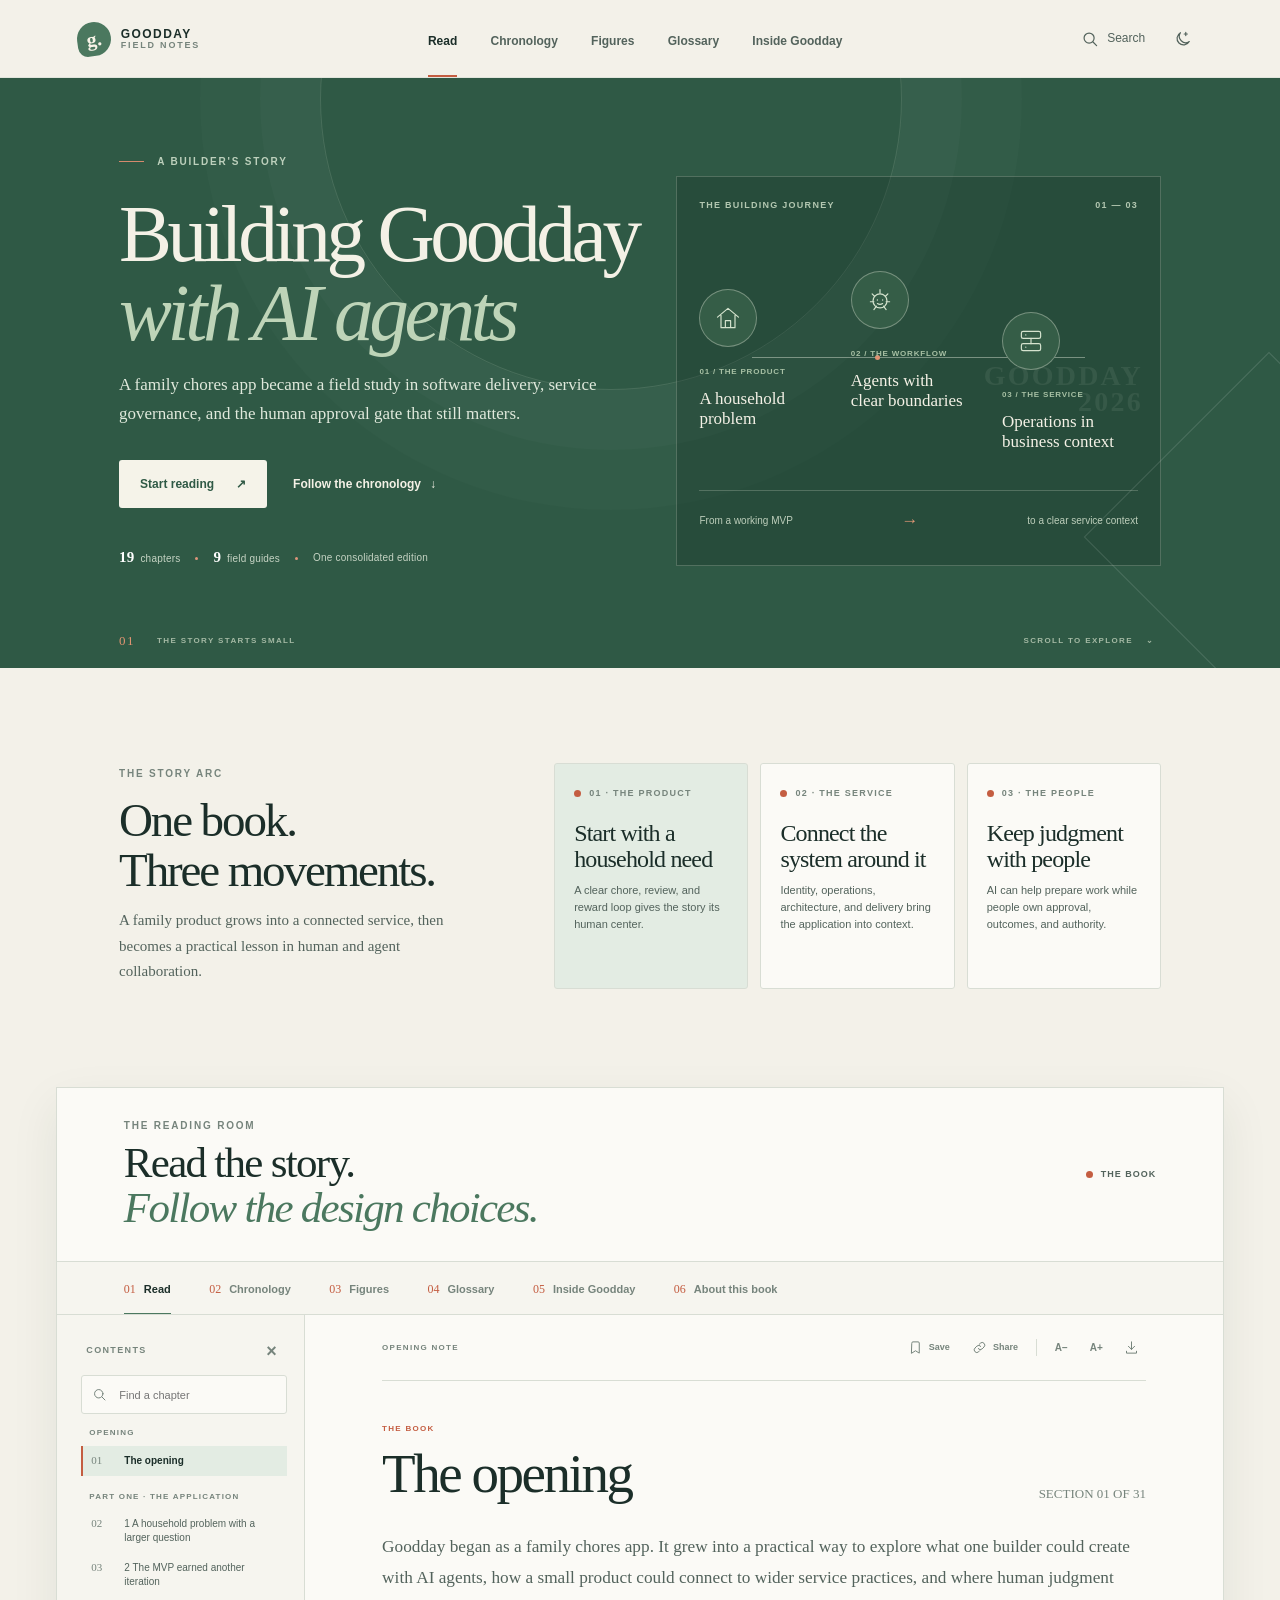
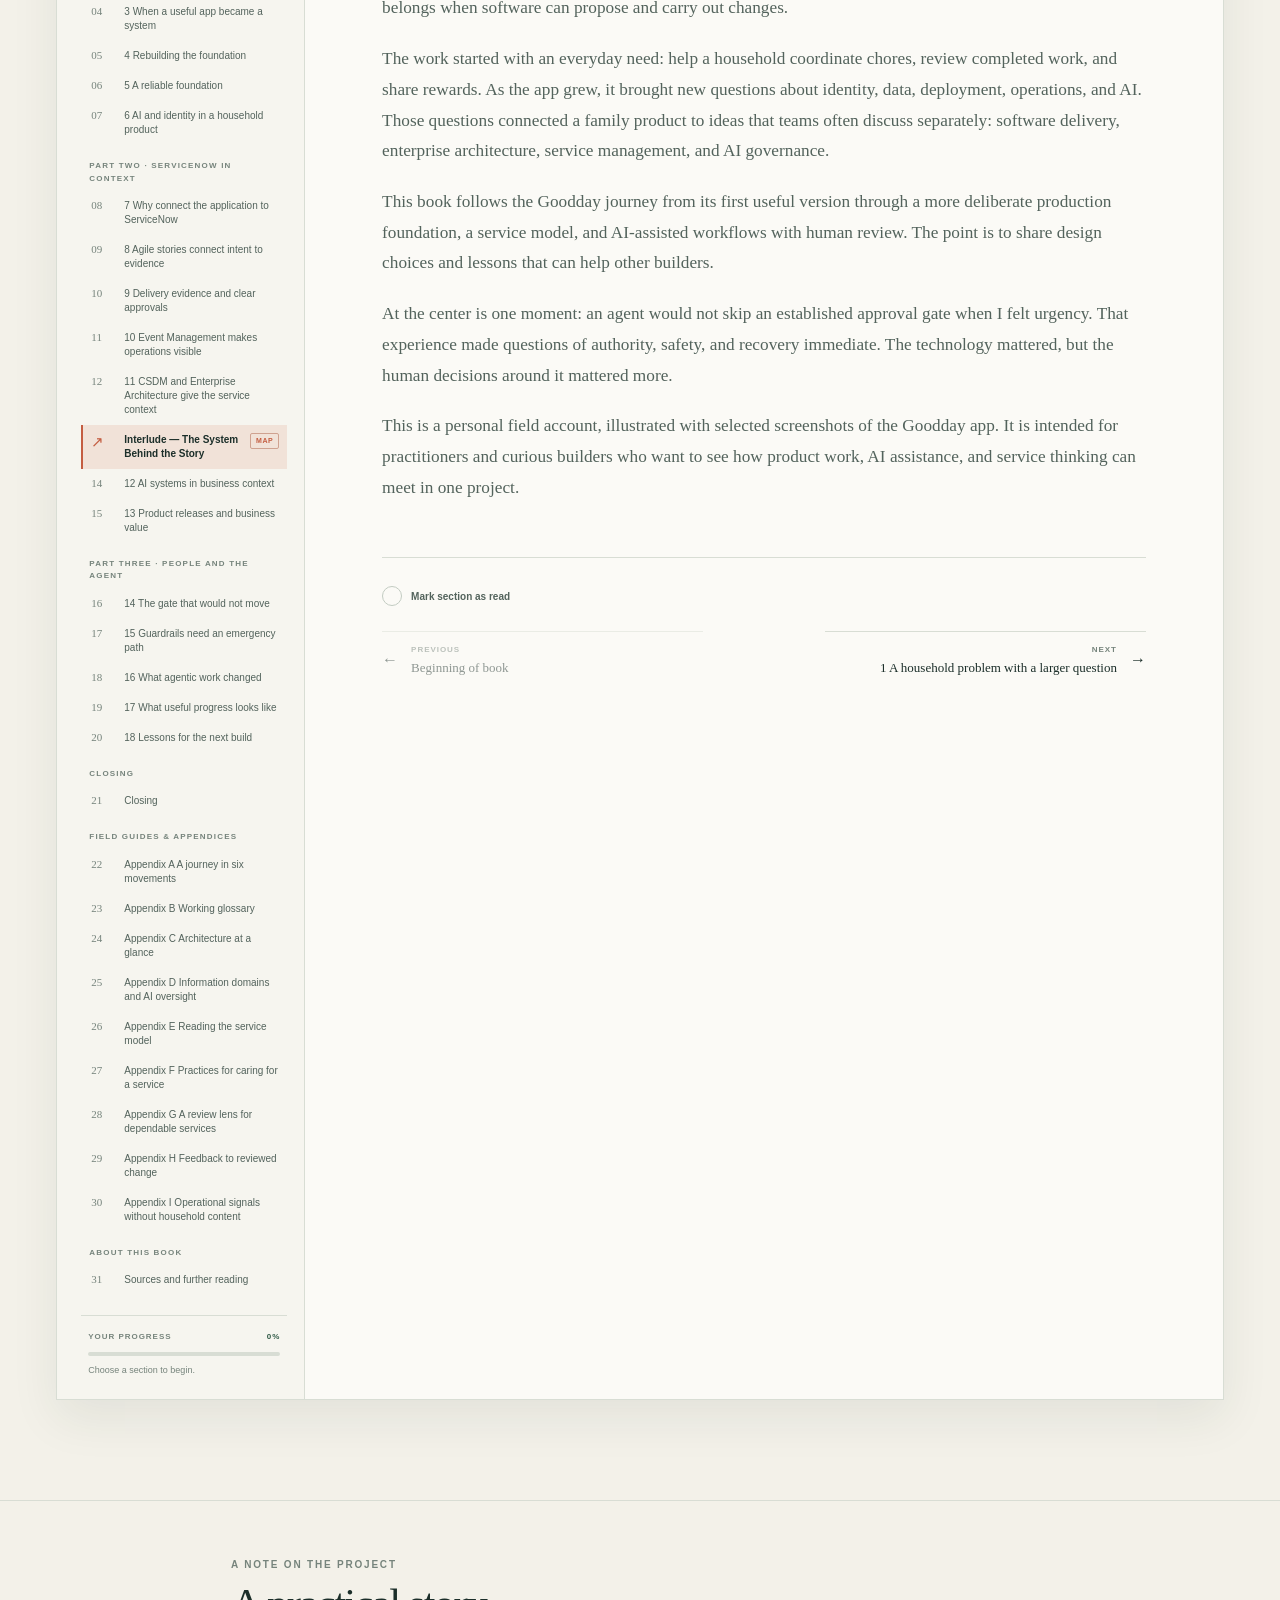
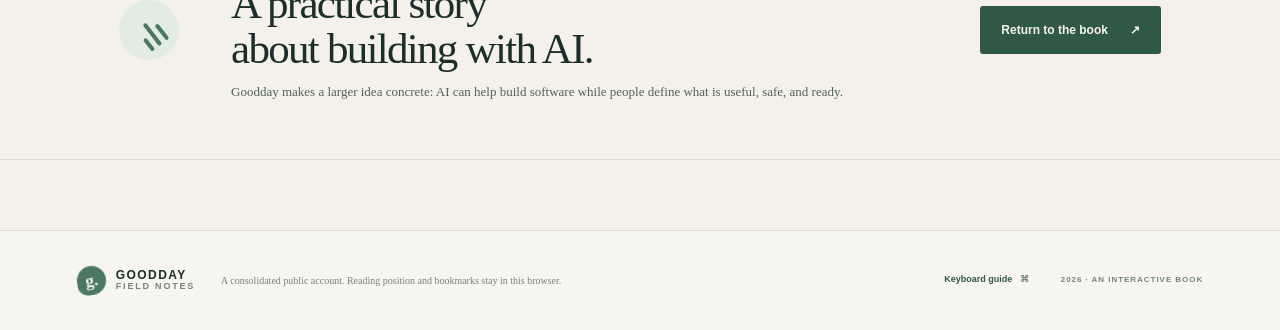
<file: index.html>
<!doctype html>
<html lang="en" data-theme="light">
<head>
  <meta charset="utf-8">
  <meta name="viewport" content="width=device-width, initial-scale=1">
  <meta name="theme-color" content="#f3f1e9">
  <meta name="description" content="An interactive book about building Goodday with AI agents, including an explorable service architecture map and the human decisions around it.">
  <meta http-equiv="Content-Security-Policy" content="default-src 'self'; img-src 'self' data: https://www.googletagmanager.com https://*.google-analytics.com; style-src 'self' 'unsafe-inline'; script-src 'self' https://www.googletagmanager.com; connect-src 'self' https://www.googletagmanager.com https://*.google-analytics.com https://*.google.com; object-src 'none'; base-uri 'self'; form-action 'none'">
  <title>Building Goodday — From a family app to a connected service</title>
  <link rel="icon" href="./favicon.svg" type="image/svg+xml">
  <link rel="manifest" href="./manifest.webmanifest">
  <link rel="stylesheet" href="./styles.css">
  <script src="./analytics.js" defer></script>
  <script src="./csdm-map.js" defer></script>
  <script src="./app.js" defer></script>
</head>
<body>
  <a class="skip-link" href="#main">Skip to the book</a>

  <header class="site-header">
    <a class="wordmark" href="#top" aria-label="Goodday Field Notes home">
      <span class="wordmark-seal" aria-hidden="true">g.</span>
      <span class="wordmark-copy"><strong>GOODDAY</strong><small>FIELD NOTES</small></span>
    </a>
    <nav class="top-nav" aria-label="Main navigation">
      <button class="nav-link is-current" type="button" data-view="read">Read</button>
      <button class="nav-link" type="button" data-view="timeline">Chronology</button>
      <button class="nav-link" type="button" data-view="gallery">Figures</button>
      <button class="nav-link" type="button" data-view="glossary">Glossary</button>
      <button class="nav-link" type="button" data-view="service-now">Inside Goodday</button>
    </nav>
    <div class="header-actions">
      <button class="icon-button search-trigger" type="button" id="search-open" aria-label="Search the book" title="Search the book (/)">
        <svg viewBox="0 0 24 24" aria-hidden="true"><circle cx="10.8" cy="10.8" r="6.7"></circle><path d="m16 16 4.8 4.8"></path></svg>
        <span>Search</span>
      </button>
      <button class="icon-button" type="button" id="theme-toggle" aria-label="Switch color theme" title="Switch color theme">
        <svg viewBox="0 0 24 24" aria-hidden="true"><path d="M20.4 15.4A8.5 8.5 0 0 1 8.6 3.6 8.7 8.7 0 1 0 20.4 15.4Z"></path><path d="M15.7 3.2v4.2M13.6 5.3h4.2"></path></svg>
      </button>
      <button class="menu-button" type="button" id="menu-toggle" aria-expanded="false" aria-controls="mobile-nav" aria-label="Open navigation">
        <span></span><span></span>
      </button>
    </div>
  </header>

  <nav class="mobile-nav" id="mobile-nav" aria-label="Mobile navigation" hidden>
    <button type="button" data-view="read">Read the book</button>
    <button type="button" data-view="timeline">The journey</button>
    <button type="button" data-view="gallery">Figures</button>
    <button type="button" data-view="glossary">Glossary</button>
    <button type="button" data-view="service-now">Inside Goodday</button>
    <button type="button" id="mobile-search-open">Search the book</button>
  </nav>

  <main id="main">
    <section class="hero" id="top" aria-labelledby="hero-title">
      <div class="hero-copy">
        <p class="eyebrow"><span class="eyebrow-rule"></span> A builder's story</p>
        <h1 id="hero-title">Building Goodday<br><em>with AI agents</em></h1>
        <p class="hero-deck">A family chores app became a field study in software delivery, service governance, and the human approval gate that still matters.</p>
        <div class="hero-actions">
          <button class="button button-light" type="button" data-open-book="field-account">
            Start reading <span aria-hidden="true">↗</span>
          </button>
          <button class="text-button hero-secondary" type="button" data-view="timeline">Follow the chronology <span aria-hidden="true">↓</span></button>
        </div>
        <div class="hero-meta">
          <span><strong id="chapter-count">18</strong> chapters</span><i aria-hidden="true"></i>
          <span><strong id="guide-count">9</strong> field guides</span><i aria-hidden="true"></i>
          <span>One consolidated edition</span>
        </div>
      </div>

      <div class="hero-art" aria-label="The story moves from household app to connected service">
        <div class="art-topline"><span>THE BUILDING JOURNEY</span><span>01 — 03</span></div>
        <div class="story-path" aria-hidden="true">
          <span class="path-line"></span>
          <div class="path-node node-home">
            <span class="node-icon"><svg viewBox="0 0 32 32"><path d="m4 15 12-10 12 10M8 13v14h16V13M13 27v-8h6v8"></path></svg></span>
            <small>01 / THE PRODUCT</small>
            <strong>A household<br>problem</strong>
          </div>
          <div class="path-node node-agent">
            <span class="node-icon"><svg viewBox="0 0 32 32"><path d="M16 4v4M7 9l3 3m15-3-3 3M5 18h4m14 0h4M9 27l3-4m11 4-3-4"></path><circle cx="16" cy="17" r="8"></circle><circle cx="13" cy="16" r=".8" class="eye"></circle><circle cx="19" cy="16" r=".8" class="eye"></circle><path d="M13 20q3 2 6 0"></path></svg></span>
            <small>02 / THE WORKFLOW</small>
            <strong>Agents with<br>clear boundaries</strong>
          </div>
          <div class="path-node node-service">
            <span class="node-icon"><svg viewBox="0 0 32 32"><rect x="5" y="5" width="22" height="8" rx="2"></rect><rect x="5" y="19" width="22" height="8" rx="2"></rect><path d="M10 9h.1M10 23h.1M16 13v6"></path></svg></span>
            <small>03 / THE SERVICE</small>
            <strong>Operations in<br>business context</strong>
          </div>
        </div>
        <div class="art-caption"><span>From a working MVP</span><b>→</b><span>to a clear service context</span></div>
        <div class="art-index">GOODDAY<br>2026</div>
      </div>
      <div class="hero-footnote"><span>01</span><span>THE STORY STARTS SMALL</span><span>SCROLL TO EXPLORE</span><span aria-hidden="true">⌄</span></div>
    </section>

    <section class="edition-shelf section-wrap" id="editions" aria-labelledby="editions-title">
      <div class="section-intro">
        <p class="eyebrow">THE STORY ARC</p>
        <h2 id="editions-title">One book.<br>Three movements.</h2>
        <p>A family product grows into a connected service, then becomes a practical lesson in human and agent collaboration.</p>
      </div>
      <div class="edition-grid">
        <article class="edition-card edition-primary">
          <span class="edition-label"><span class="edition-dot"></span> 01 · THE PRODUCT</span>
          <span class="edition-title">Start with a<br>household need</span>
          <span class="edition-description">A clear chore, review, and reward loop gives the story its human center.</span>
        </article>
        <article class="edition-card edition-secondary">
          <span class="edition-label"><span class="edition-dot"></span> 02 · THE SERVICE</span>
          <span class="edition-title">Connect the<br>system around it</span>
          <span class="edition-description">Identity, operations, architecture, and delivery bring the application into context.</span>
        </article>
        <article class="edition-card edition-secondary">
          <span class="edition-label"><span class="edition-dot"></span> 03 · THE PEOPLE</span>
          <span class="edition-title">Keep judgment<br>with people</span>
          <span class="edition-description">AI can help prepare work while people own approval, outcomes, and authority.</span>
        </article>
      </div>
    </section>

    <section class="workbench-wrap" id="workbench" aria-label="Interactive book workspace">
      <div class="workbench-head">
        <div>
          <p class="eyebrow">THE READING ROOM</p>
          <h2>Read the story.<br><em>Follow the design choices.</em></h2>
        </div>
        <div class="workbench-tools">
          <span class="edition-indicator" id="edition-indicator"><span class="edition-dot"></span><span>Loading the book…</span></span>
          <button class="subtle-button" type="button" id="resume-button" hidden>Resume reading <span aria-hidden="true">↗</span></button>
        </div>
      </div>
      <div class="view-tabs" role="tablist" aria-label="Explore the book">
        <button class="view-tab is-current" type="button" role="tab" aria-selected="true" data-view="read"><span>01</span> Read</button>
        <button class="view-tab" type="button" role="tab" aria-selected="false" data-view="timeline"><span>02</span> Chronology</button>
        <button class="view-tab" type="button" role="tab" aria-selected="false" data-view="gallery"><span>03</span> Figures</button>
        <button class="view-tab" type="button" role="tab" aria-selected="false" data-view="glossary"><span>04</span> Glossary</button>
        <button class="view-tab" type="button" role="tab" aria-selected="false" data-view="service-now"><span>05</span> Inside Goodday</button>
        <button class="view-tab" type="button" role="tab" aria-selected="false" data-view="sources"><span>06</span> About this book</button>
      </div>

      <section class="work-panel is-active" id="panel-read" data-panel="read" role="tabpanel" aria-label="Book reader">
        <div class="reader-layout">
          <aside class="reader-rail" aria-label="Contents and reading progress">
            <div class="rail-topline"><span>CONTENTS</span><button class="rail-filter-button" type="button" id="clear-chapter-filter" aria-label="Clear chapter filter" title="Clear chapter filter">×</button></div>
            <label class="chapter-filter-wrap">
              <span class="sr-only">Filter chapters</span>
              <svg viewBox="0 0 24 24" aria-hidden="true"><circle cx="10.8" cy="10.8" r="6.7"></circle><path d="m16 16 4.8 4.8"></path></svg>
              <input id="chapter-filter" type="search" placeholder="Find a chapter" autocomplete="off">
            </label>
            <nav id="table-of-contents" class="toc-list" aria-label="Book chapters"></nav>
            <div class="rail-progress">
              <div class="progress-label"><span>YOUR PROGRESS</span><span id="progress-percent">0%</span></div>
              <div class="progress-track" role="progressbar" aria-label="Reading progress" aria-valuemin="0" aria-valuemax="100" aria-valuenow="0" id="progress-bar"><span></span></div>
              <p id="progress-copy">Choose a chapter to begin.</p>
            </div>
          </aside>
          <article class="reader" id="reader-article">
            <div class="reader-toolbar">
              <div class="reader-kicker" id="reader-kicker">CHAPTER —</div>
              <div class="reader-controls">
                <button class="reader-tool" type="button" id="bookmark-button" aria-pressed="false" title="Save this section">
                  <svg viewBox="0 0 24 24" aria-hidden="true"><path d="M6 4.8A1.8 1.8 0 0 1 7.8 3h8.4A1.8 1.8 0 0 1 18 4.8V21l-6-3.8L6 21z"></path></svg><span>Save</span>
                </button>
                <button class="reader-tool" type="button" id="share-button" title="Copy a link to this section">
                  <svg viewBox="0 0 24 24" aria-hidden="true"><path d="M10 13.8a4.2 4.2 0 0 0 6.2.4l3-3a4.2 4.2 0 0 0-5.9-6l-1.7 1.7"></path><path d="M14 10.2a4.2 4.2 0 0 0-6.2-.4l-3 3a4.2 4.2 0 0 0 5.9 6l1.7-1.7"></path></svg><span>Share</span>
                </button>
                <span class="toolbar-divider" aria-hidden="true"></span>
                <button class="reader-tool compact-tool" type="button" id="font-smaller" aria-label="Decrease text size" title="Decrease text size">A−</button>
                <button class="reader-tool compact-tool" type="button" id="font-larger" aria-label="Increase text size" title="Increase text size">A+</button>
                <a class="reader-tool compact-tool" id="download-book-top" href="./output/pdf/goodday-book.pdf" download="building-goodday.pdf" aria-label="Download the full book as PDF" title="Download the full book as PDF">
                  <svg viewBox="0 0 24 24" aria-hidden="true"><path d="M12 3v12M7 10l5 5 5-5M4 18v3h16v-3"></path></svg>
                </a>
              </div>
            </div>
            <div class="reader-heading-row">
              <div><p class="reader-page-label" id="reader-page-label">THE FIELD ACCOUNT</p><h1 id="reader-title">Loading the manuscript…</h1></div>
              <span class="section-count" id="section-count"></span>
            </div>
            <div class="reader-body" id="reader-body" aria-live="polite"></div>
            <div class="reader-endmatter">
              <button class="mark-read-button" type="button" id="mark-read-button" aria-pressed="false"><span class="read-check" aria-hidden="true">✓</span><span>Mark section as read</span></button>
              <div class="chapter-pager">
                <button class="pager-button pager-prev" type="button" id="previous-section"><span aria-hidden="true">←</span><span><small>PREVIOUS</small><strong>—</strong></span></button>
                <button class="pager-button pager-next" type="button" id="next-section"><span><small>NEXT</small><strong>—</strong></span><span aria-hidden="true">→</span></button>
              </div>
            </div>
          </article>
        </div>
      </section>

      <section class="work-panel" id="panel-timeline" data-panel="timeline" role="tabpanel" aria-label="Story chronology" hidden>
        <div class="explore-panel-header">
          <div><p class="eyebrow">THE JOURNEY AT A GLANCE</p><h3>From household app<br>to connected service.</h3></div>
          <div class="panel-note"><span class="note-mark">i</span><p>Six movements follow the product from an everyday household need to a service shaped around people and AI.</p></div>
        </div>
        <div class="timeline-filters">
          <label class="select-label">SHOW THE STORY
            <select id="timeline-filter"><option value="all">All movements</option></select>
          </label>
          <span id="timeline-count" class="result-count"></span>
        </div>
        <div class="timeline-list" id="timeline-list"></div>
      </section>

      <section class="work-panel" id="panel-gallery" data-panel="gallery" role="tabpanel" aria-label="Book figures" hidden>
        <div class="explore-panel-header">
          <div><p class="eyebrow">SELECTED APP ILLUSTRATIONS</p><h3>See the product in use.</h3></div>
          <div class="panel-note"><span class="note-mark">↗</span><p>Three selected Goodday app screens. Select an image to inspect it and read its caption.</p></div>
        </div>
        <div class="gallery-grid" id="gallery-grid"></div>
      </section>

      <section class="work-panel" id="panel-glossary" data-panel="glossary" role="tabpanel" aria-label="Glossary" hidden>
        <div class="explore-panel-header">
          <div><p class="eyebrow">A WORKING GLOSSARY</p><h3>Words for the<br><em>system behind the story.</em></h3></div>
          <div class="panel-note"><span class="note-mark">Aa</span><p>Definitions are drawn from the book's field guide. Search a term or browse the complete list.</p></div>
        </div>
        <div class="glossary-tools">
          <label class="search-field-wrap"><span class="sr-only">Search glossary terms</span><svg viewBox="0 0 24 24" aria-hidden="true"><circle cx="10.8" cy="10.8" r="6.7"></circle><path d="m16 16 4.8 4.8"></path></svg><input type="search" id="glossary-search" placeholder="Search terms like CSDM or IRE"></label>
          <span id="glossary-count" class="result-count"></span>
        </div>
        <div class="glossary-grid" id="glossary-grid"></div>
      </section>

      <section class="work-panel" id="panel-sources" data-panel="sources" role="tabpanel" aria-label="About this book" hidden>
        <div class="explore-panel-header">
          <div><p class="eyebrow">ABOUT THIS BOOK</p><h3>One continuous<br>Goodday story.</h3></div>
          <div class="panel-note"><span class="note-mark">i</span><p>A single narrative brings together the product journey, service design, and human approval boundaries.</p></div>
        </div>
        <div class="source-cards" id="source-cards"></div>
        <div class="pdf-download">
          <a class="button button-dark" id="download-book" href="./output/pdf/goodday-book.pdf" download="building-goodday.pdf">Download book as PDF <span aria-hidden="true">↓</span></a>
          <p>Downloads the complete, illustrated edition.</p>
        </div>
        <div class="scope-content" id="scope-content"></div>
      </section>

      <section class="work-panel service-now-panel" id="panel-service-now" data-panel="service-now" role="tabpanel" aria-label="Inside Goodday field guide" hidden>
        <div class="explore-panel-header">
          <div><p class="eyebrow">THE SYSTEM BEHIND THE STORY</p><h3>Explore Goodday<br><em>from every angle.</em></h3></div>
          <div class="panel-note"><span class="note-mark">↗</span><p>Follow the architecture, artificial intelligence, operations, service map, and delivery evidence through readable local record pages.</p></div>
        </div>
        <div class="service-now-intro"><span class="offline-status-dot" aria-hidden="true"></span><p>Offline HTML snapshot · captured 21 Oct 2026 · drawn from Enterprise Architecture, Artificial Intelligence Control Tower, Service Operations, Service Mapping, and DevOps Change workspaces.</p><a class="button button-dark" href="./servicenow-offline/index.html" target="_blank" rel="noopener">Open full-width guide ↗</a></div>
        <iframe class="service-now-record-frame" src="./servicenow-offline/index.html" title="Inside Goodday · offline system guide" loading="lazy"></iframe>
      </section>
    </section>

    <section class="closing-note section-wrap" aria-labelledby="closing-title">
      <div class="closing-mark" aria-hidden="true"><span></span><span></span><span></span></div>
      <div>
        <p class="eyebrow">A NOTE ON THE PROJECT</p>
        <h2 id="closing-title">A practical story<br>about building with AI.</h2>
        <p>Goodday makes a larger idea concrete: AI can help build software while people define what is useful, safe, and ready.</p>
      </div>
      <button class="button button-dark" type="button" data-open-book="field-account">Return to the book <span aria-hidden="true">↗</span></button>
    </section>
  </main>

  <div class="print-book" id="print-book" aria-hidden="true"></div>

  <footer class="site-footer">
    <a class="wordmark footer-wordmark" href="#top"><span class="wordmark-seal" aria-hidden="true">g.</span><span class="wordmark-copy"><strong>GOODDAY</strong><small>FIELD NOTES</small></span></a>
    <p>A consolidated public account. Reading position and bookmarks stay in this browser.</p>
    <button type="button" class="footer-help" id="help-open">Keyboard guide <span aria-hidden="true">⌘</span></button>
    <span class="footer-date">2026 · AN INTERACTIVE BOOK</span>
  </footer>

  <dialog class="search-dialog" id="search-dialog" aria-labelledby="search-title">
    <div class="dialog-topline"><div><p class="eyebrow">SEARCH THE BOOK</p><h2 id="search-title">Find a passage</h2></div><button type="button" class="dialog-close" data-close-dialog="search-dialog" aria-label="Close search">×</button></div>
    <label class="global-search-wrap"><svg viewBox="0 0 24 24" aria-hidden="true"><circle cx="10.8" cy="10.8" r="6.7"></circle><path d="m16 16 4.8 4.8"></path></svg><span class="sr-only">Search the book</span><input id="global-search" type="search" placeholder="Try “approval gate” or “human review”" autocomplete="off"></label>
    <p class="search-caption">Search the book. Press <kbd>Esc</kbd> to close.</p>
    <div class="search-results" id="search-results" aria-live="polite"><p class="empty-search">Enter a word or phrase to begin.</p></div>
  </dialog>

  <dialog class="image-dialog" id="image-dialog" aria-label="Figure viewer">
    <button type="button" class="dialog-close image-close" data-close-dialog="image-dialog" aria-label="Close image viewer">×</button>
    <button type="button" class="image-step image-step-prev" id="image-previous" aria-label="Previous figure">←</button>
    <figure class="lightbox-figure"><img id="lightbox-image" alt=""><figcaption id="lightbox-caption"></figcaption></figure>
    <button type="button" class="image-step image-step-next" id="image-next" aria-label="Next figure">→</button>
    <div class="lightbox-index" id="lightbox-index"></div>
  </dialog>

  <dialog class="help-dialog" id="help-dialog" aria-labelledby="help-title">
    <div class="dialog-topline"><div><p class="eyebrow">QUICK CONTROLS</p><h2 id="help-title">Keyboard guide</h2></div><button type="button" class="dialog-close" data-close-dialog="help-dialog" aria-label="Close keyboard guide">×</button></div>
    <dl class="shortcut-list">
      <div><dt><kbd>/</kbd></dt><dd>Search the book</dd></div>
      <div><dt><kbd>←</kbd> <kbd>→</kbd></dt><dd>Move between sections while reading</dd></div>
      <div><dt><kbd>B</kbd></dt><dd>Bookmark the current section</dd></div>
      <div><dt><kbd>?</kbd></dt><dd>Open this guide</dd></div>
      <div><dt><kbd>Esc</kbd></dt><dd>Close a dialog</dd></div>
    </dl>
  </dialog>
  <noscript><p class="noscript-note">This interactive reader needs JavaScript to prepare the book for reading and PDF export.</p></noscript>
</body>
</html>
</file>
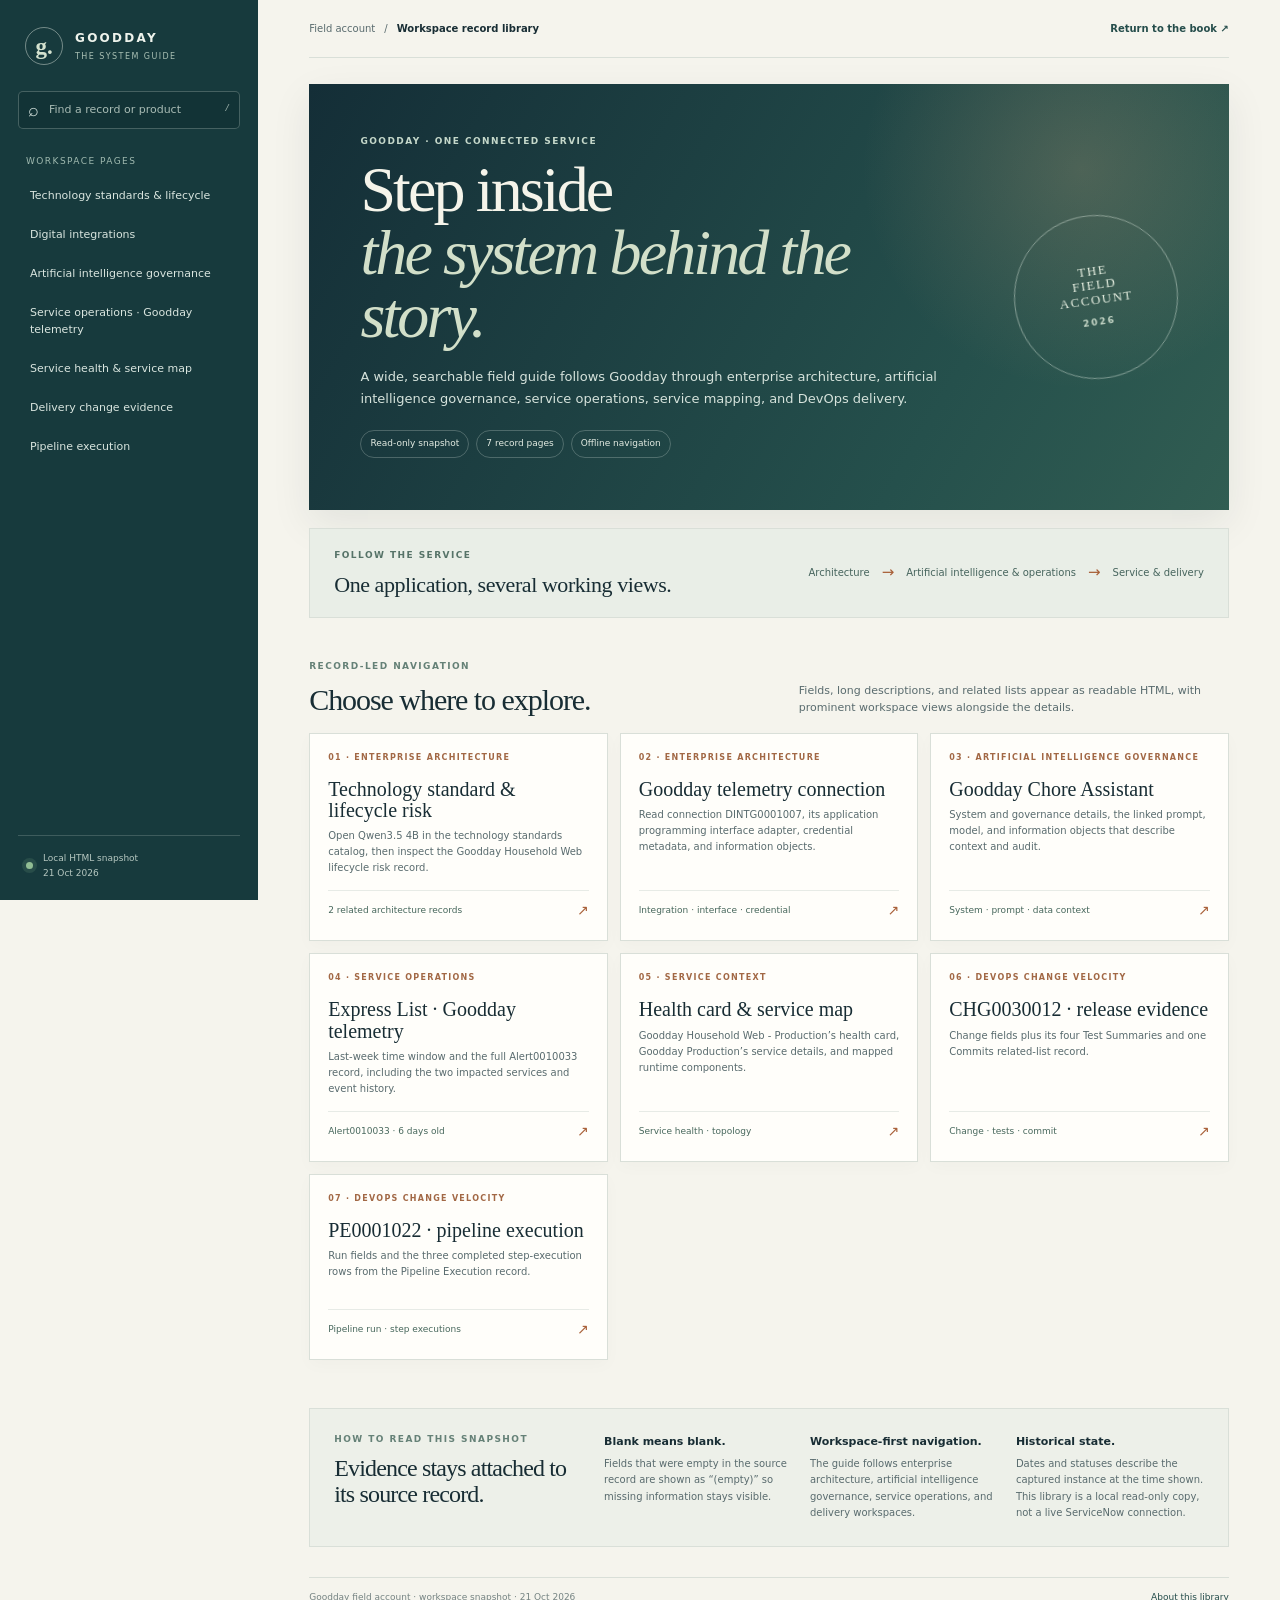
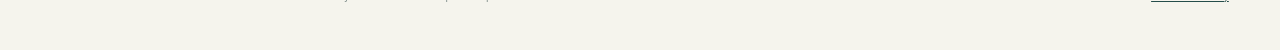
<file: servicenow-offline/index.html>
<!doctype html>
<html lang="en">
<head>
  <meta charset="utf-8">
  <meta name="viewport" content="width=device-width, initial-scale=1">
  <meta name="theme-color" content="#142d38">
  <meta name="description" content="A readable, offline HTML record library following Goodday through ServiceNow workspaces.">
  <title>Inside Goodday · The system behind the story</title>
  <link rel="stylesheet" href="./styles.css">
  <script src="./app.js" defer></script>
</head>
<body>
  <div class="library-shell">
    <aside class="sidebar">
      <a class="brand" href="./index.html" aria-label="Inside Goodday field guide home">
        <span class="brand-mark" aria-hidden="true">g.</span>
        <span><strong>GOODDAY</strong><small>THE SYSTEM GUIDE</small></span>
      </a>
      <label class="search-wrap" for="record-search">
        <span aria-hidden="true">⌕</span>
        <input id="record-search" type="search" placeholder="Find a record or product">
        <kbd>/</kbd>
      </label>
      <p class="side-label">WORKSPACE PAGES</p>
      <nav class="side-nav" aria-label="Offline record pages">
        <a href="./records/ea-technology.html">Technology standards &amp; lifecycle</a>
        <a href="./records/ea-digital-integration.html">Digital integrations</a>
        <a href="./records/aict-chore-assistant.html">Artificial intelligence governance</a>
        <a href="./records/sow-alert.html">Service operations · Goodday telemetry</a>
        <a href="./records/service-health-map.html">Service health &amp; service map</a>
        <a href="./records/devops-change.html">Delivery change evidence</a>
        <a href="./records/devops-pipeline-run.html">Pipeline execution</a>
      </nav>
      <div class="sidebar-note">
        <span class="status-dot" aria-hidden="true"></span>
        <span>Local HTML snapshot<br>21 Oct 2026</span>
      </div>
    </aside>

    <main class="main-shell" id="main">
      <header class="topbar">
        <div class="breadcrumbs"><span>Field account</span><span aria-hidden="true">/</span><strong>Workspace record library</strong></div>
        <a class="top-link" href="../index.html#service-now" target="_top">Return to the book ↗</a>
      </header>

      <section class="library-hero">
        <div class="hero-copy">
          <p class="eyebrow">GOODDAY · ONE CONNECTED SERVICE</p>
          <h1>Step inside<br><em>the system behind the story.</em></h1>
          <p class="hero-deck">A wide, searchable field guide follows Goodday through enterprise architecture, artificial intelligence governance, service operations, service mapping, and DevOps delivery.</p>
          <div class="hero-meta">
            <span>Read-only snapshot</span><span>7 record pages</span><span>Offline navigation</span>
          </div>
        </div>
        <div class="hero-stamp" aria-hidden="true"><span>THE<br>FIELD<br>ACCOUNT</span><b>2026</b></div>
      </section>

      <section class="journey-band" aria-labelledby="journey-title">
        <div>
          <p class="eyebrow">FOLLOW THE SERVICE</p>
          <h2 id="journey-title">One application, several working views.</h2>
        </div>
        <div class="journey-steps" aria-label="Architecture to operations to delivery">
          <span>Architecture</span><b aria-hidden="true">→</b><span>Artificial intelligence &amp; operations</span><b aria-hidden="true">→</b><span>Service &amp; delivery</span>
        </div>
      </section>

      <section class="catalog-section" aria-labelledby="catalog-title">
        <div class="section-heading">
        <div><p class="eyebrow">RECORD-LED NAVIGATION</p><h2 id="catalog-title">Choose where to explore.</h2></div>
          <p>Fields, long descriptions, and related lists appear as readable HTML, with prominent workspace views alongside the details.</p>
        </div>
        <div class="record-grid" id="record-grid">
          <a class="record-card" href="./records/ea-technology.html" data-search="enterprise architecture workspace trm qwen technology lifecycle risk tlm">
            <span class="card-index">01 · ENTERPRISE ARCHITECTURE</span><h3>Technology standard &amp; lifecycle risk</h3>
            <p>Open Qwen3.5 4B in the technology standards catalog, then inspect the Goodday Household Web lifecycle risk record.</p>
            <span class="card-foot">2 related architecture records <b>↗</b></span>
          </a>
          <a class="record-card" href="./records/ea-digital-integration.html" data-search="enterprise architecture digital integration interface credentials oauth service now telemetry information object">
            <span class="card-index">02 · ENTERPRISE ARCHITECTURE</span><h3>Goodday telemetry connection</h3>
            <p>Read connection DINTG0001007, its application programming interface adapter, credential metadata, and information objects.</p>
            <span class="card-foot">Integration · interface · credential <b>↗</b></span>
          </a>
          <a class="record-card" href="./records/aict-chore-assistant.html" data-search="ai control tower aict chore assistant system prompt model use case information object governance">
            <span class="card-index">03 · ARTIFICIAL INTELLIGENCE GOVERNANCE</span><h3>Goodday Chore Assistant</h3>
            <p>System and governance details, the linked prompt, model, and information objects that describe context and audit.</p>
            <span class="card-foot">System · prompt · data context <b>↗</b></span>
          </a>
          <a class="record-card" href="./records/sow-alert.html" data-search="service operations workspace express list last week alert0010033 impacted services telemetry">
            <span class="card-index">04 · SERVICE OPERATIONS</span><h3>Express List · Goodday telemetry</h3>
            <p>Last-week time window and the full Alert0010033 record, including the two impacted services and event history.</p>
            <span class="card-foot">Alert0010033 · 6 days old <b>↗</b></span>
          </a>
          <a class="record-card" href="./records/service-health-map.html" data-search="service dashboard health goodday household production service mapping topology cmdb service">
            <span class="card-index">05 · SERVICE CONTEXT</span><h3>Health card &amp; service map</h3>
            <p>Goodday Household Web - Production’s health card, Goodday Production’s service details, and mapped runtime components.</p>
            <span class="card-foot">Service health · topology <b>↗</b></span>
          </a>
          <a class="record-card" href="./records/devops-change.html" data-search="devops change velocity dvc change request chg0030012 test summaries commits evidence package">
            <span class="card-index">06 · DEVOPS CHANGE VELOCITY</span><h3>CHG0030012 · release evidence</h3>
            <p>Change fields plus its four Test Summaries and one Commits related-list record.</p>
            <span class="card-foot">Change · tests · commit <b>↗</b></span>
          </a>
          <a class="record-card" href="./records/devops-pipeline-run.html" data-search="devops pipeline run execution pe0001022 steps build test passing percentage">
            <span class="card-index">07 · DEVOPS CHANGE VELOCITY</span><h3>PE0001022 · pipeline execution</h3>
            <p>Run fields and the three completed step-execution rows from the Pipeline Execution record.</p>
            <span class="card-foot">Pipeline run · step executions <b>↗</b></span>
          </a>
        </div>
        <p class="search-empty" id="search-empty" hidden>No pages match that search.</p>
      </section>

      <section class="reading-notes" aria-labelledby="notes-title">
        <div>
          <p class="eyebrow">HOW TO READ THIS SNAPSHOT</p>
          <h2 id="notes-title">Evidence stays attached to its source record.</h2>
        </div>
        <div class="notes-grid">
          <p><strong>Blank means blank.</strong> Fields that were empty in the source record are shown as “(empty)” so missing information stays visible.</p>
          <p><strong>Workspace-first navigation.</strong> The guide follows enterprise architecture, artificial intelligence governance, service operations, and delivery workspaces.</p>
          <p><strong>Historical state.</strong> Dates and statuses describe the captured instance at the time shown. This library is a local read-only copy, not a live ServiceNow connection.</p>
        </div>
      </section>

      <footer class="page-footer"><span>Goodday field account · workspace snapshot · 21 Oct 2026</span><span><a href="./about.html">About this library</a></span></footer>
    </main>
  </div>
</body>
</html>
</file>
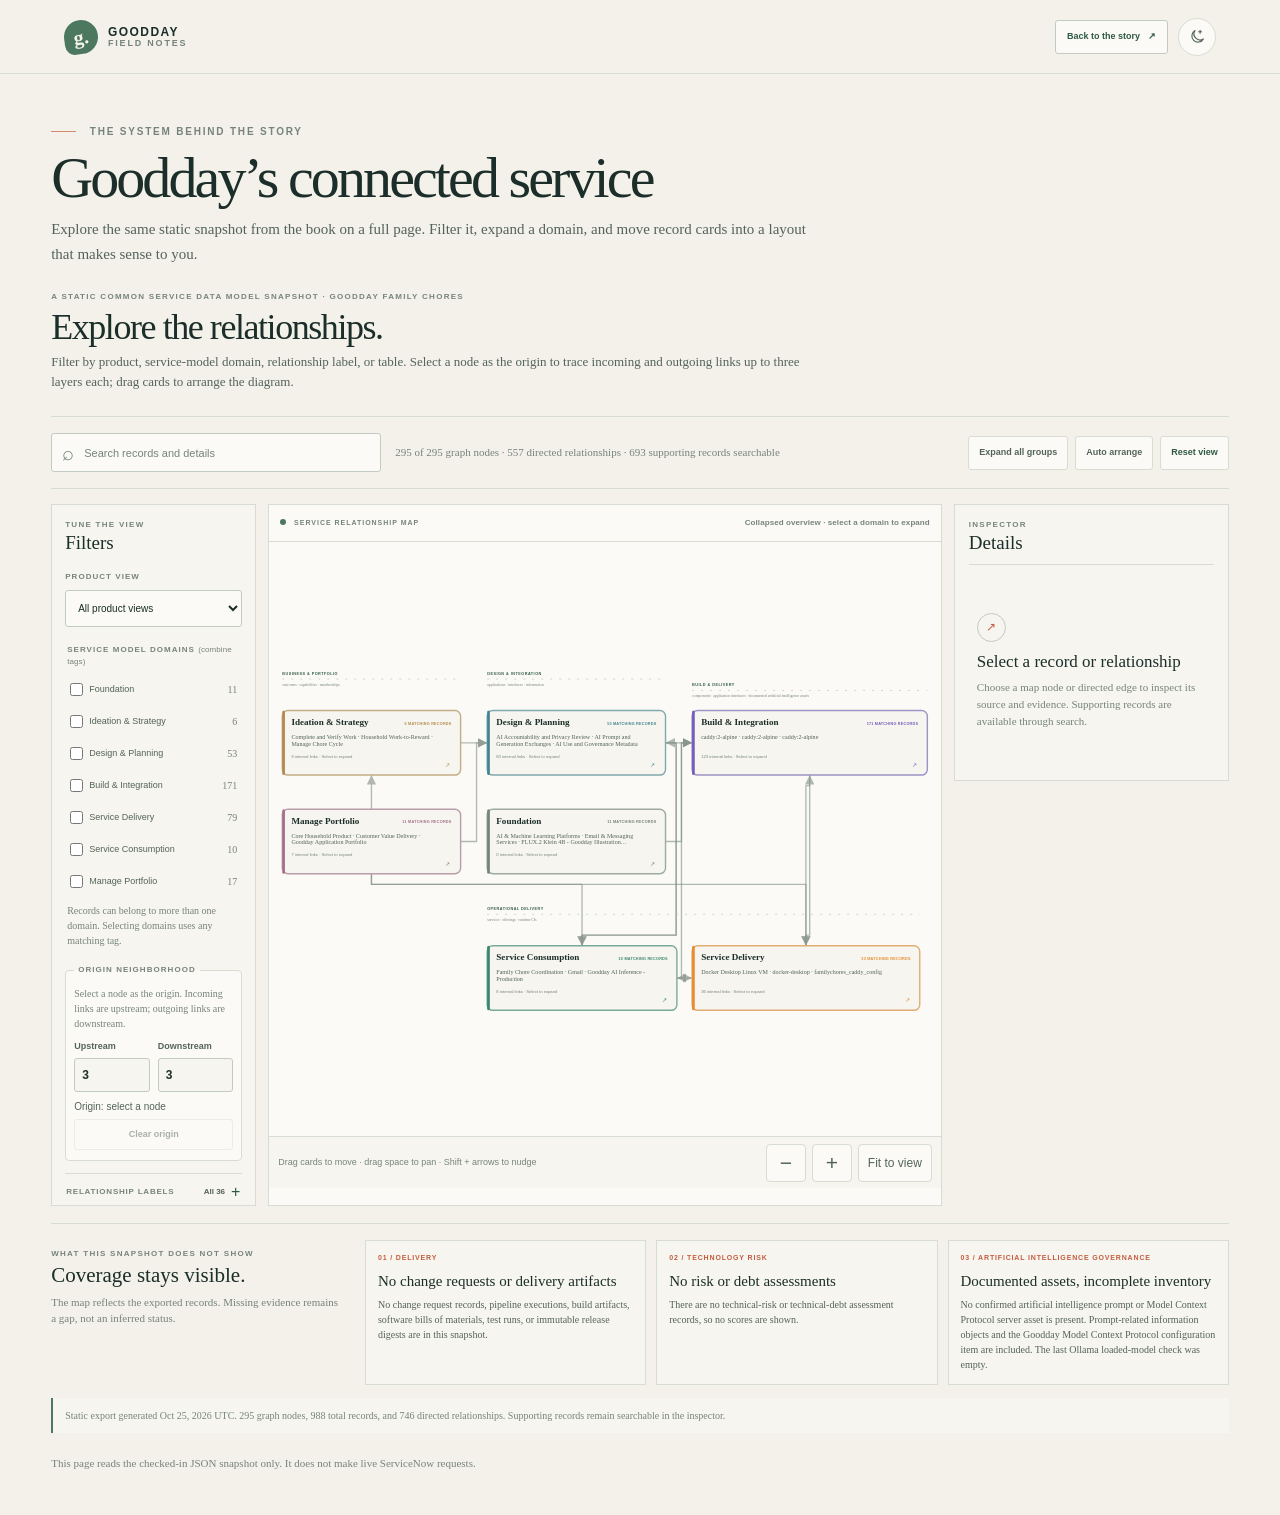
<file: service-map.html>
<!doctype html>
<html lang="en" data-theme="light">
<head>
  <meta charset="utf-8">
  <meta name="viewport" content="width=device-width, initial-scale=1">
  <meta name="theme-color" content="#f3f1e9">
  <meta name="description" content="Explore Goodday's static service architecture map: filter, move records, and follow the relationships around the family chores application.">
  <meta http-equiv="Content-Security-Policy" content="default-src 'self'; img-src 'self' data:; style-src 'self' 'unsafe-inline'; script-src 'self'; connect-src 'self'; object-src 'none'; base-uri 'self'; form-action 'none'">
  <title>The System Behind the Story · Goodday</title>
  <link rel="icon" href="./favicon.svg" type="image/svg+xml">
  <link rel="stylesheet" href="./styles.css">
  <script src="./csdm-map.js" defer></script>
  <script src="./service-map-page.js" defer></script>
</head>
<body class="standalone-map-page">
  <a class="skip-link" href="#standalone-main">Skip to the map</a>
  <header class="standalone-map-header">
    <a class="wordmark" href="./index.html?book=field-account&amp;section=field-account-interlude-the-system-behind-the-story#read" aria-label="Goodday Field Notes — return to the book">
      <span class="wordmark-seal" aria-hidden="true">g.</span>
      <span class="wordmark-copy"><strong>GOODDAY</strong><small>FIELD NOTES</small></span>
    </a>
    <div class="standalone-map-actions">
      <a class="standalone-back-link" href="./index.html?book=field-account&amp;section=field-account-interlude-the-system-behind-the-story#read">Back to the story <span aria-hidden="true">↗</span></a>
      <button class="icon-button" type="button" id="standalone-theme-toggle" aria-label="Switch color theme" title="Switch color theme">
        <svg viewBox="0 0 24 24" aria-hidden="true"><path d="M20.4 15.4A8.5 8.5 0 0 1 8.6 3.6 8.7 8.7 0 1 0 20.4 15.4Z"></path><path d="M15.7 3.2v4.2M13.6 5.3h4.2"></path></svg>
      </button>
    </div>
  </header>
  <main class="standalone-map-main" id="standalone-main">
    <div class="standalone-map-intro">
      <p class="eyebrow"><span class="eyebrow-rule"></span> THE SYSTEM BEHIND THE STORY</p>
      <h1>Goodday’s connected service</h1>
      <p>Explore the same static snapshot from the book on a full page. Filter it, expand a domain, and move record cards into a layout that makes sense to you.</p>
    </div>
    <div class="csdm-map-mount" data-csdm-map-mount>
      <p class="csdm-map-static-note">Loading the static relationship map…</p>
    </div>
    <p class="standalone-map-footnote">This page reads the checked-in JSON snapshot only. It does not make live ServiceNow requests.</p>
  </main>
</body>
</html>
</file>
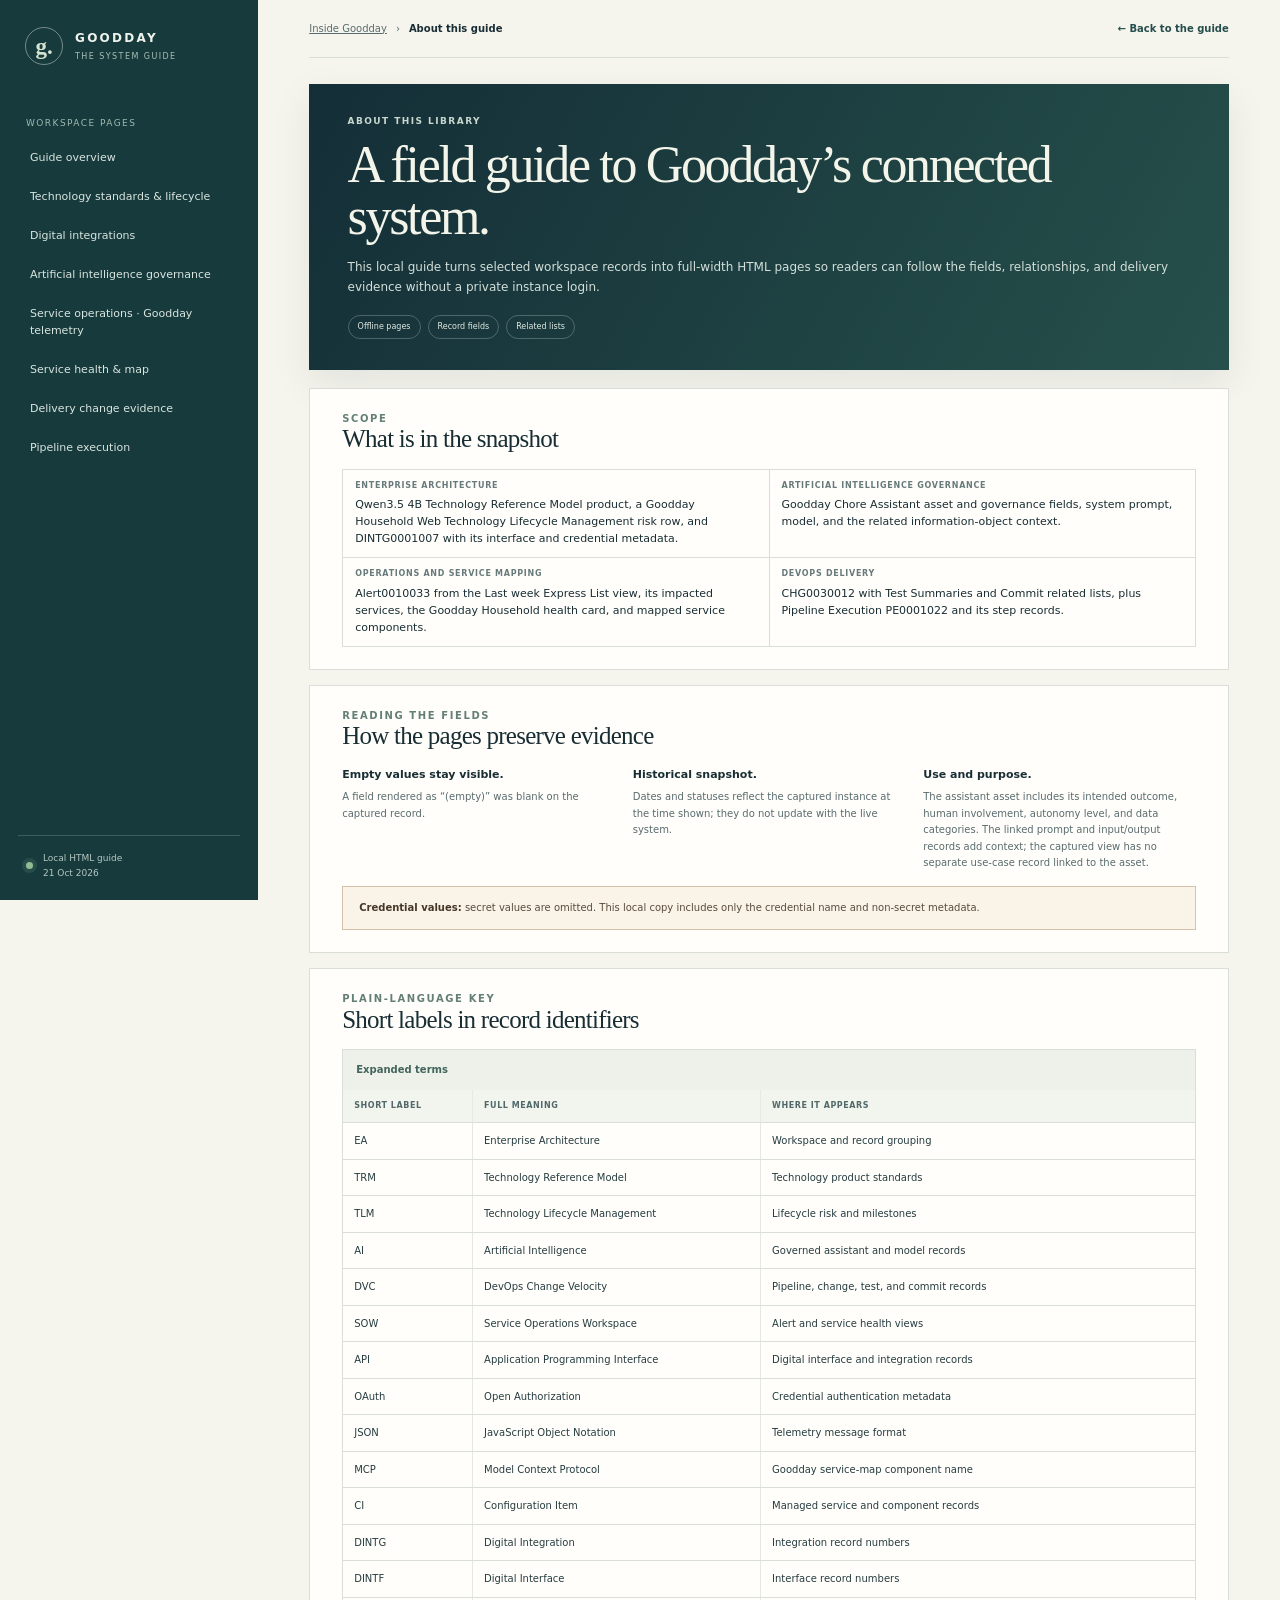
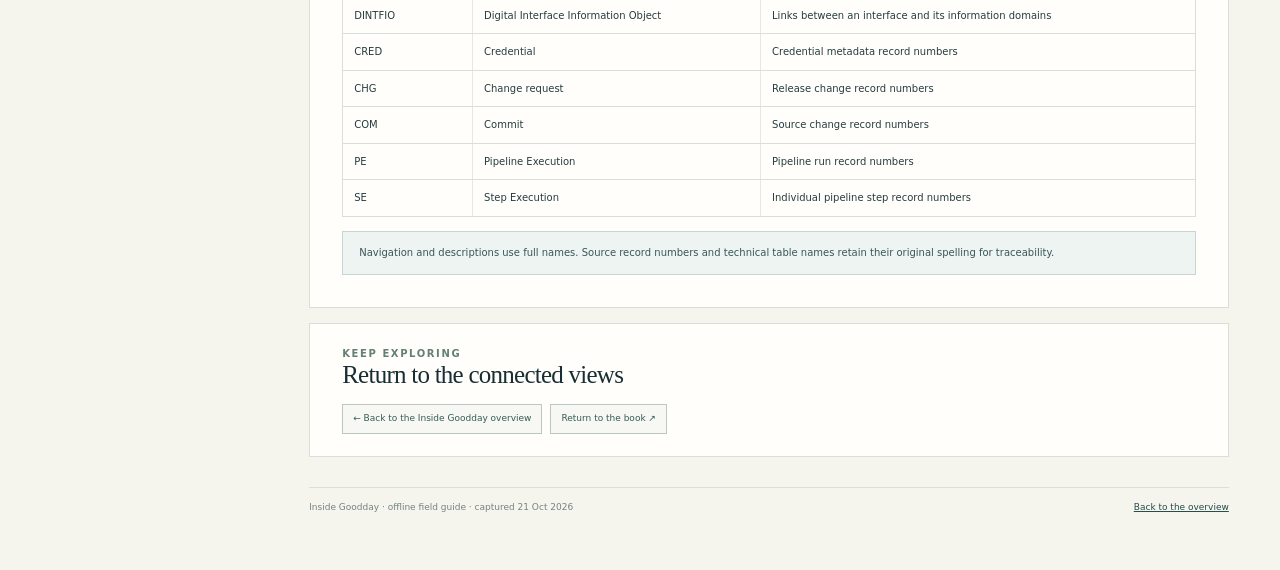
<file: servicenow-offline/about.html>
<!doctype html>
<html lang="en">
<head>
  <meta charset="utf-8">
  <meta name="viewport" content="width=device-width, initial-scale=1">
  <meta name="theme-color" content="#142d38">
  <title>About Inside Goodday · The system guide</title>
  <link rel="stylesheet" href="./styles.css">
</head>
<body>
  <div class="record-layout">
    <aside class="sidebar">
      <a class="brand" href="./index.html"><span class="brand-mark" aria-hidden="true">g.</span><span><strong>GOODDAY</strong><small>THE SYSTEM GUIDE</small></span></a>
      <p class="side-label">WORKSPACE PAGES</p>
      <nav class="side-nav" aria-label="Offline record pages">
        <a href="./index.html">Guide overview</a>
        <a href="./records/ea-technology.html">Technology standards &amp; lifecycle</a>
        <a href="./records/ea-digital-integration.html">Digital integrations</a>
        <a href="./records/aict-chore-assistant.html">Artificial intelligence governance</a>
        <a href="./records/sow-alert.html">Service operations · Goodday telemetry</a>
        <a href="./records/service-health-map.html">Service health &amp; map</a>
        <a href="./records/devops-change.html">Delivery change evidence</a>
        <a href="./records/devops-pipeline-run.html">Pipeline execution</a>
      </nav>
      <div class="sidebar-note"><span class="status-dot" aria-hidden="true"></span><span>Local HTML guide<br>21 Oct 2026</span></div>
    </aside>
    <main class="record-main">
      <header class="topbar">
        <div class="breadcrumbs"><a href="./index.html">Inside Goodday</a><span>›</span><strong>About this guide</strong></div>
        <a class="top-link" href="./index.html">← Back to the guide</a>
      </header>
      <section class="record-hero">
        <p class="eyebrow">ABOUT THIS LIBRARY</p>
        <h1>A field guide to Goodday’s connected system.</h1>
        <p>This local guide turns selected workspace records into full-width HTML pages so readers can follow the fields, relationships, and delivery evidence without a private instance login.</p>
        <div class="record-tags"><span>Offline pages</span><span>Record fields</span><span>Related lists</span></div>
      </section>
      <section class="section-card" aria-labelledby="scope">
        <div class="section-head"><div><p class="eyebrow">SCOPE</p><h2 id="scope">What is in the snapshot</h2></div></div>
        <div class="field-grid">
          <div><dt>Enterprise architecture</dt><dd>Qwen3.5 4B Technology Reference Model product, a Goodday Household Web Technology Lifecycle Management risk row, and DINTG0001007 with its interface and credential metadata.</dd></div>
          <div><dt>Artificial intelligence governance</dt><dd>Goodday Chore Assistant asset and governance fields, system prompt, model, and the related information-object context.</dd></div>
          <div><dt>Operations and service mapping</dt><dd>Alert0010033 from the Last week Express List view, its impacted services, the Goodday Household health card, and mapped service components.</dd></div>
          <div><dt>DevOps delivery</dt><dd>CHG0030012 with Test Summaries and Commit related lists, plus Pipeline Execution PE0001022 and its step records.</dd></div>
        </div>
      </section>
      <section class="section-card" aria-labelledby="reading">
        <div class="section-head"><div><p class="eyebrow">READING THE FIELDS</p><h2 id="reading">How the pages preserve evidence</h2></div></div>
        <div class="notes-grid">
          <p><strong>Empty values stay visible.</strong> A field rendered as “(empty)” was blank on the captured record.</p>
          <p><strong>Historical snapshot.</strong> Dates and statuses reflect the captured instance at the time shown; they do not update with the live system.</p>
          <p><strong>Use and purpose.</strong> The assistant asset includes its intended outcome, human involvement, autonomy level, and data categories. The linked prompt and input/output records add context; the captured view has no separate use-case record linked to the asset.</p>
        </div>
        <div class="note-box"><strong>Credential values:</strong> secret values are omitted. This local copy includes only the credential name and non-secret metadata.</div>
      </section>
      <section class="section-card" aria-labelledby="terms">
        <div class="section-head"><div><p class="eyebrow">PLAIN-LANGUAGE KEY</p><h2 id="terms">Short labels in record identifiers</h2></div></div>
        <div class="table-wrap">
          <table>
            <caption>Expanded terms</caption>
            <thead><tr><th>Short label</th><th>Full meaning</th><th>Where it appears</th></tr></thead>
            <tbody>
              <tr><td>EA</td><td>Enterprise Architecture</td><td>Workspace and record grouping</td></tr>
              <tr><td>TRM</td><td>Technology Reference Model</td><td>Technology product standards</td></tr>
              <tr><td>TLM</td><td>Technology Lifecycle Management</td><td>Lifecycle risk and milestones</td></tr>
              <tr><td>AI</td><td>Artificial Intelligence</td><td>Governed assistant and model records</td></tr>
              <tr><td>DVC</td><td>DevOps Change Velocity</td><td>Pipeline, change, test, and commit records</td></tr>
              <tr><td>SOW</td><td>Service Operations Workspace</td><td>Alert and service health views</td></tr>
              <tr><td>API</td><td>Application Programming Interface</td><td>Digital interface and integration records</td></tr>
              <tr><td>OAuth</td><td>Open Authorization</td><td>Credential authentication metadata</td></tr>
              <tr><td>JSON</td><td>JavaScript Object Notation</td><td>Telemetry message format</td></tr>
              <tr><td>MCP</td><td>Model Context Protocol</td><td>Goodday service-map component name</td></tr>
              <tr><td>CI</td><td>Configuration Item</td><td>Managed service and component records</td></tr>
              <tr><td>DINTG</td><td>Digital Integration</td><td>Integration record numbers</td></tr>
              <tr><td>DINTF</td><td>Digital Interface</td><td>Interface record numbers</td></tr>
              <tr><td>DINTFIO</td><td>Digital Interface Information Object</td><td>Links between an interface and its information domains</td></tr>
              <tr><td>CRED</td><td>Credential</td><td>Credential metadata record numbers</td></tr>
              <tr><td>CHG</td><td>Change request</td><td>Release change record numbers</td></tr>
              <tr><td>COM</td><td>Commit</td><td>Source change record numbers</td></tr>
              <tr><td>PE</td><td>Pipeline Execution</td><td>Pipeline run record numbers</td></tr>
              <tr><td>SE</td><td>Step Execution</td><td>Individual pipeline step record numbers</td></tr>
            </tbody>
          </table>
        </div>
        <p class="info-box">Navigation and descriptions use full names. Source record numbers and technical table names retain their original spelling for traceability.</p>
      </section>
      <section class="section-card" aria-labelledby="return">
        <div class="section-head"><div><p class="eyebrow">KEEP EXPLORING</p><h2 id="return">Return to the connected views</h2></div></div>
        <div class="related-pages">
          <a href="./index.html">← Back to the Inside Goodday overview</a>
          <a href="../index.html#service-now" target="_top">Return to the book ↗</a>
        </div>
      </section>
      <footer class="page-footer"><span>Inside Goodday · offline field guide · captured 21 Oct 2026</span><a href="./index.html">Back to the overview</a></footer>
    </main>
  </div>
</body>
</html>
</file>
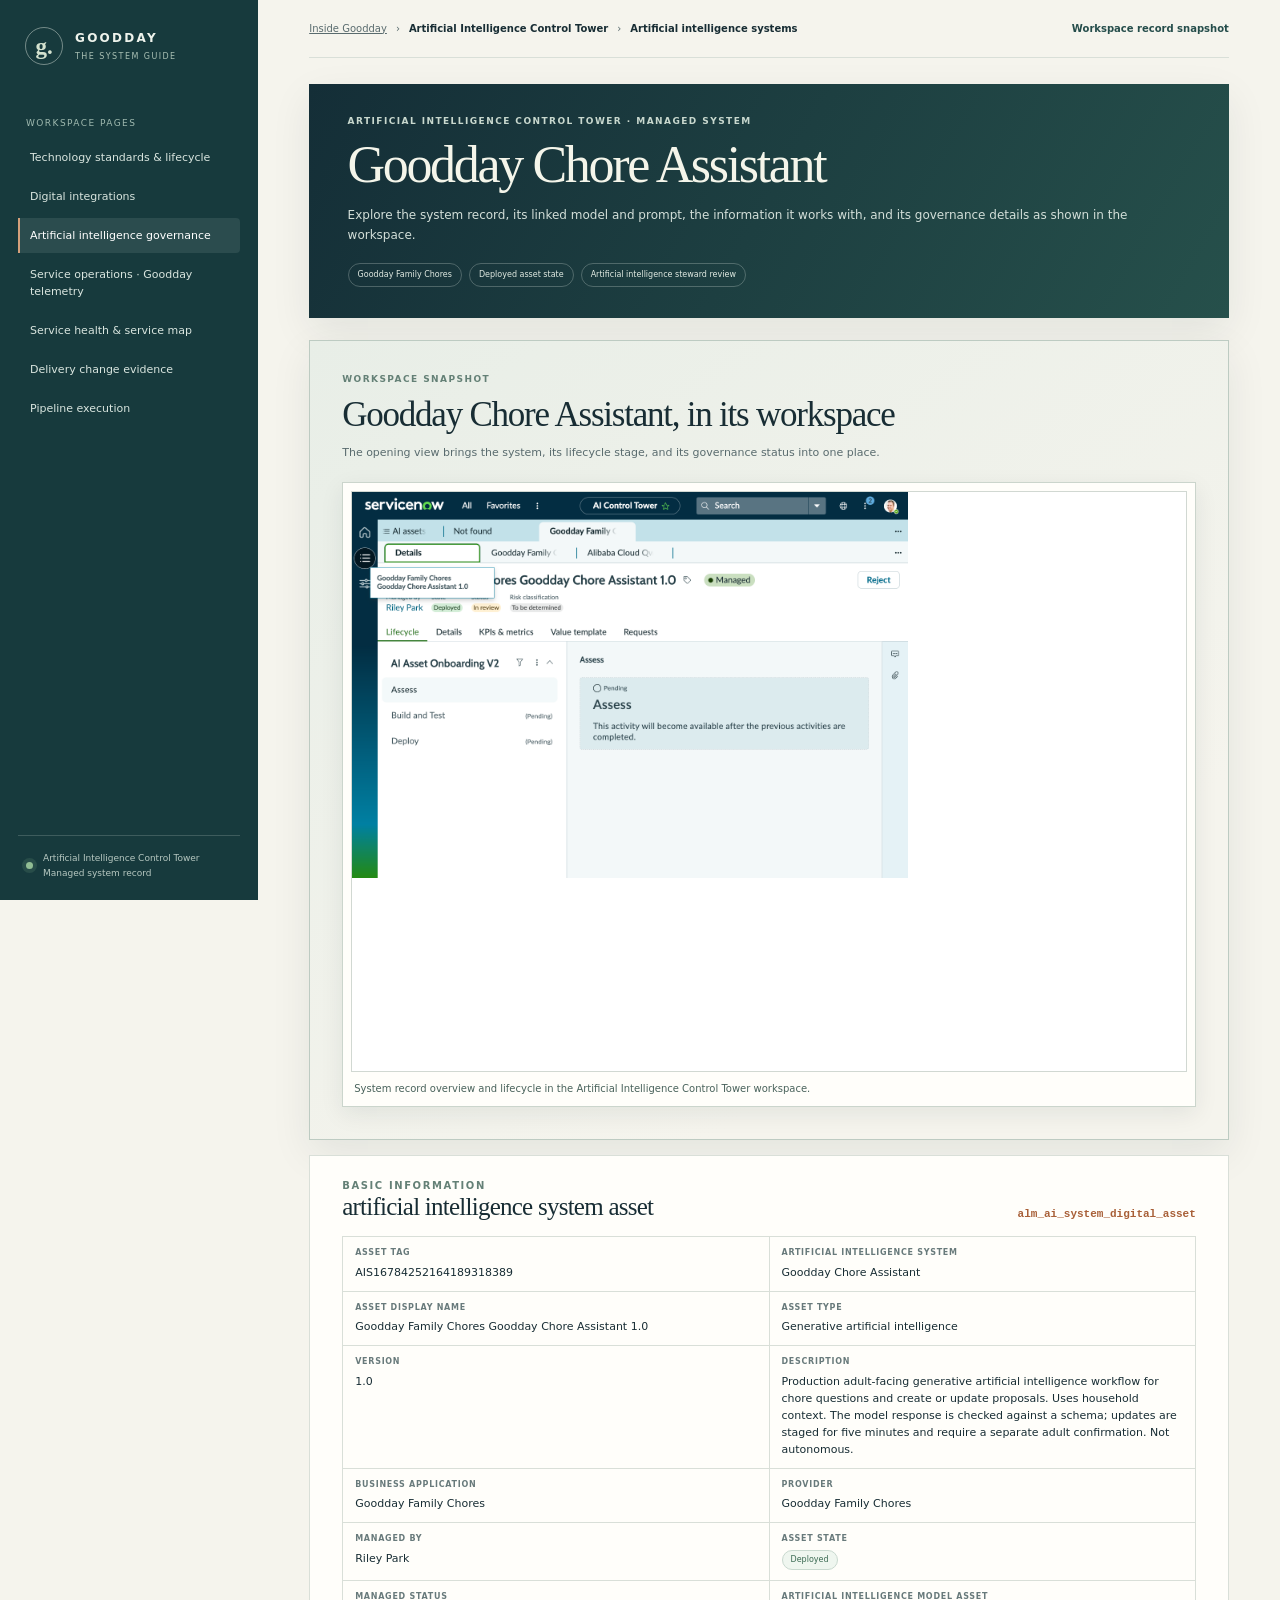
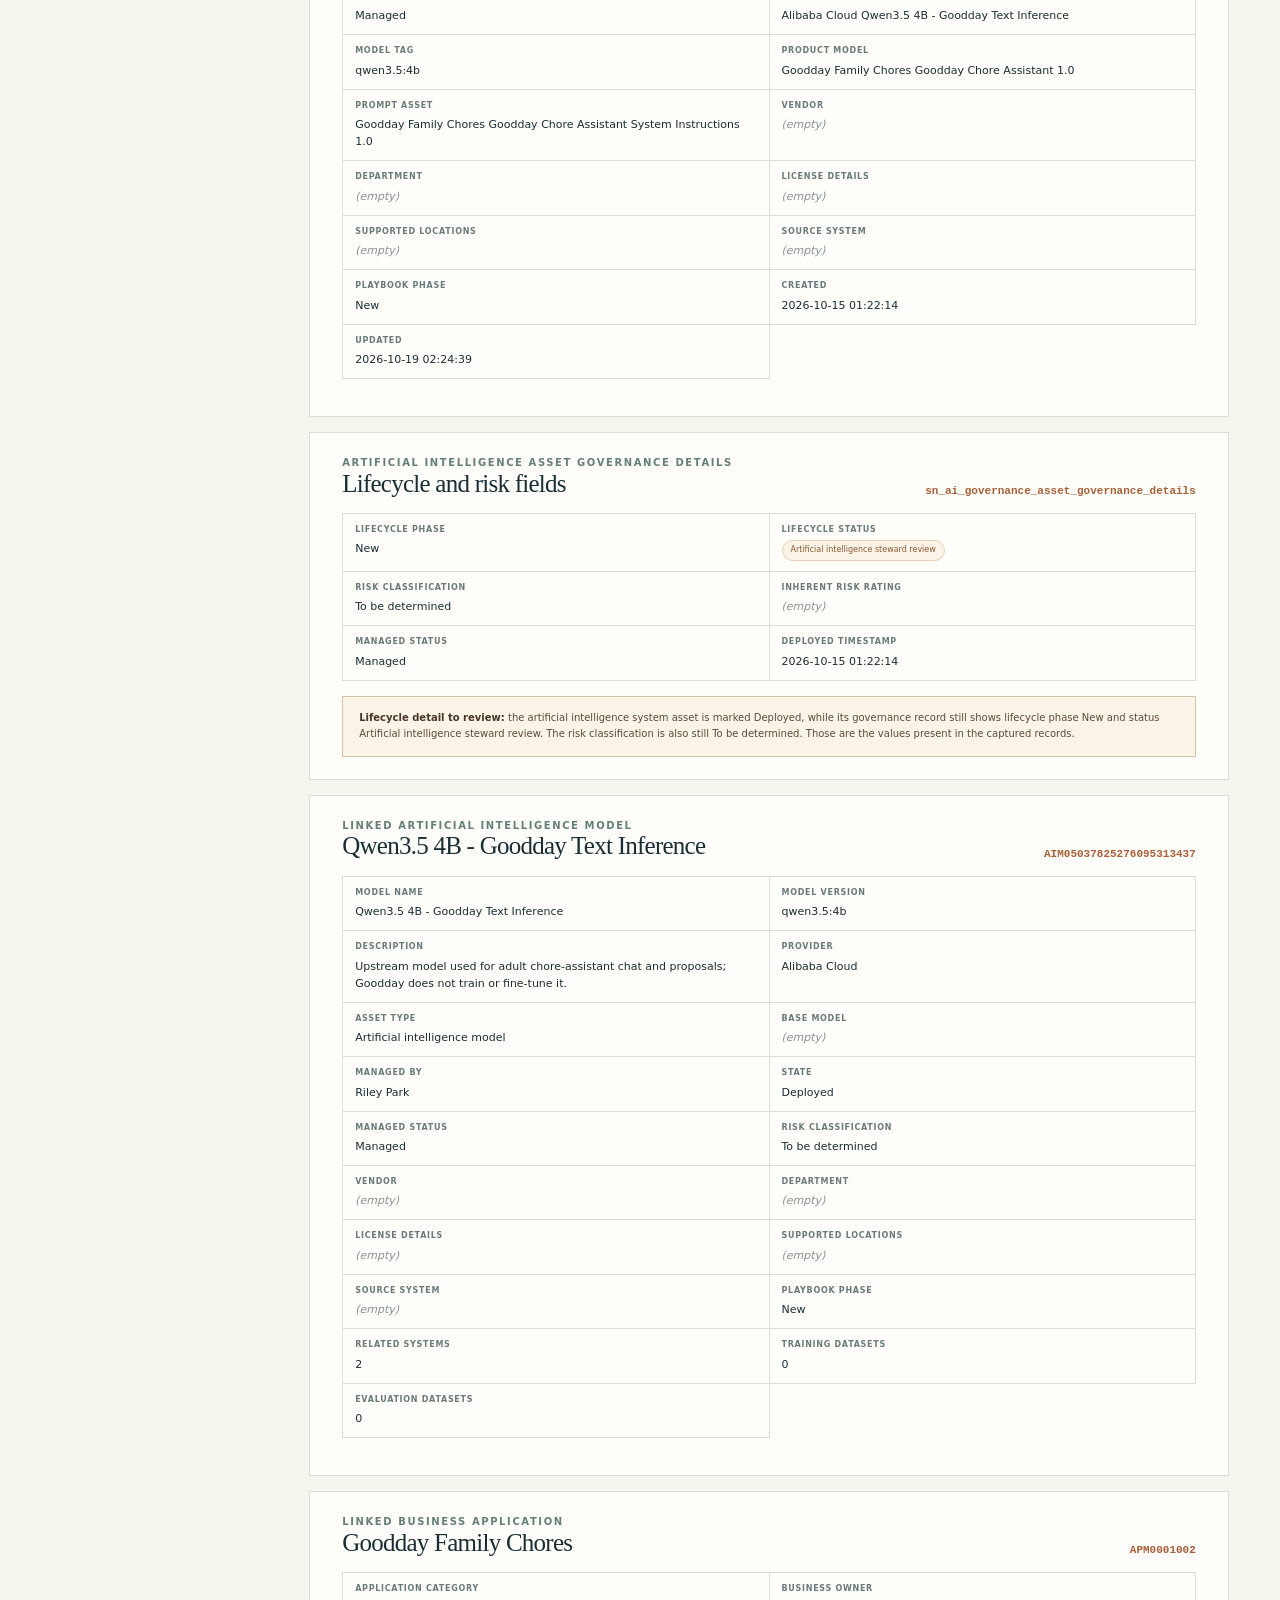
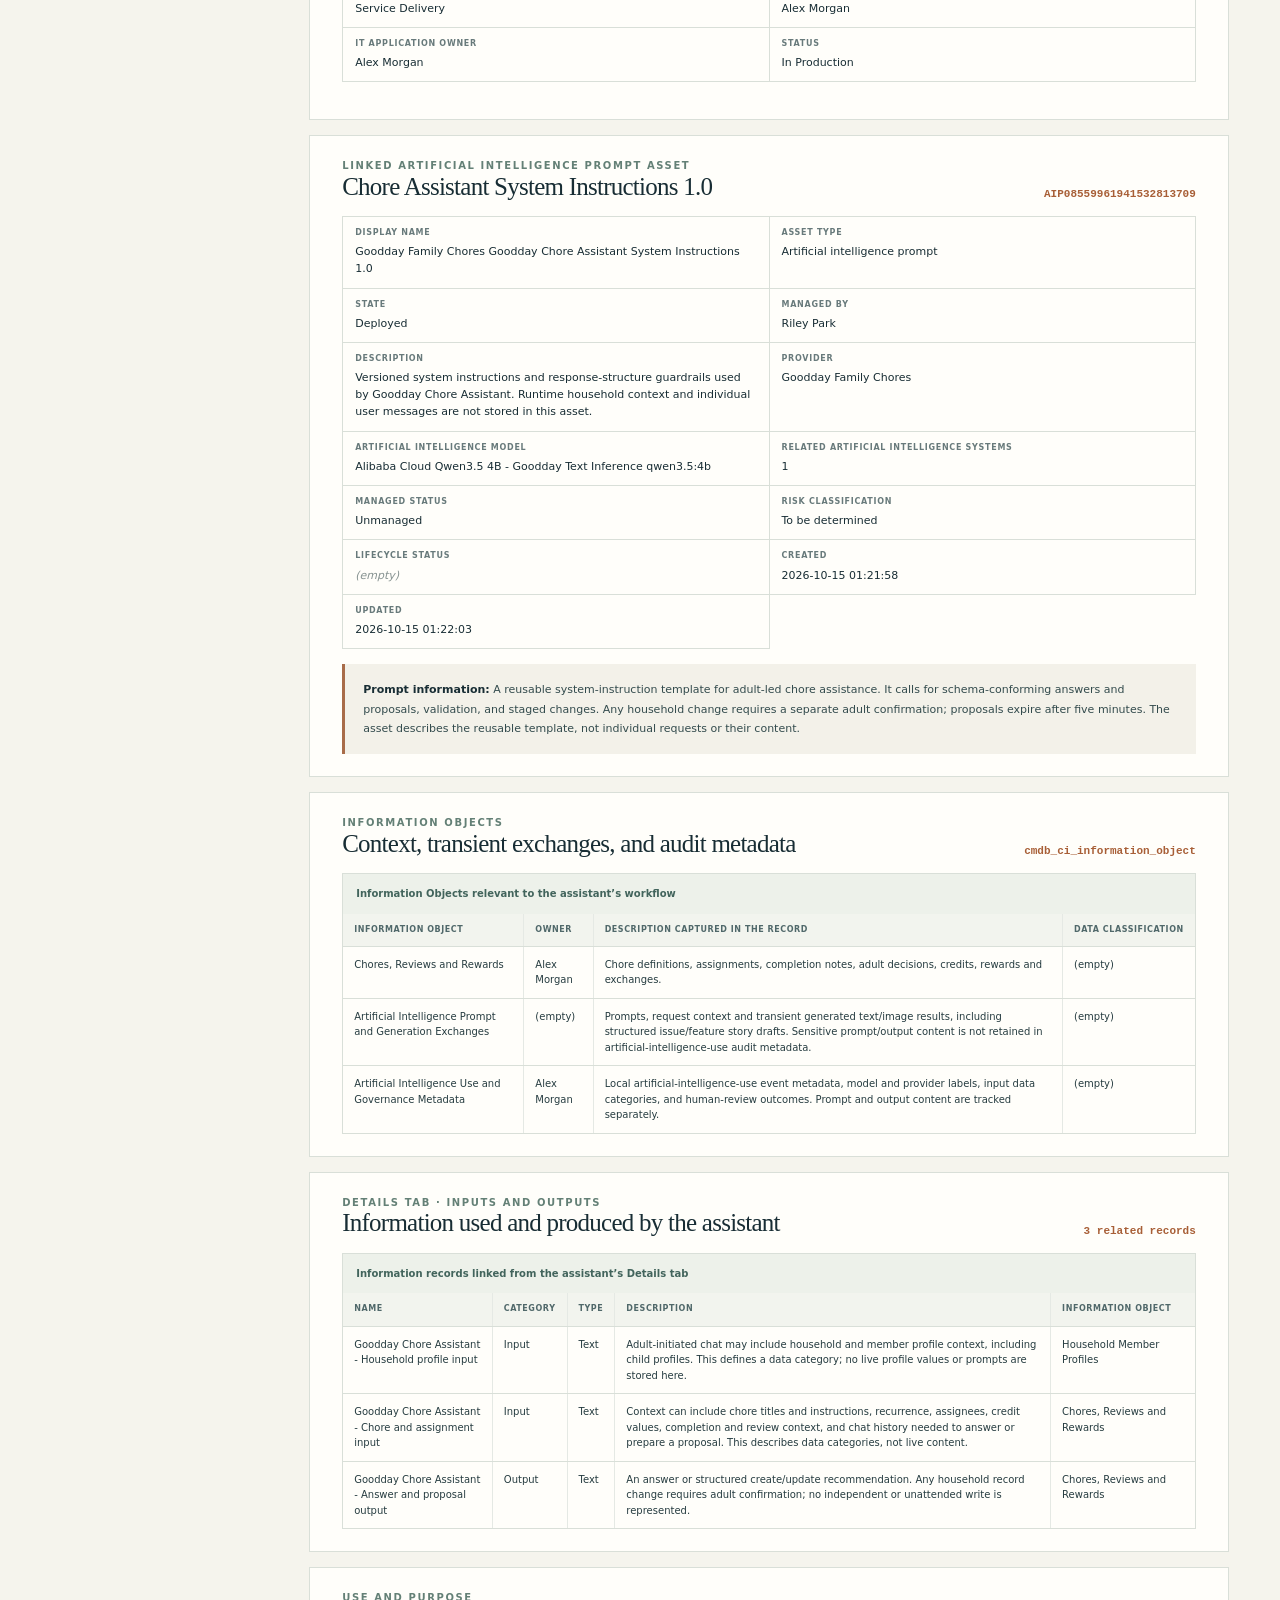
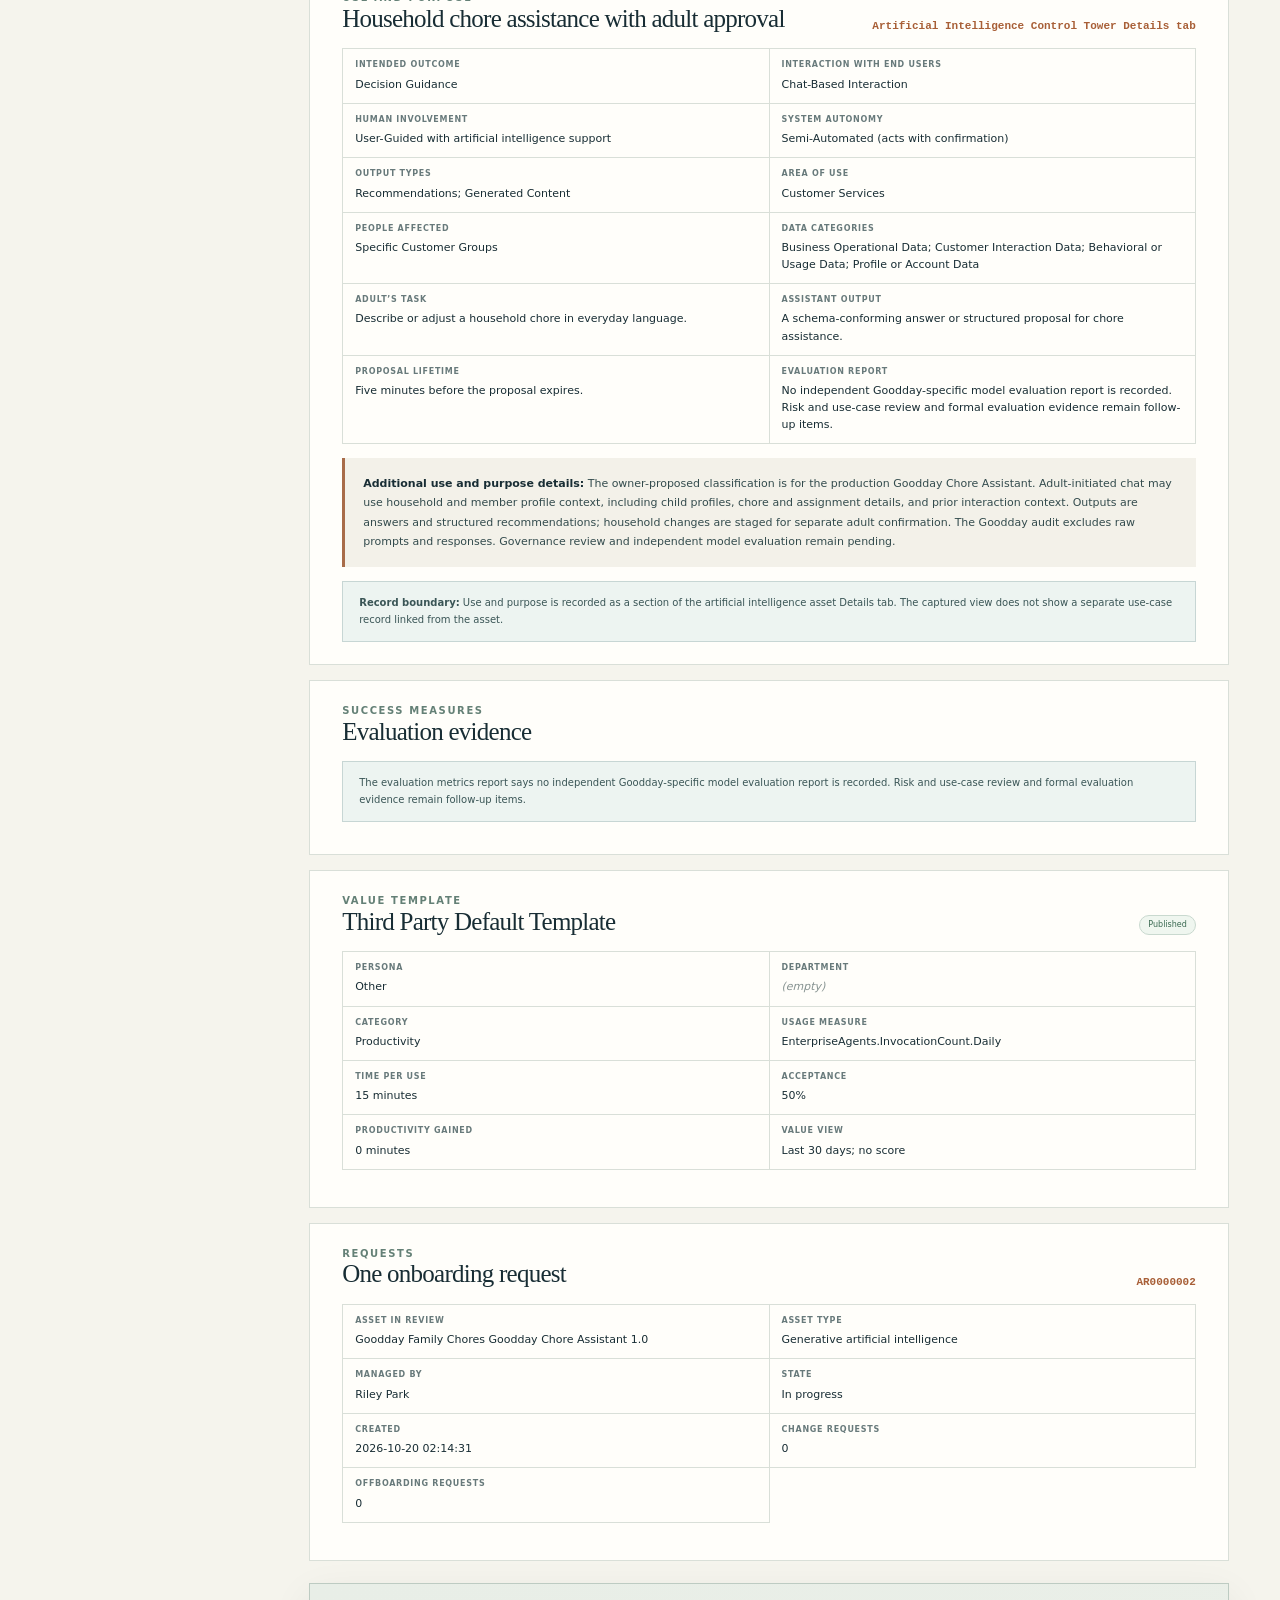
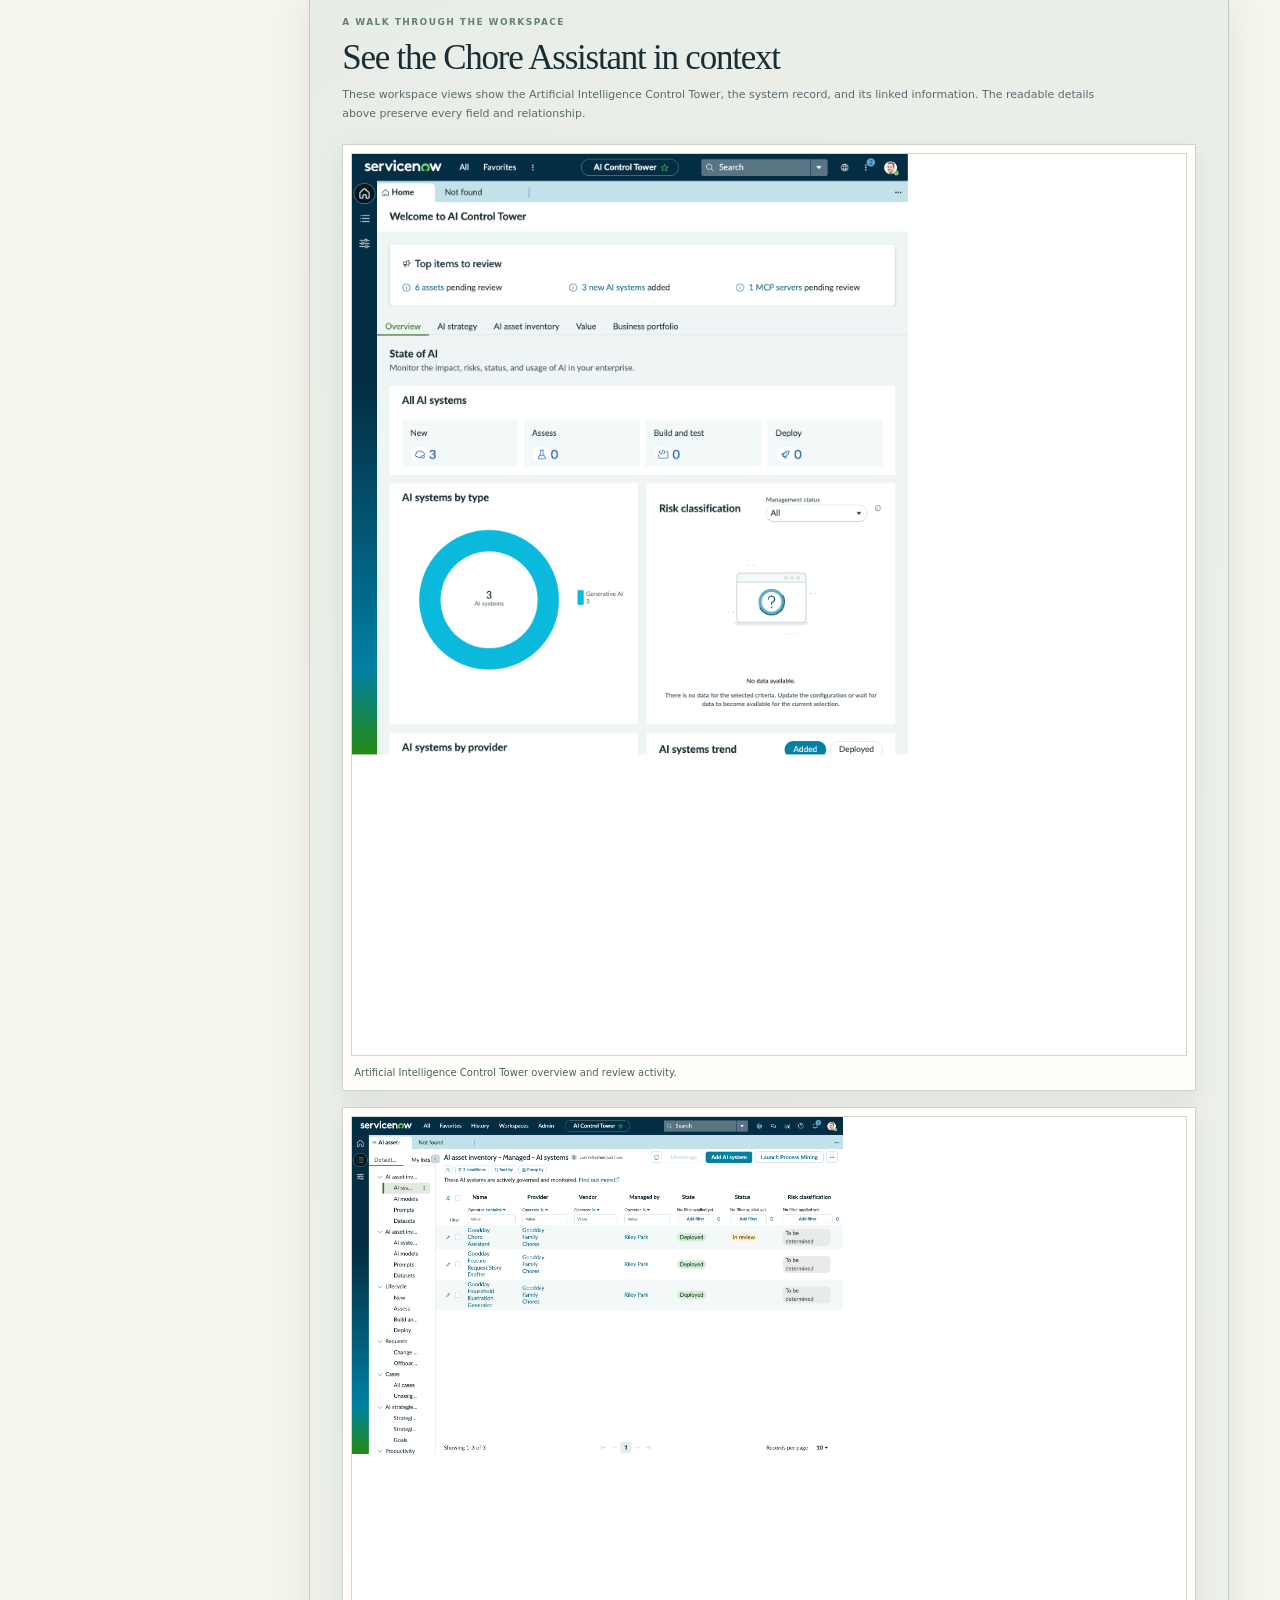
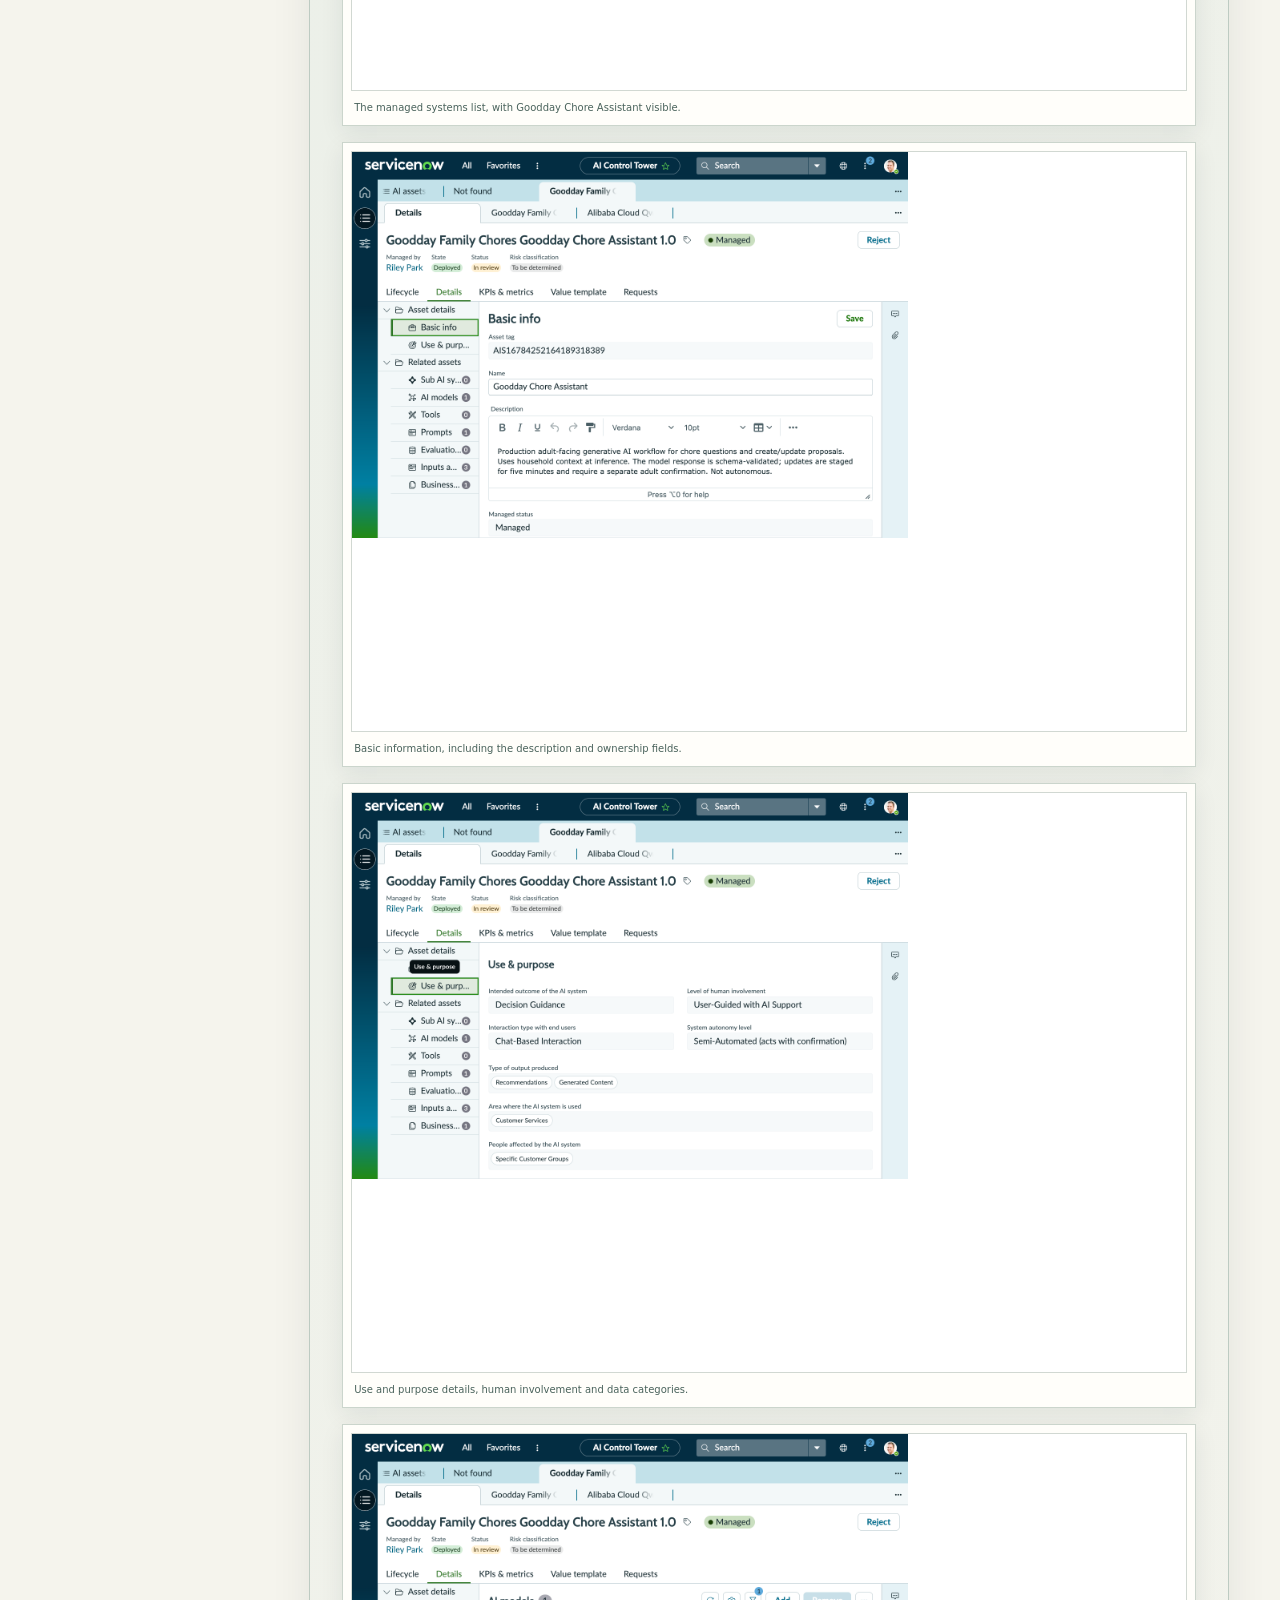
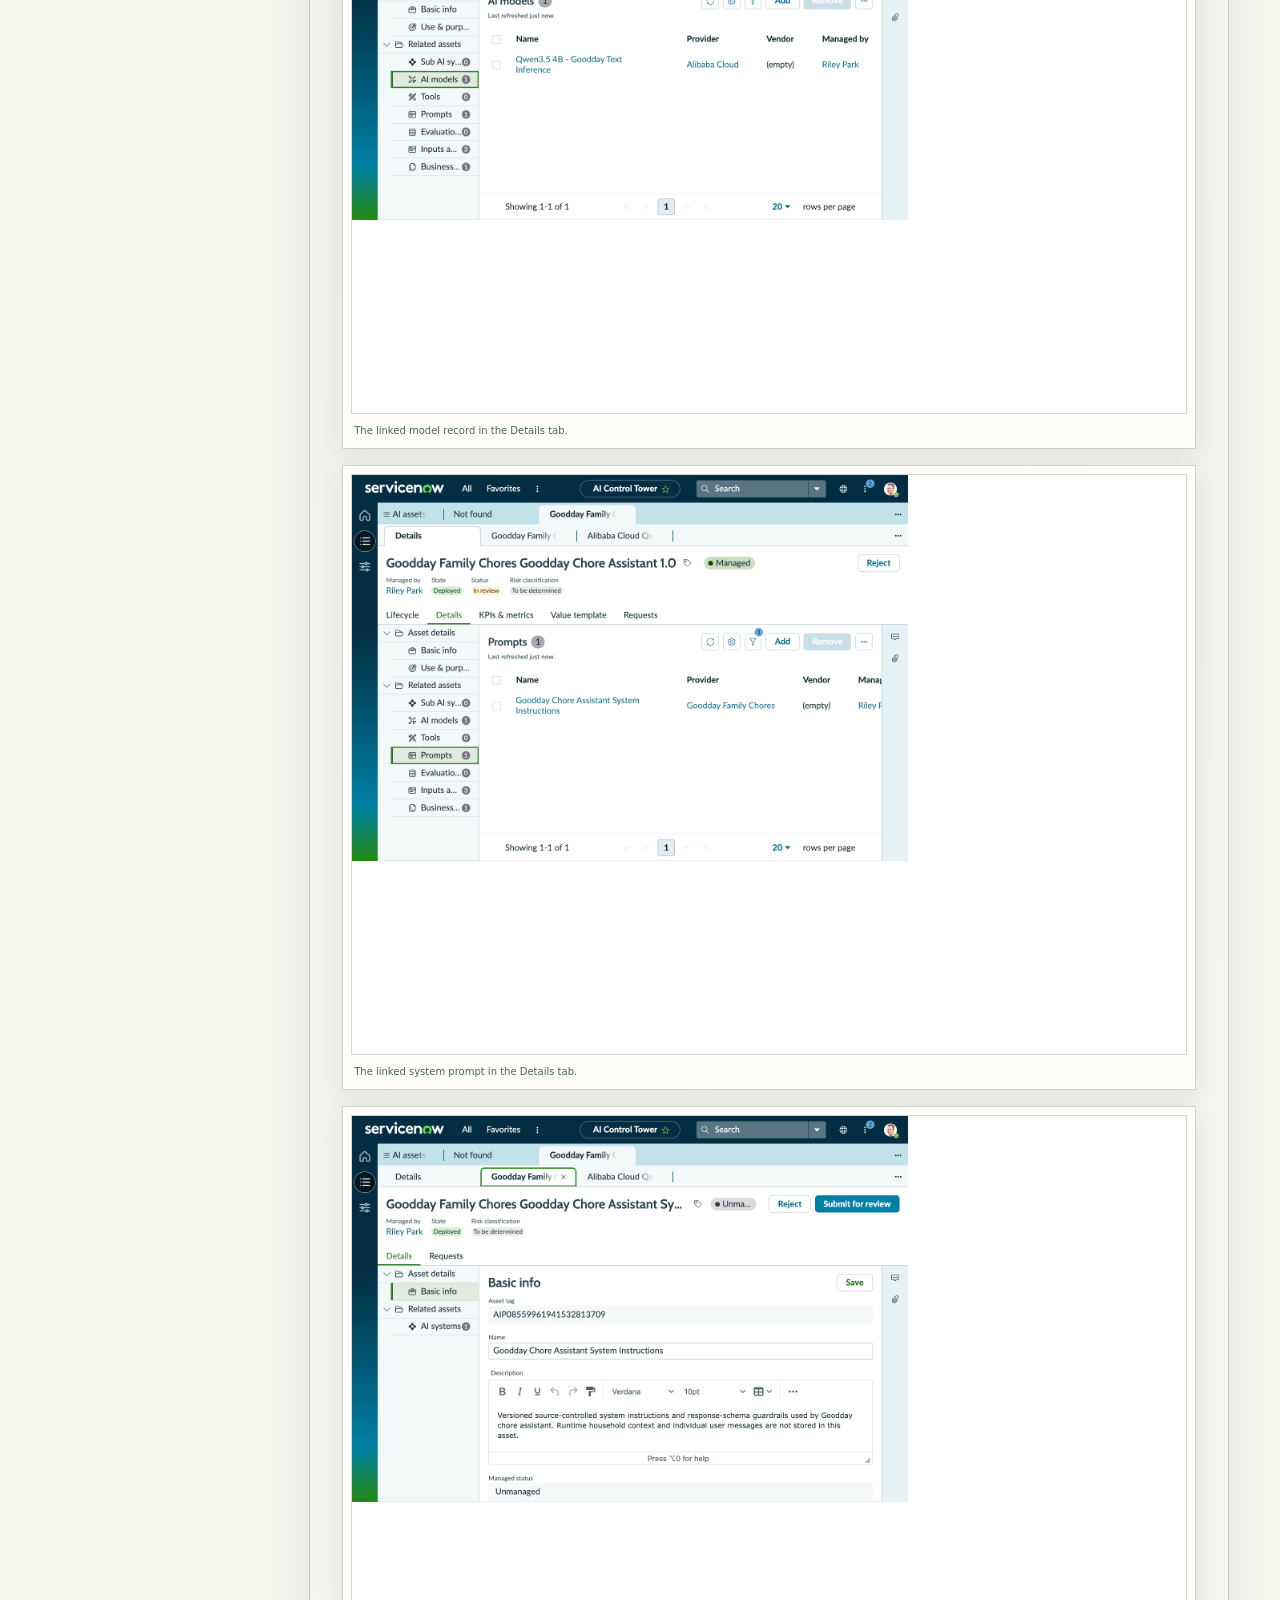
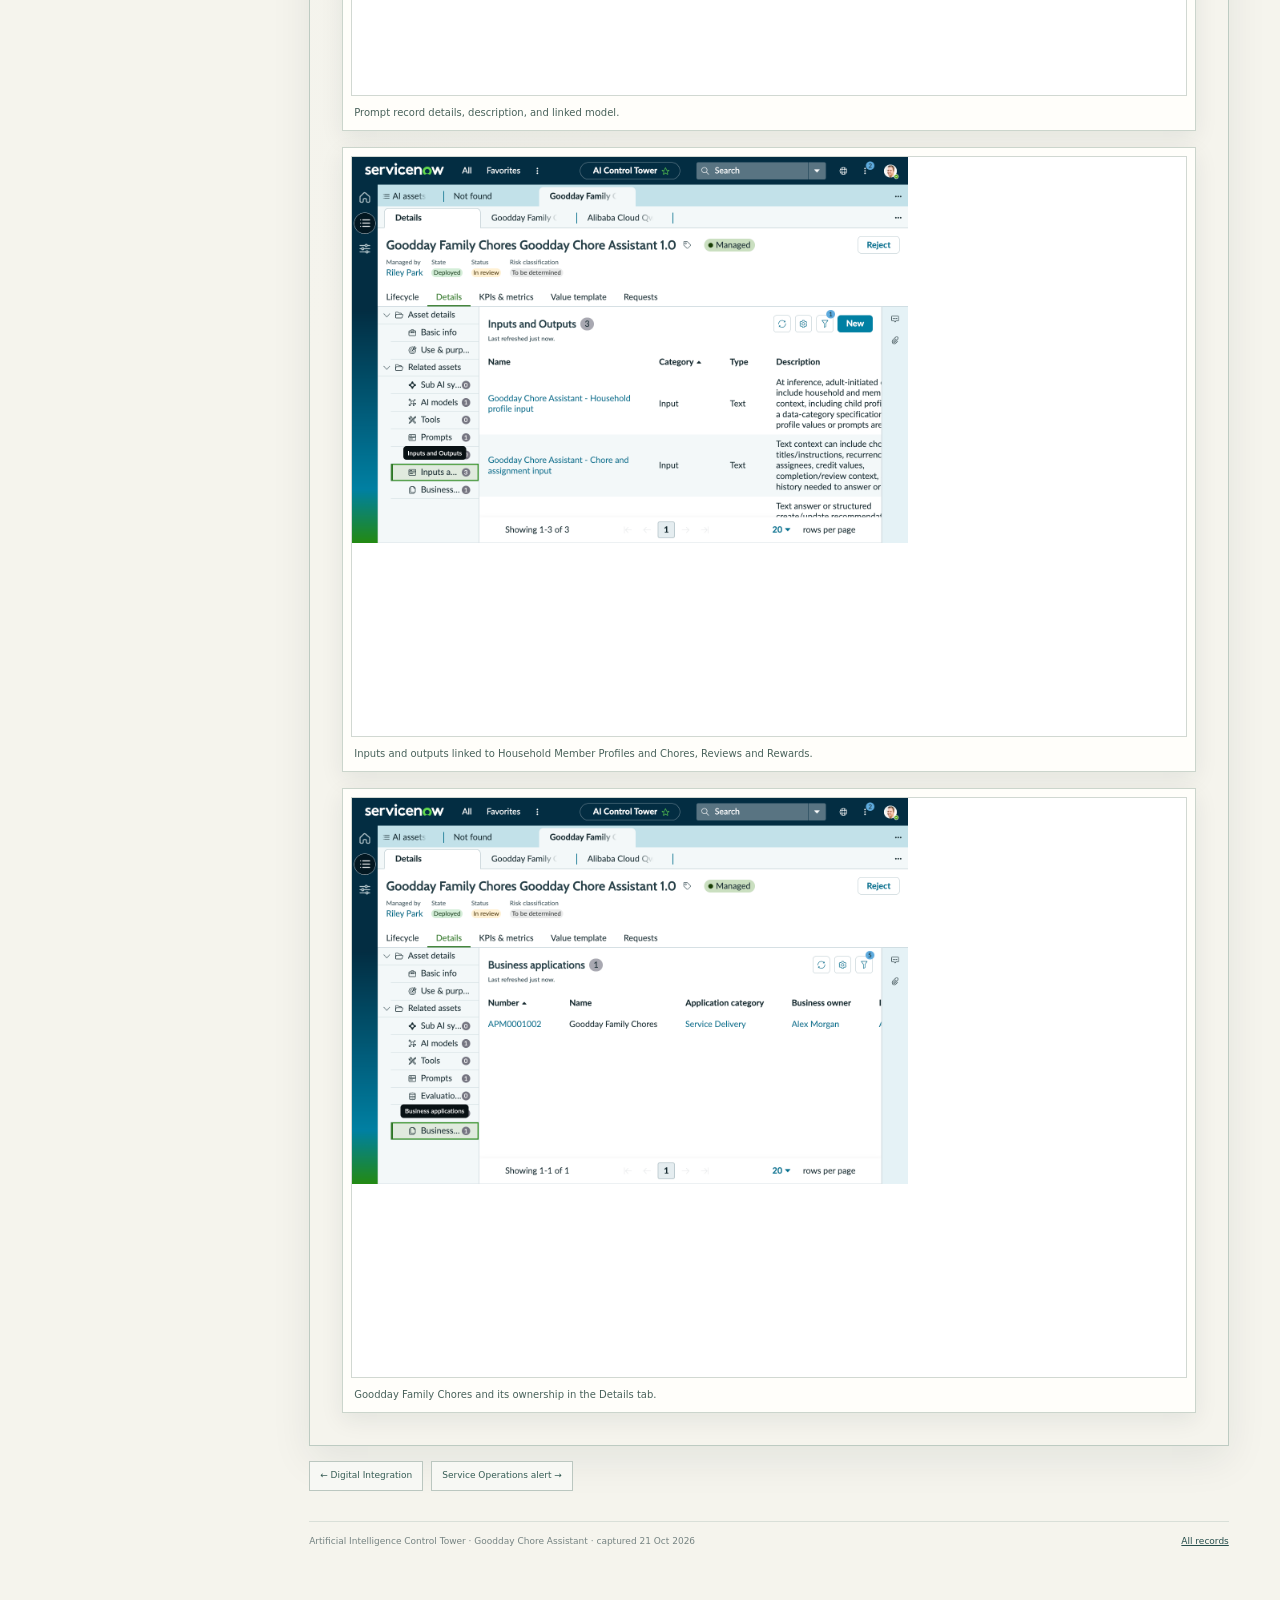
<file: servicenow-offline/records/aict-chore-assistant.html>
<!doctype html>
<html lang="en">
<head>
  <meta charset="utf-8">
  <meta name="viewport" content="width=device-width, initial-scale=1">
  <title>Artificial intelligence · Goodday Chore Assistant · Goodday</title>
  <link rel="stylesheet" href="../styles.css">
</head>
<body>
  <div class="record-layout">
    <aside class="sidebar">
      <a class="brand" href="../index.html"><span class="brand-mark" aria-hidden="true">g.</span><span><strong>GOODDAY</strong><small>THE SYSTEM GUIDE</small></span></a>
      <p class="side-label">WORKSPACE PAGES</p>
      <nav class="side-nav" aria-label="Offline record pages">
        <a href="./ea-technology.html">Technology standards &amp; lifecycle</a>
        <a href="./ea-digital-integration.html">Digital integrations</a>
        <a href="./aict-chore-assistant.html" aria-current="page">Artificial intelligence governance</a>
        <a href="./sow-alert.html">Service operations · Goodday telemetry</a>
        <a href="./service-health-map.html">Service health &amp; service map</a>
        <a href="./devops-change.html">Delivery change evidence</a>
        <a href="./devops-pipeline-run.html">Pipeline execution</a>
      </nav>
      <div class="sidebar-note"><span class="status-dot"></span><span>Artificial Intelligence Control Tower<br>Managed system record</span></div>
    </aside>
    <main class="record-main">
      <header class="topbar"><div class="breadcrumbs"><a href="../index.html">Inside Goodday</a><span>›</span><strong>Artificial Intelligence Control Tower</strong><span>›</span><strong>Artificial intelligence systems</strong></div><span class="top-link">Workspace record snapshot</span></header>
      <section class="record-hero">
        <p class="eyebrow">ARTIFICIAL INTELLIGENCE CONTROL TOWER · MANAGED SYSTEM</p>
        <h1>Goodday Chore Assistant</h1>
        <p>Explore the system record, its linked model and prompt, the information it works with, and its governance details as shown in the workspace.</p>
        <div class="record-tags"><span>Goodday Family Chores</span><span>Deployed asset state</span><span>Artificial intelligence steward review</span></div>
      </section>

      <section class="visual-gallery" aria-labelledby="aict-feature-title">
        <div class="gallery-heading">
          <p class="eyebrow">WORKSPACE SNAPSHOT</p>
          <h2 id="aict-feature-title">Goodday Chore Assistant, in its workspace</h2>
          <p>The opening view brings the system, its lifecycle stage, and its governance status into one place.</p>
        </div>
        <div class="visual-gallery-grid">
          <figure><img src="../assets/aict-workspace-chore-assistant.png" alt="Goodday Chore Assistant system record in the Artificial Intelligence Control Tower workspace"><figcaption>System record overview and lifecycle in the Artificial Intelligence Control Tower workspace.</figcaption></figure>
        </div>
      </section>

      <section class="section-card" aria-labelledby="basic-info">
        <div class="section-head"><div><p class="eyebrow">BASIC INFORMATION</p><h2 id="basic-info">artificial intelligence system asset</h2></div><span class="record-number">alm_ai_system_digital_asset</span></div>
        <dl class="field-grid">
          <div><dt>Asset tag</dt><dd>AIS16784252164189318389</dd></div>
          <div><dt>Artificial intelligence system</dt><dd>Goodday Chore Assistant</dd></div>
          <div><dt>Asset display name</dt><dd>Goodday Family Chores Goodday Chore Assistant 1.0</dd></div>
          <div><dt>Asset type</dt><dd>Generative artificial intelligence</dd></div>
          <div><dt>Version</dt><dd>1.0</dd></div>
          <div><dt>Description</dt><dd>Production adult-facing generative artificial intelligence workflow for chore questions and create or update proposals. Uses household context. The model response is checked against a schema; updates are staged for five minutes and require a separate adult confirmation. Not autonomous.</dd></div>
          <div><dt>Business application</dt><dd>Goodday Family Chores</dd></div>
          <div><dt>Provider</dt><dd>Goodday Family Chores</dd></div>
          <div><dt>Managed by</dt><dd>Riley Park</dd></div>
          <div><dt>Asset state</dt><dd><span class="pill">Deployed</span></dd></div>
          <div><dt>Managed status</dt><dd>Managed</dd></div>
          <div><dt>Artificial intelligence model asset</dt><dd>Alibaba Cloud Qwen3.5 4B - Goodday Text Inference</dd></div>
          <div><dt>Model tag</dt><dd>qwen3.5:4b</dd></div>
          <div><dt>Product model</dt><dd>Goodday Family Chores Goodday Chore Assistant 1.0</dd></div>
          <div><dt>Prompt asset</dt><dd>Goodday Family Chores Goodday Chore Assistant System Instructions 1.0</dd></div>
          <div><dt>Vendor</dt><dd class="empty">(empty)</dd></div>
          <div><dt>Department</dt><dd class="empty">(empty)</dd></div>
          <div><dt>License details</dt><dd class="empty">(empty)</dd></div>
          <div><dt>Supported locations</dt><dd class="empty">(empty)</dd></div>
          <div><dt>Source system</dt><dd class="empty">(empty)</dd></div>
          <div><dt>Playbook phase</dt><dd>New</dd></div>
          <div><dt>Created</dt><dd>2026-10-15 01:22:14</dd></div>
          <div><dt>Updated</dt><dd>2026-10-19 02:24:39</dd></div>
        </dl>
      </section>

      <section class="section-card" aria-labelledby="governance">
        <div class="section-head"><div><p class="eyebrow">ARTIFICIAL INTELLIGENCE ASSET GOVERNANCE DETAILS</p><h2 id="governance">Lifecycle and risk fields</h2></div><span class="record-number">sn_ai_governance_asset_governance_details</span></div>
        <dl class="field-grid">
          <div><dt>Lifecycle phase</dt><dd>New</dd></div>
          <div><dt>Lifecycle status</dt><dd><span class="pill warn">Artificial intelligence steward review</span></dd></div>
          <div><dt>Risk classification</dt><dd>To be determined</dd></div>
          <div><dt>Inherent risk rating</dt><dd class="empty">(empty)</dd></div>
          <div><dt>Managed status</dt><dd>Managed</dd></div>
          <div><dt>Deployed timestamp</dt><dd>2026-10-15 01:22:14</dd></div>
        </dl>
        <div class="note-box"><strong>Lifecycle detail to review:</strong> the artificial intelligence system asset is marked Deployed, while its governance record still shows lifecycle phase New and status Artificial intelligence steward review. The risk classification is also still To be determined. Those are the values present in the captured records.</div>
      </section>

      <section class="section-card" aria-labelledby="linked-model">
        <div class="section-head"><div><p class="eyebrow">LINKED ARTIFICIAL INTELLIGENCE MODEL</p><h2 id="linked-model">Qwen3.5 4B - Goodday Text Inference</h2></div><span class="record-number">AIM05037825276095313437</span></div>
        <dl class="field-grid">
          <div><dt>Model name</dt><dd>Qwen3.5 4B - Goodday Text Inference</dd></div>
          <div><dt>Model version</dt><dd>qwen3.5:4b</dd></div>
          <div><dt>Description</dt><dd>Upstream model used for adult chore-assistant chat and proposals; Goodday does not train or fine-tune it.</dd></div>
          <div><dt>Provider</dt><dd>Alibaba Cloud</dd></div>
          <div><dt>Asset type</dt><dd>Artificial intelligence model</dd></div>
          <div><dt>Base model</dt><dd class="empty">(empty)</dd></div>
          <div><dt>Managed by</dt><dd>Riley Park</dd></div>
          <div><dt>State</dt><dd>Deployed</dd></div>
          <div><dt>Managed status</dt><dd>Managed</dd></div>
          <div><dt>Risk classification</dt><dd>To be determined</dd></div>
          <div><dt>Vendor</dt><dd class="empty">(empty)</dd></div>
          <div><dt>Department</dt><dd class="empty">(empty)</dd></div>
          <div><dt>License details</dt><dd class="empty">(empty)</dd></div>
          <div><dt>Supported locations</dt><dd class="empty">(empty)</dd></div>
          <div><dt>Source system</dt><dd class="empty">(empty)</dd></div>
          <div><dt>Playbook phase</dt><dd>New</dd></div>
          <div><dt>Related systems</dt><dd>2</dd></div>
          <div><dt>Training datasets</dt><dd>0</dd></div>
          <div><dt>Evaluation datasets</dt><dd>0</dd></div>
        </dl>
      </section>

      <section class="section-card" aria-labelledby="business-application">
        <div class="section-head"><div><p class="eyebrow">LINKED BUSINESS APPLICATION</p><h2 id="business-application">Goodday Family Chores</h2></div><span class="record-number">APM0001002</span></div>
        <dl class="field-grid">
          <div><dt>Application category</dt><dd>Service Delivery</dd></div>
          <div><dt>Business owner</dt><dd>Alex Morgan</dd></div>
          <div><dt>IT application owner</dt><dd>Alex Morgan</dd></div>
          <div><dt>Status</dt><dd>In Production</dd></div>
        </dl>
      </section>

      <section class="section-card" aria-labelledby="prompt-record">
        <div class="section-head"><div><p class="eyebrow">LINKED ARTIFICIAL INTELLIGENCE PROMPT ASSET</p><h2 id="prompt-record">Chore Assistant System Instructions 1.0</h2></div><span class="record-number">AIP08559961941532813709</span></div>
        <dl class="field-grid">
          <div><dt>Display name</dt><dd>Goodday Family Chores Goodday Chore Assistant System Instructions 1.0</dd></div>
          <div><dt>Asset type</dt><dd>Artificial intelligence prompt</dd></div>
          <div><dt>State</dt><dd>Deployed</dd></div>
          <div><dt>Managed by</dt><dd>Riley Park</dd></div>
          <div><dt>Description</dt><dd>Versioned system instructions and response-structure guardrails used by Goodday Chore Assistant. Runtime household context and individual user messages are not stored in this asset.</dd></div>
          <div><dt>Provider</dt><dd>Goodday Family Chores</dd></div>
          <div><dt>Artificial intelligence model</dt><dd>Alibaba Cloud Qwen3.5 4B - Goodday Text Inference qwen3.5:4b</dd></div>
          <div><dt>Related artificial intelligence systems</dt><dd>1</dd></div>
          <div><dt>Managed status</dt><dd>Unmanaged</dd></div>
          <div><dt>Risk classification</dt><dd>To be determined</dd></div>
          <div><dt>Lifecycle status</dt><dd class="empty">(empty)</dd></div>
          <div><dt>Created</dt><dd>2026-10-15 01:21:58</dd></div>
          <div><dt>Updated</dt><dd>2026-10-15 01:22:03</dd></div>
        </dl>
        <div class="prose-box"><strong>Prompt information:</strong> A reusable system-instruction template for adult-led chore assistance. It calls for schema-conforming answers and proposals, validation, and staged changes. Any household change requires a separate adult confirmation; proposals expire after five minutes. The asset describes the reusable template, not individual requests or their content.</div>
      </section>

      <section class="section-card" aria-labelledby="info-objects">
        <div class="section-head"><div><p class="eyebrow">INFORMATION OBJECTS</p><h2 id="info-objects">Context, transient exchanges, and audit metadata</h2></div><span class="record-number">cmdb_ci_information_object</span></div>
        <div class="table-wrap">
          <table>
            <caption>Information Objects relevant to the assistant’s workflow</caption>
            <thead><tr><th>Information Object</th><th>Owner</th><th>Description captured in the record</th><th>Data classification</th></tr></thead>
            <tbody>
              <tr><td>Chores, Reviews and Rewards</td><td>Alex Morgan</td><td>Chore definitions, assignments, completion notes, adult decisions, credits, rewards and exchanges.</td><td>(empty)</td></tr>
              <tr><td>Artificial Intelligence Prompt and Generation Exchanges</td><td>(empty)</td><td>Prompts, request context and transient generated text/image results, including structured issue/feature story drafts. Sensitive prompt/output content is not retained in artificial-intelligence-use audit metadata.</td><td>(empty)</td></tr>
              <tr><td>Artificial Intelligence Use and Governance Metadata</td><td>Alex Morgan</td><td>Local artificial-intelligence-use event metadata, model and provider labels, input data categories, and human-review outcomes. Prompt and output content are tracked separately.</td><td>(empty)</td></tr>
            </tbody>
          </table>
        </div>
      </section>

      <section class="section-card" aria-labelledby="inputs-outputs">
        <div class="section-head"><div><p class="eyebrow">DETAILS TAB · INPUTS AND OUTPUTS</p><h2 id="inputs-outputs">Information used and produced by the assistant</h2></div><span class="record-number">3 related records</span></div>
        <div class="table-wrap">
          <table>
            <caption>Information records linked from the assistant’s Details tab</caption>
            <thead><tr><th>Name</th><th>Category</th><th>Type</th><th>Description</th><th>Information Object</th></tr></thead>
            <tbody>
              <tr><td>Goodday Chore Assistant - Household profile input</td><td>Input</td><td>Text</td><td>Adult-initiated chat may include household and member profile context, including child profiles. This defines a data category; no live profile values or prompts are stored here.</td><td>Household Member Profiles</td></tr>
              <tr><td>Goodday Chore Assistant - Chore and assignment input</td><td>Input</td><td>Text</td><td>Context can include chore titles and instructions, recurrence, assignees, credit values, completion and review context, and chat history needed to answer or prepare a proposal. This describes data categories, not live content.</td><td>Chores, Reviews and Rewards</td></tr>
              <tr><td>Goodday Chore Assistant - Answer and proposal output</td><td>Output</td><td>Text</td><td>An answer or structured create/update recommendation. Any household record change requires adult confirmation; no independent or unattended write is represented.</td><td>Chores, Reviews and Rewards</td></tr>
            </tbody>
          </table>
        </div>
      </section>

      <section class="section-card" aria-labelledby="use-case">
        <div class="section-head"><div><p class="eyebrow">USE AND PURPOSE</p><h2 id="use-case">Household chore assistance with adult approval</h2></div><span class="record-number">Artificial Intelligence Control Tower Details tab</span></div>
        <div class="field-grid">
          <div><dt>Intended outcome</dt><dd>Decision Guidance</dd></div>
          <div><dt>Interaction with end users</dt><dd>Chat-Based Interaction</dd></div>
          <div><dt>Human involvement</dt><dd>User-Guided with artificial intelligence support</dd></div>
          <div><dt>System autonomy</dt><dd>Semi-Automated (acts with confirmation)</dd></div>
          <div><dt>Output types</dt><dd>Recommendations; Generated Content</dd></div>
          <div><dt>Area of use</dt><dd>Customer Services</dd></div>
          <div><dt>People affected</dt><dd>Specific Customer Groups</dd></div>
          <div><dt>Data categories</dt><dd>Business Operational Data; Customer Interaction Data; Behavioral or Usage Data; Profile or Account Data</dd></div>
          <div><dt>Adult’s task</dt><dd>Describe or adjust a household chore in everyday language.</dd></div>
          <div><dt>Assistant output</dt><dd>A schema-conforming answer or structured proposal for chore assistance.</dd></div>
          <div><dt>Proposal lifetime</dt><dd>Five minutes before the proposal expires.</dd></div>
          <div><dt>Evaluation report</dt><dd>No independent Goodday-specific model evaluation report is recorded. Risk and use-case review and formal evaluation evidence remain follow-up items.</dd></div>
        </div>
        <div class="prose-box"><strong>Additional use and purpose details:</strong> The owner-proposed classification is for the production Goodday Chore Assistant. Adult-initiated chat may use household and member profile context, including child profiles, chore and assignment details, and prior interaction context. Outputs are answers and structured recommendations; household changes are staged for separate adult confirmation. The Goodday audit excludes raw prompts and responses. Governance review and independent model evaluation remain pending.</div>
        <div class="info-box"><strong>Record boundary:</strong> Use and purpose is recorded as a section of the artificial intelligence asset Details tab. The captured view does not show a separate use-case record linked from the asset.</div>
      </section>

      <section class="section-card" aria-labelledby="kpis-metrics">
        <div class="section-head"><div><p class="eyebrow">SUCCESS MEASURES</p><h2 id="kpis-metrics">Evaluation evidence</h2></div></div>
        <p class="info-box">The evaluation metrics report says no independent Goodday-specific model evaluation report is recorded. Risk and use-case review and formal evaluation evidence remain follow-up items.</p>
      </section>

      <section class="section-card" aria-labelledby="value-template">
        <div class="section-head"><div><p class="eyebrow">VALUE TEMPLATE</p><h2 id="value-template">Third Party Default Template</h2></div><span class="pill">Published</span></div>
        <dl class="field-grid">
          <div><dt>Persona</dt><dd>Other</dd></div>
          <div><dt>Department</dt><dd class="empty">(empty)</dd></div>
          <div><dt>Category</dt><dd>Productivity</dd></div>
          <div><dt>Usage measure</dt><dd>EnterpriseAgents.InvocationCount.Daily</dd></div>
          <div><dt>Time per use</dt><dd>15 minutes</dd></div>
          <div><dt>Acceptance</dt><dd>50%</dd></div>
          <div><dt>Productivity gained</dt><dd>0 minutes</dd></div>
          <div><dt>Value view</dt><dd>Last 30 days; no score</dd></div>
        </dl>
      </section>

      <section class="section-card" aria-labelledby="requests">
        <div class="section-head"><div><p class="eyebrow">REQUESTS</p><h2 id="requests">One onboarding request</h2></div><span class="record-number">AR0000002</span></div>
        <dl class="field-grid">
          <div><dt>Asset in review</dt><dd>Goodday Family Chores Goodday Chore Assistant 1.0</dd></div>
          <div><dt>Asset type</dt><dd>Generative artificial intelligence</dd></div>
          <div><dt>Managed by</dt><dd>Riley Park</dd></div>
          <div><dt>State</dt><dd>In progress</dd></div>
          <div><dt>Created</dt><dd>2026-10-20 02:14:31</dd></div>
          <div><dt>Change requests</dt><dd>0</dd></div>
          <div><dt>Offboarding requests</dt><dd>0</dd></div>
        </dl>
      </section>

      <section class="visual-gallery visual-gallery--aict" aria-labelledby="aict-visuals">
        <div class="gallery-heading">
          <p class="eyebrow">A WALK THROUGH THE WORKSPACE</p>
          <h2 id="aict-visuals">See the Chore Assistant in context</h2>
          <p>These workspace views show the Artificial Intelligence Control Tower, the system record, and its linked information. The readable details above preserve every field and relationship.</p>
        </div>
        <div class="visual-gallery-grid">
          <figure><img src="../assets/aict-home.png" alt="Artificial Intelligence Control Tower workspace overview"><figcaption>Artificial Intelligence Control Tower overview and review activity.</figcaption></figure>
          <figure><img src="../assets/aict-workspace-assets.png" alt="Managed artificial intelligence systems list with Goodday Chore Assistant"><figcaption>The managed systems list, with Goodday Chore Assistant visible.</figcaption></figure>
          <figure><img src="../assets/aict-workspace-chore-assistant-details.png" alt="Goodday Chore Assistant basic information in the Artificial Intelligence Control Tower workspace"><figcaption>Basic information, including the description and ownership fields.</figcaption></figure>
          <figure><img src="../assets/aict-workspace-chore-assistant-purpose.png" alt="Goodday Chore Assistant use and purpose fields in the Artificial Intelligence Control Tower workspace"><figcaption>Use and purpose details, human involvement and data categories.</figcaption></figure>
          <figure><img src="../assets/aict-workspace-chore-assistant-models.png" alt="Artificial intelligence model related list for Goodday Chore Assistant"><figcaption>The linked model record in the Details tab.</figcaption></figure>
          <figure><img src="../assets/aict-workspace-chore-assistant-prompts.png" alt="Prompt related list for Goodday Chore Assistant"><figcaption>The linked system prompt in the Details tab.</figcaption></figure>
          <figure><img src="../assets/aict-workspace-prompt-record.png" alt="System prompt record open in the Artificial Intelligence Control Tower workspace"><figcaption>Prompt record details, description, and linked model.</figcaption></figure>
          <figure><img src="../assets/aict-workspace-chore-assistant-information-objects.png" alt="Inputs and outputs related list showing information object links"><figcaption>Inputs and outputs linked to Household Member Profiles and Chores, Reviews and Rewards.</figcaption></figure>
          <figure><img src="../assets/aict-workspace-chore-assistant-business-applications.png" alt="Business application related list for Goodday Chore Assistant"><figcaption>Goodday Family Chores and its ownership in the Details tab.</figcaption></figure>
        </div>
      </section>

      <nav class="related-pages" aria-label="Related workspace pages">
        <a href="./ea-digital-integration.html">← Digital Integration</a>
        <a href="./sow-alert.html">Service Operations alert →</a>
      </nav>
      <footer class="page-footer"><span>Artificial Intelligence Control Tower · Goodday Chore Assistant · captured 21 Oct 2026</span><a href="../index.html">All records</a></footer>
    </main>
  </div>
</body>
</html>
</file>
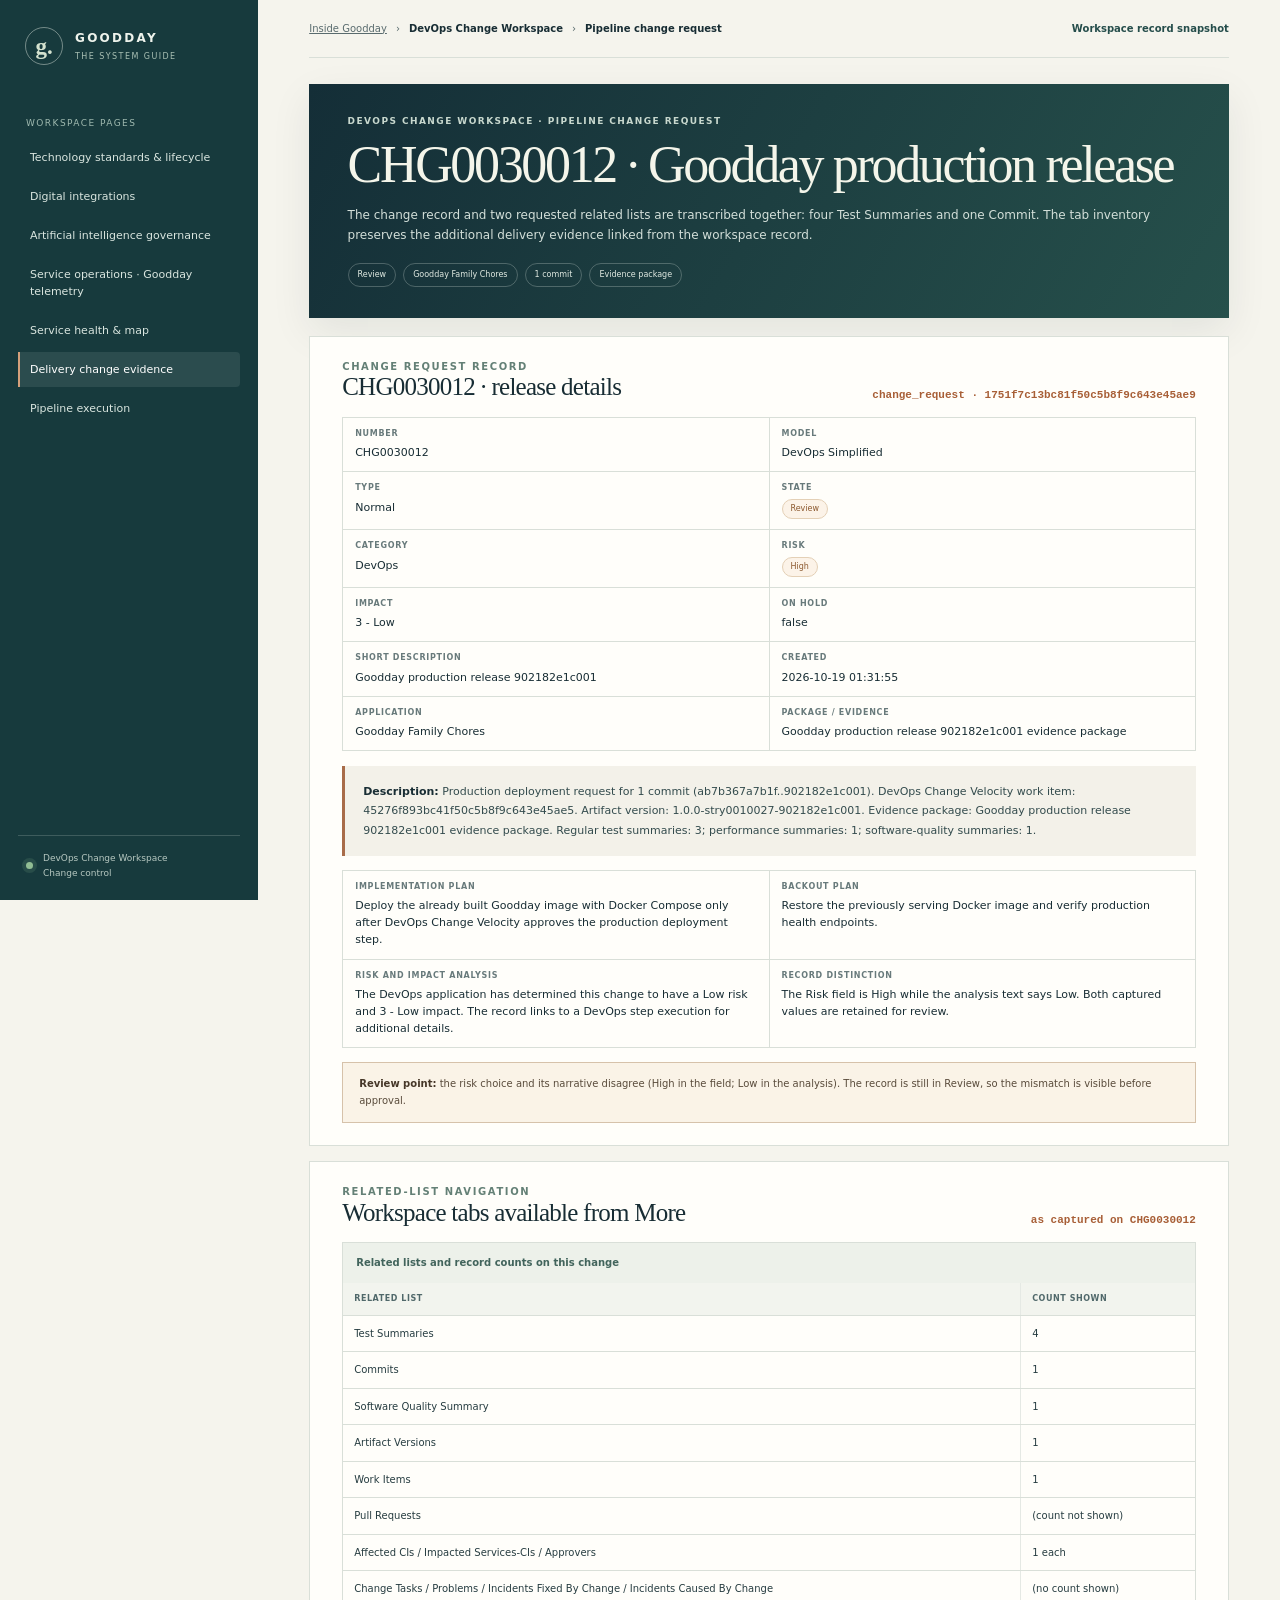
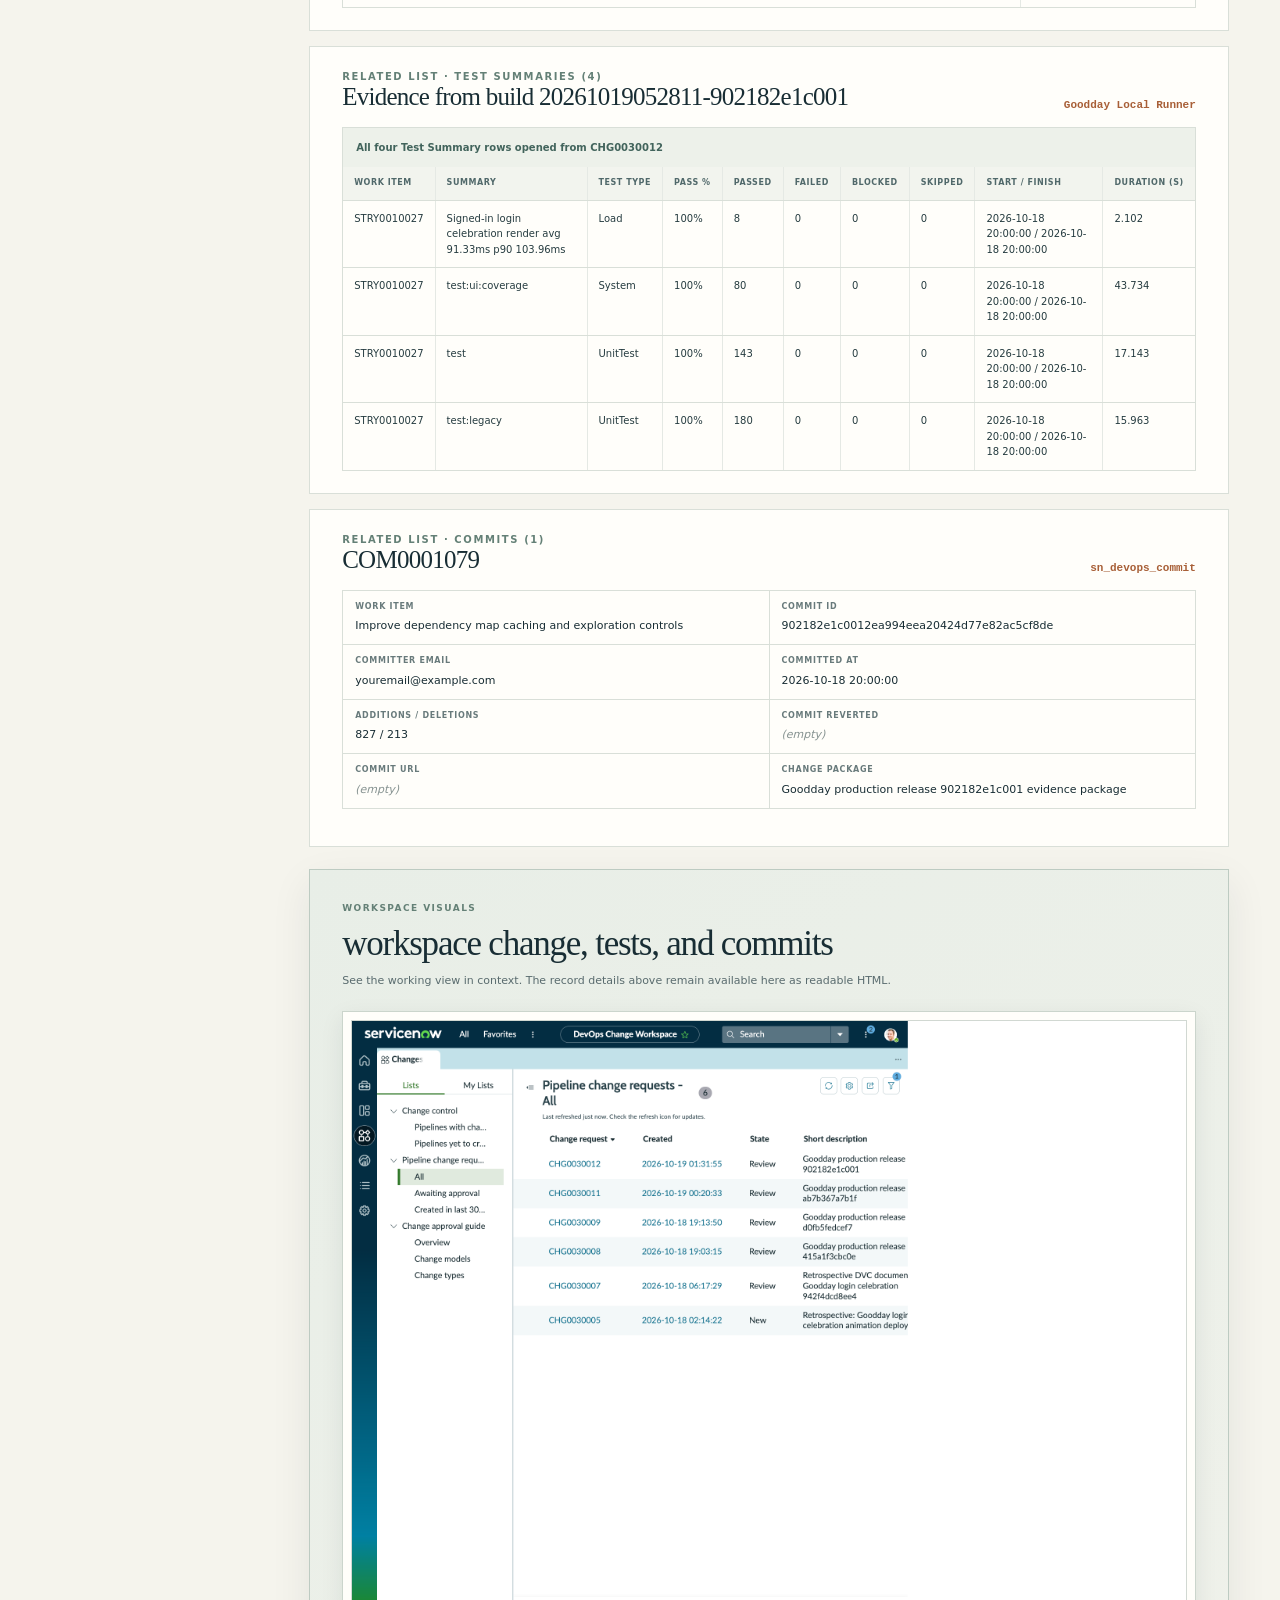
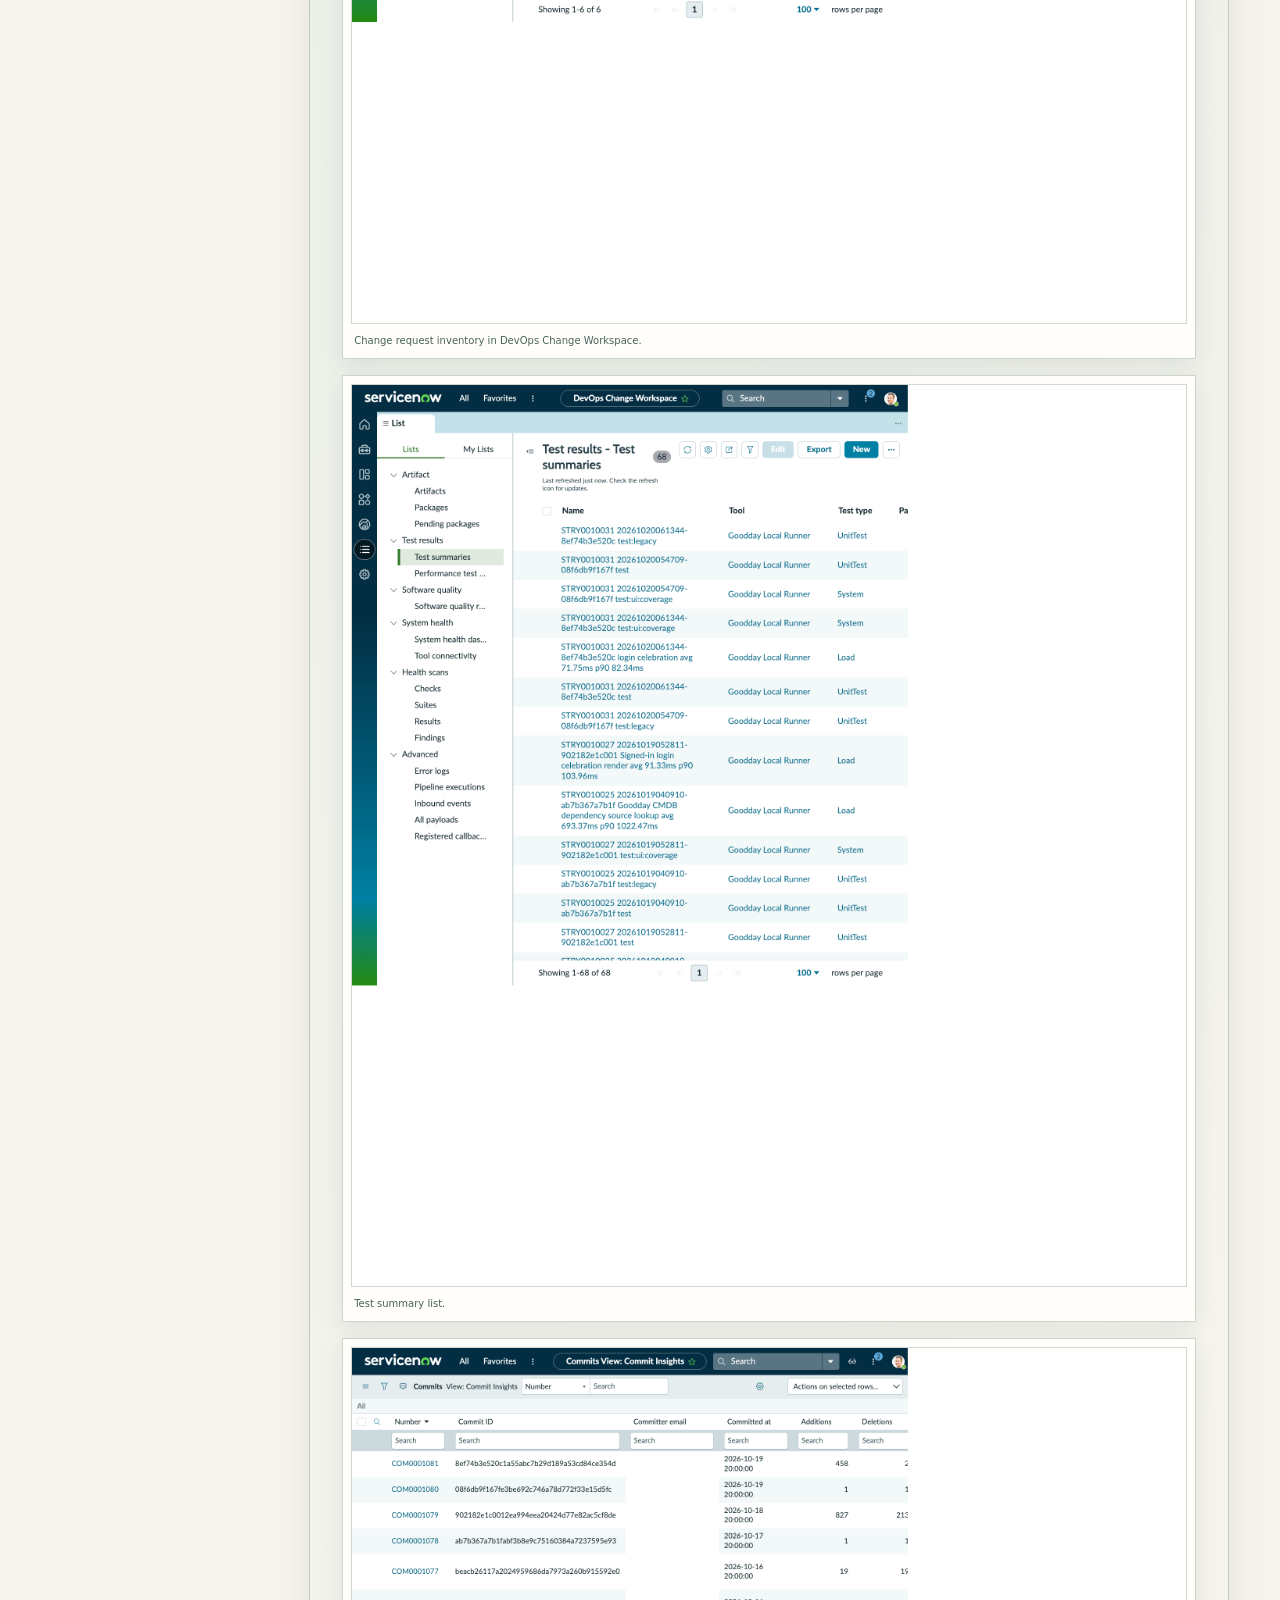
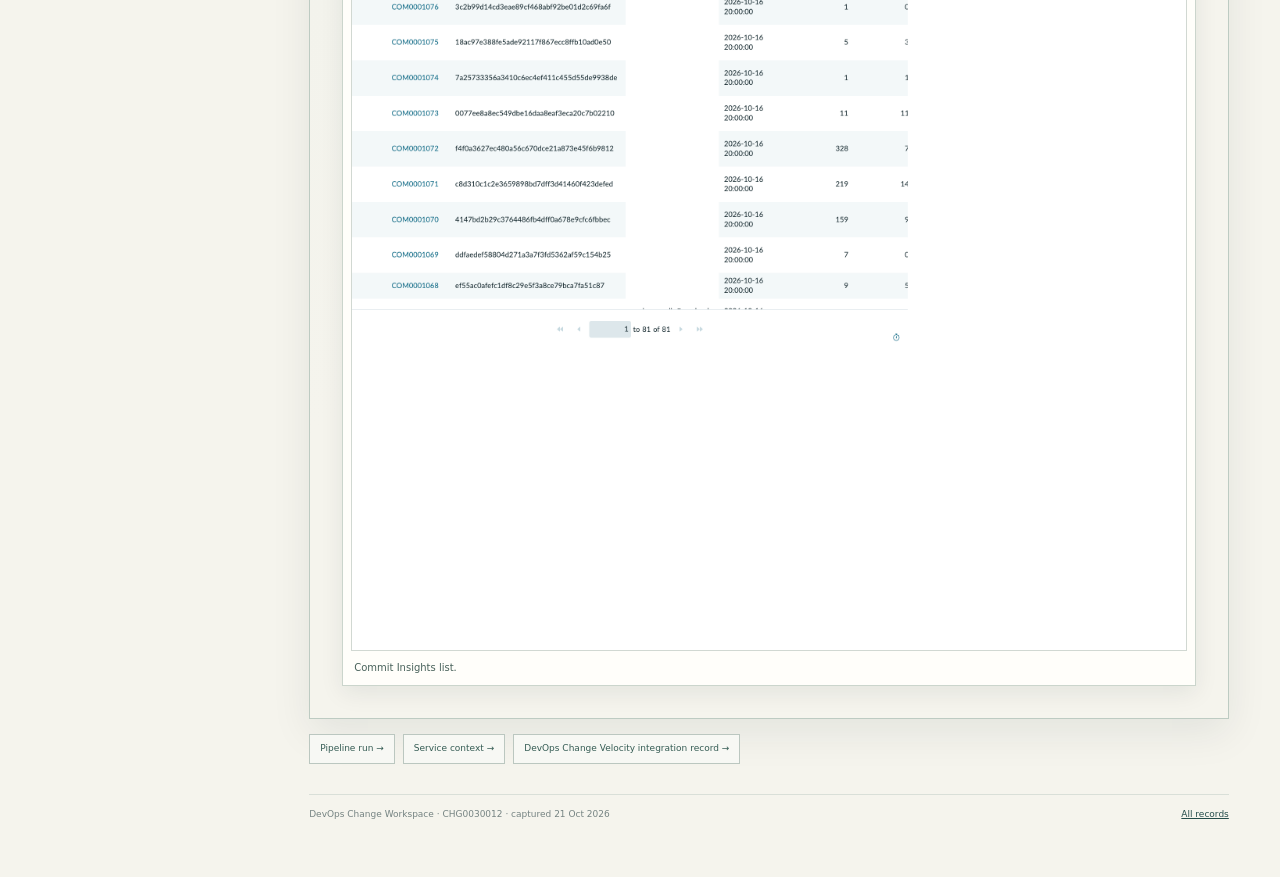
<file: servicenow-offline/records/devops-change.html>
<!doctype html>
<html lang="en">
<head>
  <meta charset="utf-8">
  <meta name="viewport" content="width=device-width, initial-scale=1">
  <title>DevOps Change Velocity · CHG0030012 · Goodday</title>
  <link rel="stylesheet" href="../styles.css">
</head>
<body>
  <div class="record-layout">
    <aside class="sidebar">
      <a class="brand" href="../index.html"><span class="brand-mark" aria-hidden="true">g.</span><span><strong>GOODDAY</strong><small>THE SYSTEM GUIDE</small></span></a>
      <p class="side-label">WORKSPACE PAGES</p>
      <nav class="side-nav" aria-label="Offline record pages">
        <a href="./ea-technology.html">Technology standards &amp; lifecycle</a>
        <a href="./ea-digital-integration.html">Digital integrations</a>
        <a href="./aict-chore-assistant.html">Artificial intelligence governance</a>
        <a href="./sow-alert.html">Service operations · Goodday telemetry</a>
        <a href="./service-health-map.html">Service health &amp; map</a>
        <a href="./devops-change.html" aria-current="page">Delivery change evidence</a>
        <a href="./devops-pipeline-run.html">Pipeline execution</a>
      </nav>
      <div class="sidebar-note"><span class="status-dot"></span><span>DevOps Change Workspace<br>Change control</span></div>
    </aside>
    <main class="record-main">
      <header class="topbar"><div class="breadcrumbs"><a href="../index.html">Inside Goodday</a><span>›</span><strong>DevOps Change Workspace</strong><span>›</span><strong>Pipeline change request</strong></div><span class="top-link">Workspace record snapshot</span></header>
      <section class="record-hero">
        <p class="eyebrow">DEVOPS CHANGE WORKSPACE · PIPELINE CHANGE REQUEST</p>
        <h1>CHG0030012 · Goodday production release</h1>
        <p>The change record and two requested related lists are transcribed together: four Test Summaries and one Commit. The tab inventory preserves the additional delivery evidence linked from the workspace record.</p>
        <div class="record-tags"><span>Review</span><span>Goodday Family Chores</span><span>1 commit</span><span>Evidence package</span></div>
      </section>

      <section class="section-card" aria-labelledby="change-fields">
        <div class="section-head"><div><p class="eyebrow">CHANGE REQUEST RECORD</p><h2 id="change-fields">CHG0030012 · release details</h2></div><span class="record-number">change_request · 1751f7c13bc81f50c5b8f9c643e45ae9</span></div>
        <dl class="field-grid">
          <div><dt>Number</dt><dd>CHG0030012</dd></div>
          <div><dt>Model</dt><dd>DevOps Simplified</dd></div>
          <div><dt>Type</dt><dd>Normal</dd></div>
          <div><dt>State</dt><dd><span class="pill warn">Review</span></dd></div>
          <div><dt>Category</dt><dd>DevOps</dd></div>
          <div><dt>Risk</dt><dd><span class="pill warn">High</span></dd></div>
          <div><dt>Impact</dt><dd>3 - Low</dd></div>
          <div><dt>On hold</dt><dd>false</dd></div>
          <div><dt>Short description</dt><dd>Goodday production release 902182e1c001</dd></div>
          <div><dt>Created</dt><dd>2026-10-19 01:31:55</dd></div>
          <div><dt>Application</dt><dd>Goodday Family Chores</dd></div>
          <div><dt>Package / evidence</dt><dd>Goodday production release 902182e1c001 evidence package</dd></div>
        </dl>
        <div class="prose-box"><strong>Description:</strong> Production deployment request for 1 commit (ab7b367a7b1f..902182e1c001). DevOps Change Velocity work item: 45276f893bc41f50c5b8f9c643e45ae5. Artifact version: 1.0.0-stry0010027-902182e1c001. Evidence package: Goodday production release 902182e1c001 evidence package. Regular test summaries: 3; performance summaries: 1; software-quality summaries: 1.</div>
        <div class="field-grid" style="margin-top:14px">
          <div><dt>Implementation plan</dt><dd>Deploy the already built Goodday image with Docker Compose only after DevOps Change Velocity approves the production deployment step.</dd></div>
          <div><dt>Backout plan</dt><dd>Restore the previously serving Docker image and verify production health endpoints.</dd></div>
          <div><dt>Risk and impact analysis</dt><dd>The DevOps application has determined this change to have a Low risk and 3 - Low impact. The record links to a DevOps step execution for additional details.</dd></div>
          <div><dt>Record distinction</dt><dd>The Risk field is High while the analysis text says Low. Both captured values are retained for review.</dd></div>
        </div>
        <div class="note-box"><strong>Review point:</strong> the risk choice and its narrative disagree (High in the field; Low in the analysis). The record is still in Review, so the mismatch is visible before approval.</div>
      </section>

      <section class="section-card" aria-labelledby="related-tabs">
        <div class="section-head"><div><p class="eyebrow">RELATED-LIST NAVIGATION</p><h2 id="related-tabs">Workspace tabs available from More</h2></div><span class="record-number">as captured on CHG0030012</span></div>
        <div class="table-wrap">
          <table>
            <caption>Related lists and record counts on this change</caption>
            <thead><tr><th>Related list</th><th>Count shown</th></tr></thead>
            <tbody>
              <tr><td>Test Summaries</td><td>4</td></tr>
              <tr><td>Commits</td><td>1</td></tr>
              <tr><td>Software Quality Summary</td><td>1</td></tr>
              <tr><td>Artifact Versions</td><td>1</td></tr>
              <tr><td>Work Items</td><td>1</td></tr>
              <tr><td>Pull Requests</td><td>(count not shown)</td></tr>
              <tr><td>Affected CIs / Impacted Services-CIs / Approvers</td><td>1 each</td></tr>
              <tr><td>Change Tasks / Problems / Incidents Fixed By Change / Incidents Caused By Change</td><td>(no count shown)</td></tr>
            </tbody>
          </table>
        </div>
      </section>

      <section class="section-card" aria-labelledby="tests">
        <div class="section-head"><div><p class="eyebrow">RELATED LIST · TEST SUMMARIES (4)</p><h2 id="tests">Evidence from build 20261019052811-902182e1c001</h2></div><span class="record-number">Goodday Local Runner</span></div>
        <div class="table-wrap">
          <table>
            <caption>All four Test Summary rows opened from CHG0030012</caption>
            <thead><tr><th>Work item</th><th>Summary</th><th>Test type</th><th>Pass %</th><th>Passed</th><th>Failed</th><th>Blocked</th><th>Skipped</th><th>Start / finish</th><th>Duration (s)</th></tr></thead>
            <tbody>
              <tr><td>STRY0010027</td><td>Signed-in login celebration render avg 91.33ms p90 103.96ms</td><td>Load</td><td>100%</td><td>8</td><td>0</td><td>0</td><td>0</td><td>2026-10-18 20:00:00 / 2026-10-18 20:00:00</td><td>2.102</td></tr>
              <tr><td>STRY0010027</td><td>test:ui:coverage</td><td>System</td><td>100%</td><td>80</td><td>0</td><td>0</td><td>0</td><td>2026-10-18 20:00:00 / 2026-10-18 20:00:00</td><td>43.734</td></tr>
              <tr><td>STRY0010027</td><td>test</td><td>UnitTest</td><td>100%</td><td>143</td><td>0</td><td>0</td><td>0</td><td>2026-10-18 20:00:00 / 2026-10-18 20:00:00</td><td>17.143</td></tr>
              <tr><td>STRY0010027</td><td>test:legacy</td><td>UnitTest</td><td>100%</td><td>180</td><td>0</td><td>0</td><td>0</td><td>2026-10-18 20:00:00 / 2026-10-18 20:00:00</td><td>15.963</td></tr>
            </tbody>
          </table>
        </div>
      </section>

      <section class="section-card" aria-labelledby="commit">
        <div class="section-head"><div><p class="eyebrow">RELATED LIST · COMMITS (1)</p><h2 id="commit">COM0001079</h2></div><span class="record-number">sn_devops_commit</span></div>
        <dl class="field-grid">
          <div><dt>Work item</dt><dd>Improve dependency map caching and exploration controls</dd></div>
          <div><dt>Commit ID</dt><dd>902182e1c0012ea994eea20424d77e82ac5cf8de</dd></div>
          <div><dt>Committer email</dt><dd>youremail@example.com</dd></div>
          <div><dt>Committed at</dt><dd>2026-10-18 20:00:00</dd></div>
          <div><dt>Additions / deletions</dt><dd>827 / 213</dd></div>
          <div><dt>Commit reverted</dt><dd class="empty">(empty)</dd></div>
          <div><dt>Commit URL</dt><dd class="empty">(empty)</dd></div>
          <div><dt>Change package</dt><dd>Goodday production release 902182e1c001 evidence package</dd></div>
        </dl>
      </section>

      <section class="visual-gallery" aria-label="Workspace visual references">
        <div class="gallery-heading">
          <p class="eyebrow">WORKSPACE VISUALS</p>
          <h2>workspace change, tests, and commits</h2>
          <p>See the working view in context. The record details above remain available here as readable HTML.</p>
        </div>
        <div class="visual-gallery-grid">
          <figure><img src="../assets/devops-change-requests-list.png" alt="DevOps change request list screenshot"><figcaption>Change request inventory in DevOps Change Workspace.</figcaption></figure>
          <figure><img src="../assets/devops-test-summaries.png" alt="DevOps test summaries screenshot"><figcaption>Test summary list.</figcaption></figure>
          <figure><img src="../assets/devops-commits-list.png" alt="DevOps commits screenshot"><figcaption>Commit Insights list.</figcaption></figure>
        </div>
      </section>

      <nav class="related-pages" aria-label="Related workspace pages">
        <a href="./devops-pipeline-run.html">Pipeline run →</a>
        <a href="./service-health-map.html">Service context →</a>
        <a href="./ea-digital-integration.html">DevOps Change Velocity integration record →</a>
      </nav>
      <footer class="page-footer"><span>DevOps Change Workspace · CHG0030012 · captured 21 Oct 2026</span><a href="../index.html">All records</a></footer>
    </main>
  </div>
</body>
</html>
</file>
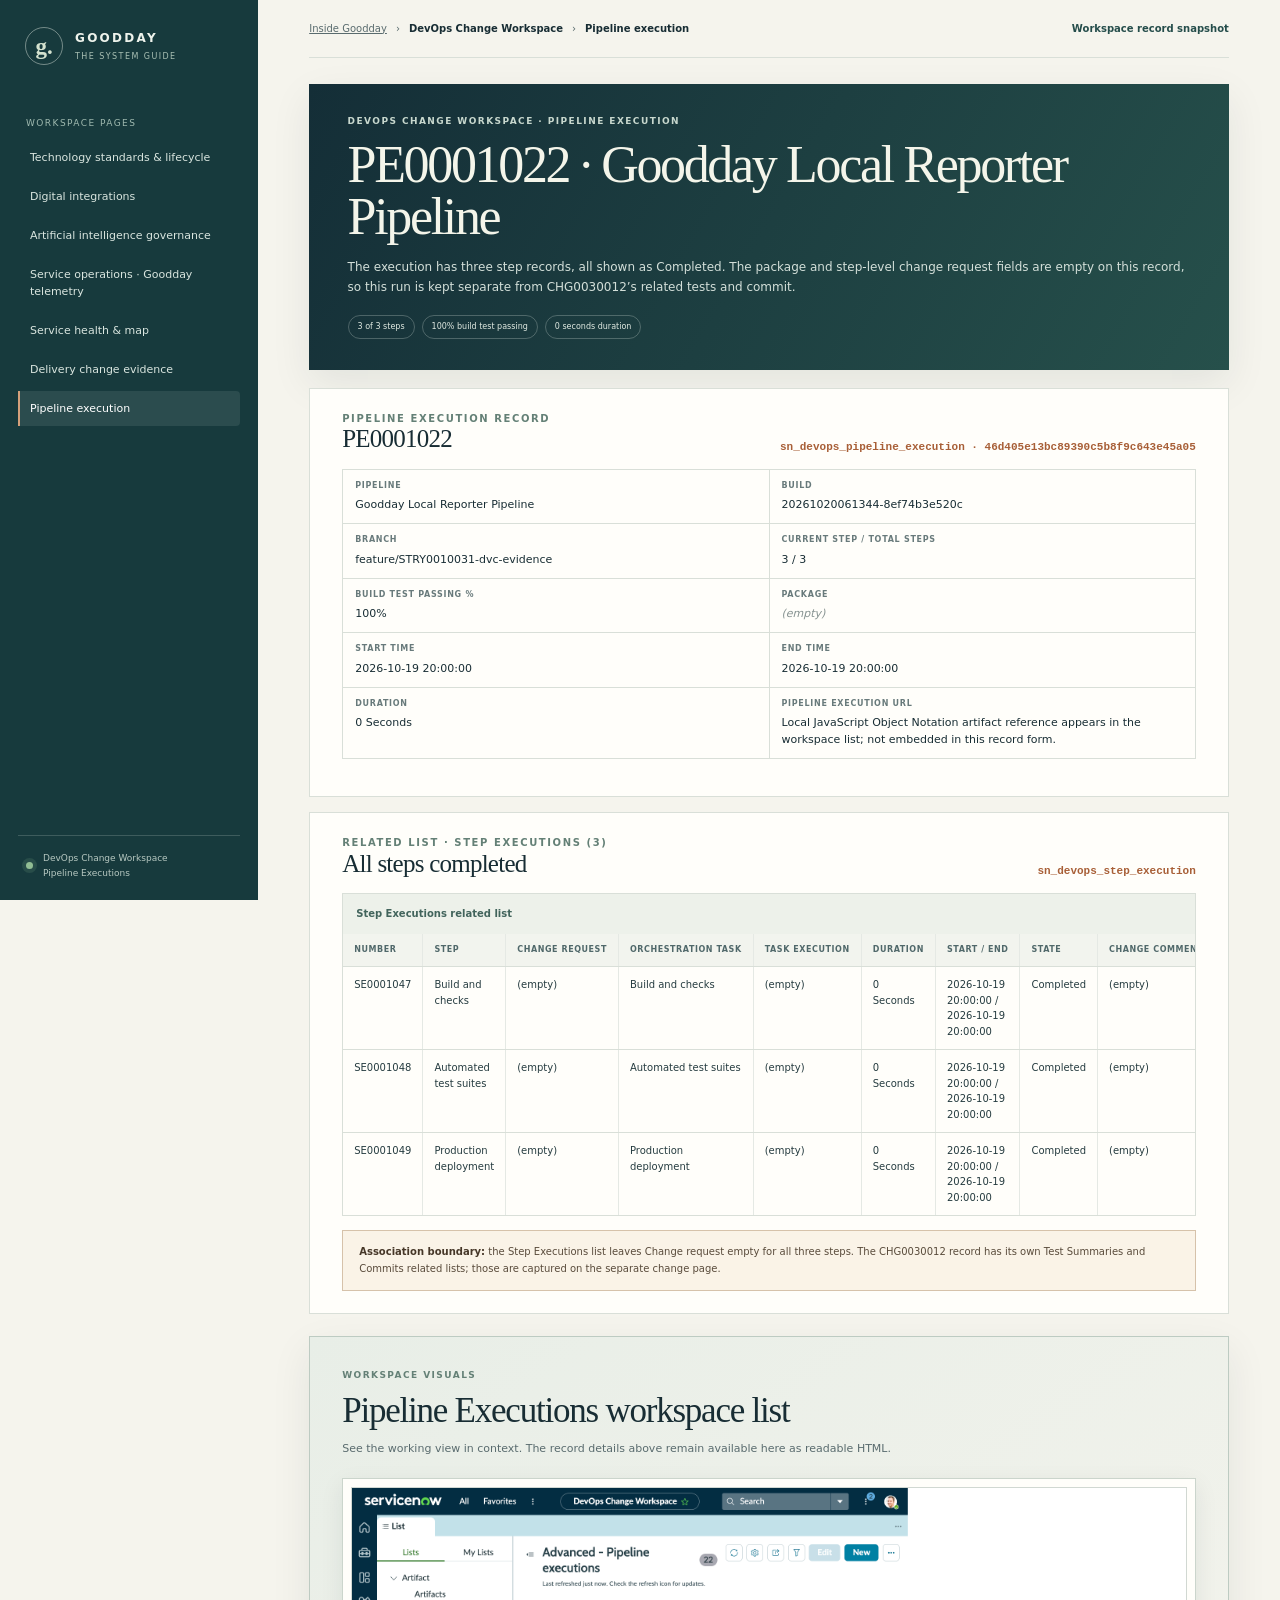
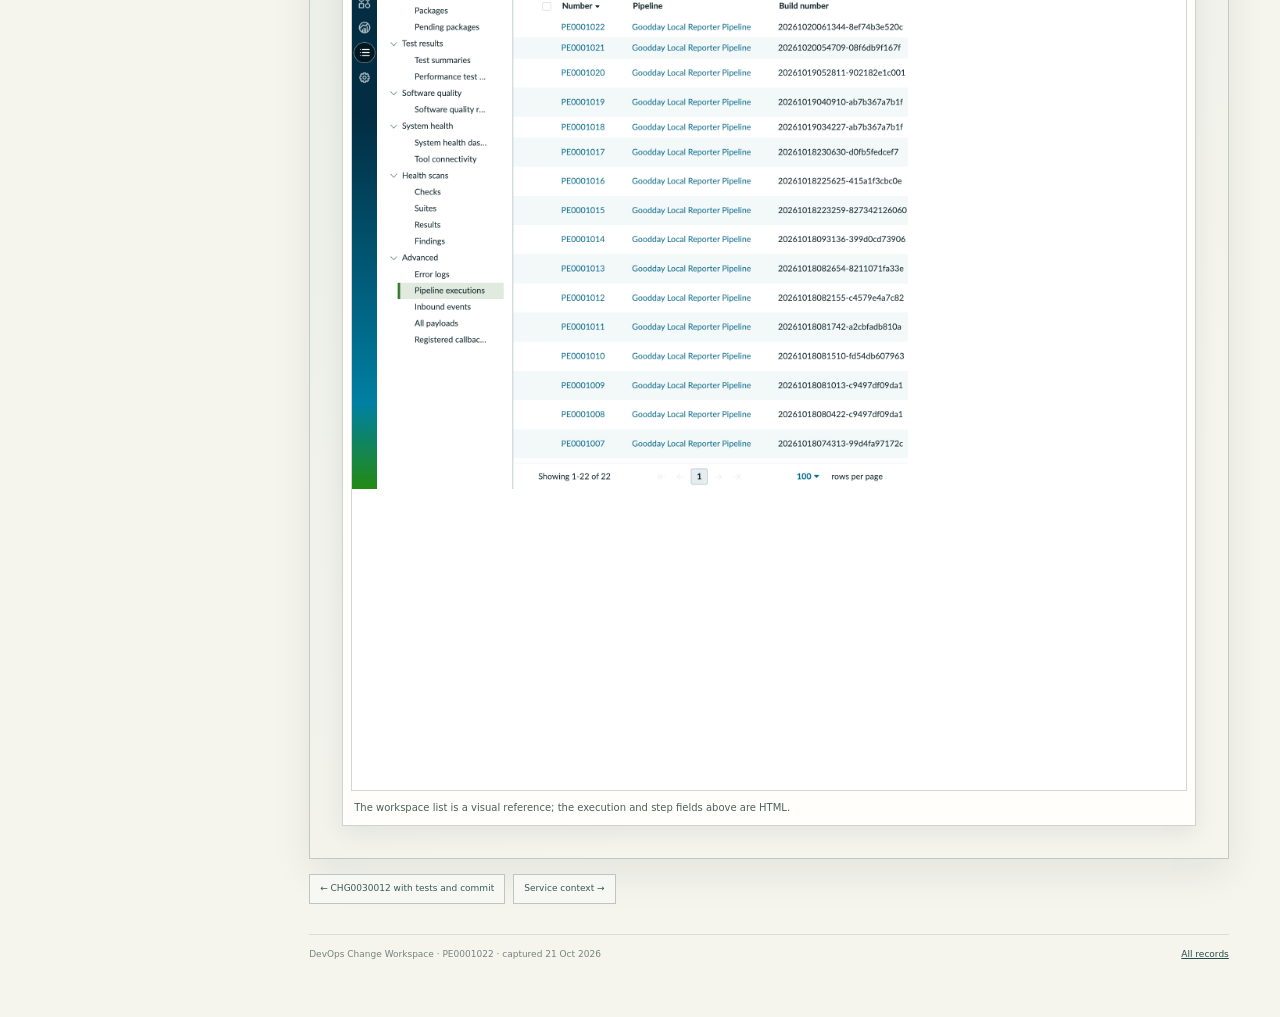
<file: servicenow-offline/records/devops-pipeline-run.html>
<!doctype html>
<html lang="en">
<head>
  <meta charset="utf-8">
  <meta name="viewport" content="width=device-width, initial-scale=1">
  <title>DevOps Change Velocity · PE0001022 · Goodday</title>
  <link rel="stylesheet" href="../styles.css">
</head>
<body>
  <div class="record-layout">
    <aside class="sidebar">
      <a class="brand" href="../index.html"><span class="brand-mark" aria-hidden="true">g.</span><span><strong>GOODDAY</strong><small>THE SYSTEM GUIDE</small></span></a>
      <p class="side-label">WORKSPACE PAGES</p>
      <nav class="side-nav" aria-label="Offline record pages">
        <a href="./ea-technology.html">Technology standards &amp; lifecycle</a>
        <a href="./ea-digital-integration.html">Digital integrations</a>
        <a href="./aict-chore-assistant.html">Artificial intelligence governance</a>
        <a href="./sow-alert.html">Service operations · Goodday telemetry</a>
        <a href="./service-health-map.html">Service health &amp; map</a>
        <a href="./devops-change.html">Delivery change evidence</a>
        <a href="./devops-pipeline-run.html" aria-current="page">Pipeline execution</a>
      </nav>
      <div class="sidebar-note"><span class="status-dot"></span><span>DevOps Change Workspace<br>Pipeline Executions</span></div>
    </aside>
    <main class="record-main">
      <header class="topbar"><div class="breadcrumbs"><a href="../index.html">Inside Goodday</a><span>›</span><strong>DevOps Change Workspace</strong><span>›</span><strong>Pipeline execution</strong></div><span class="top-link">Workspace record snapshot</span></header>
      <section class="record-hero">
        <p class="eyebrow">DEVOPS CHANGE WORKSPACE · PIPELINE EXECUTION</p>
        <h1>PE0001022 · Goodday Local Reporter Pipeline</h1>
        <p>The execution has three step records, all shown as Completed. The package and step-level change request fields are empty on this record, so this run is kept separate from CHG0030012’s related tests and commit.</p>
        <div class="record-tags"><span>3 of 3 steps</span><span>100% build test passing</span><span>0 seconds duration</span></div>
      </section>

      <section class="section-card" aria-labelledby="run-fields">
        <div class="section-head"><div><p class="eyebrow">PIPELINE EXECUTION RECORD</p><h2 id="run-fields">PE0001022</h2></div><span class="record-number">sn_devops_pipeline_execution · 46d405e13bc89390c5b8f9c643e45a05</span></div>
        <dl class="field-grid">
          <div><dt>Pipeline</dt><dd>Goodday Local Reporter Pipeline</dd></div>
          <div><dt>Build</dt><dd>20261020061344-8ef74b3e520c</dd></div>
          <div><dt>Branch</dt><dd>feature/STRY0010031-dvc-evidence</dd></div>
          <div><dt>Current step / total steps</dt><dd>3 / 3</dd></div>
          <div><dt>Build Test Passing %</dt><dd>100%</dd></div>
          <div><dt>Package</dt><dd class="empty">(empty)</dd></div>
          <div><dt>Start time</dt><dd>2026-10-19 20:00:00</dd></div>
          <div><dt>End time</dt><dd>2026-10-19 20:00:00</dd></div>
          <div><dt>Duration</dt><dd>0 Seconds</dd></div>
          <div><dt>Pipeline execution URL</dt><dd>Local JavaScript Object Notation artifact reference appears in the workspace list; not embedded in this record form.</dd></div>
        </dl>
      </section>

      <section class="section-card" aria-labelledby="step-executions">
        <div class="section-head"><div><p class="eyebrow">RELATED LIST · STEP EXECUTIONS (3)</p><h2 id="step-executions">All steps completed</h2></div><span class="record-number">sn_devops_step_execution</span></div>
        <div class="table-wrap">
          <table>
            <caption>Step Executions related list</caption>
            <thead><tr><th>Number</th><th>Step</th><th>Change request</th><th>Orchestration task</th><th>Task execution</th><th>Duration</th><th>Start / end</th><th>State</th><th>Change comments</th></tr></thead>
            <tbody>
              <tr><td>SE0001047</td><td>Build and checks</td><td>(empty)</td><td>Build and checks</td><td>(empty)</td><td>0 Seconds</td><td>2026-10-19 20:00:00 / 2026-10-19 20:00:00</td><td>Completed</td><td>(empty)</td></tr>
              <tr><td>SE0001048</td><td>Automated test suites</td><td>(empty)</td><td>Automated test suites</td><td>(empty)</td><td>0 Seconds</td><td>2026-10-19 20:00:00 / 2026-10-19 20:00:00</td><td>Completed</td><td>(empty)</td></tr>
              <tr><td>SE0001049</td><td>Production deployment</td><td>(empty)</td><td>Production deployment</td><td>(empty)</td><td>0 Seconds</td><td>2026-10-19 20:00:00 / 2026-10-19 20:00:00</td><td>Completed</td><td>(empty)</td></tr>
            </tbody>
          </table>
        </div>
        <div class="note-box"><strong>Association boundary:</strong> the Step Executions list leaves Change request empty for all three steps. The CHG0030012 record has its own Test Summaries and Commits related lists; those are captured on the separate change page.</div>
      </section>

      <section class="visual-gallery" aria-label="Workspace visual references">
        <div class="gallery-heading">
          <p class="eyebrow">WORKSPACE VISUALS</p>
          <h2>Pipeline Executions workspace list</h2>
          <p>See the working view in context. The record details above remain available here as readable HTML.</p>
        </div>
        <div class="visual-gallery-grid">
          <figure><img src="../assets/devops-pipeline-executions-list.png" alt="DevOps pipeline executions list screenshot"><figcaption>The workspace list is a visual reference; the execution and step fields above are HTML.</figcaption></figure>
        </div>
      </section>

      <nav class="related-pages" aria-label="Related workspace pages">
        <a href="./devops-change.html">← CHG0030012 with tests and commit</a>
        <a href="./service-health-map.html">Service context →</a>
      </nav>
      <footer class="page-footer"><span>DevOps Change Workspace · PE0001022 · captured 21 Oct 2026</span><a href="../index.html">All records</a></footer>
    </main>
  </div>
</body>
</html>
</file>
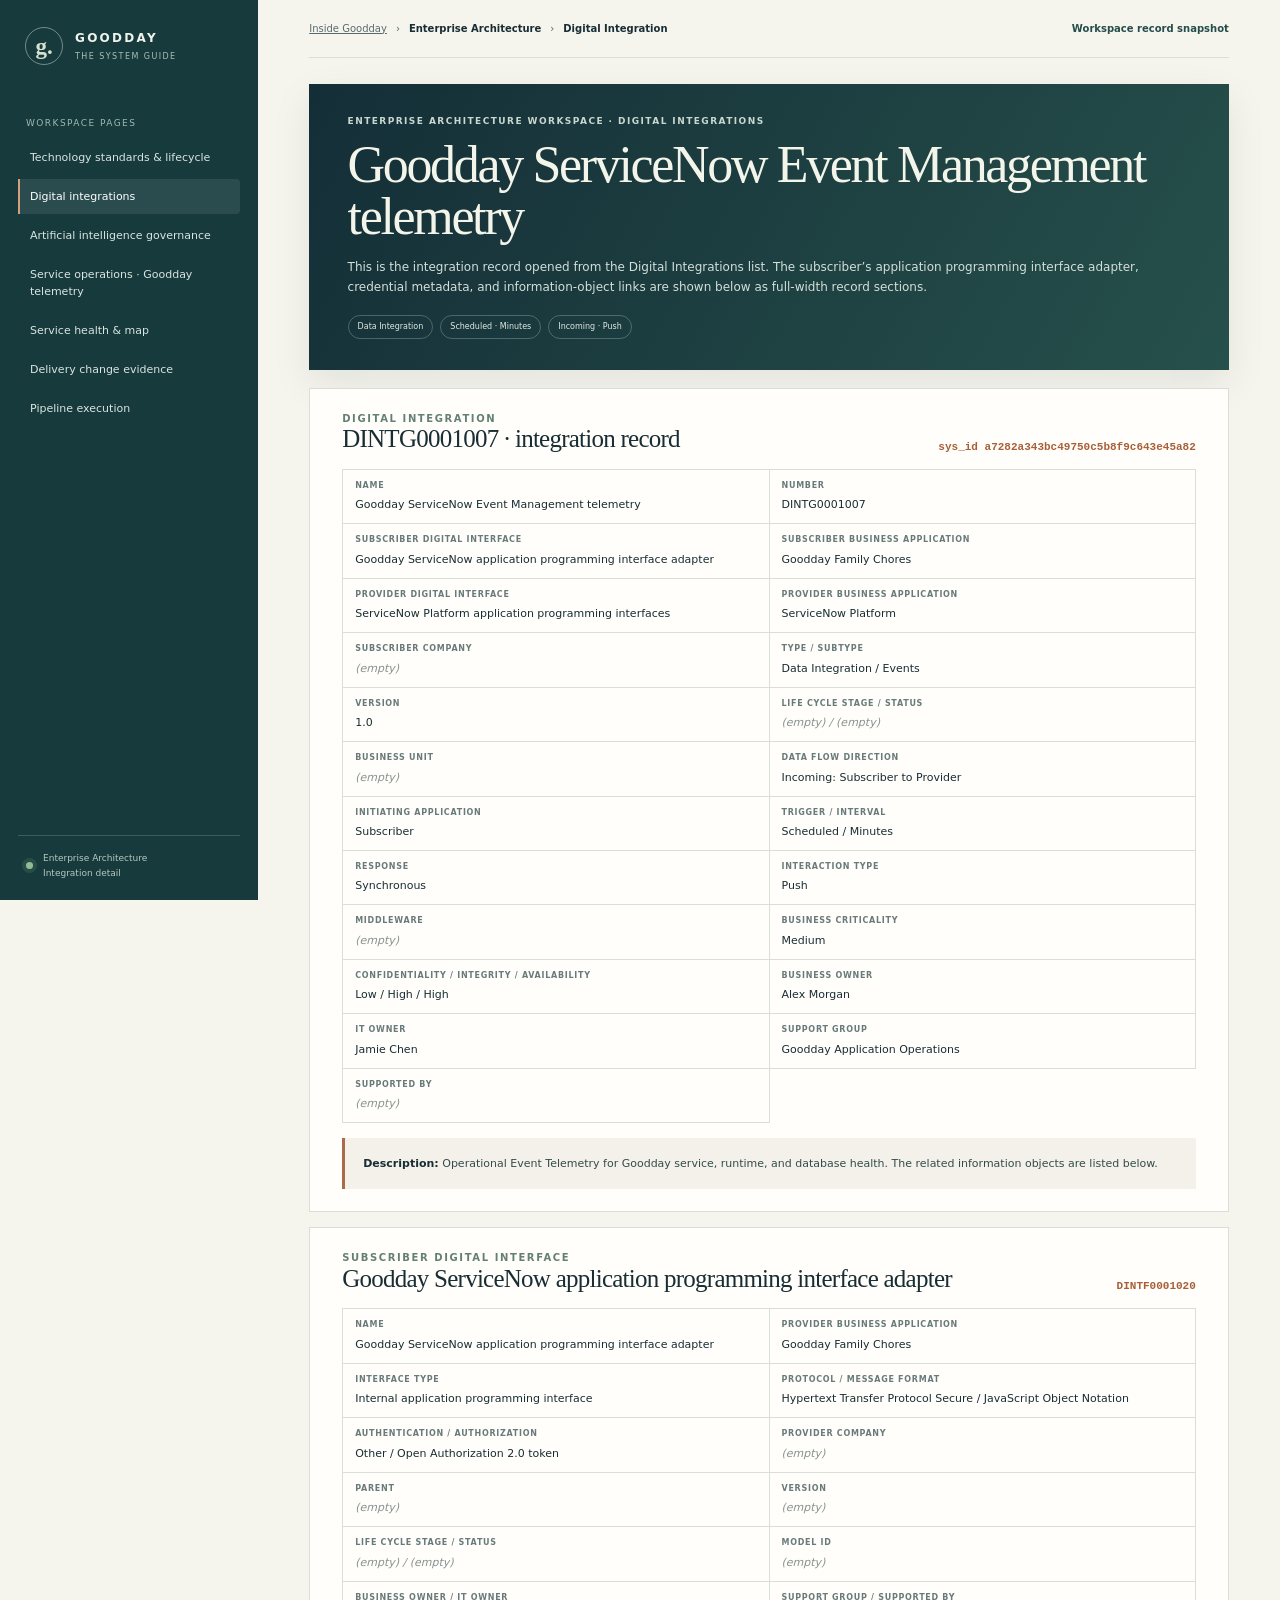
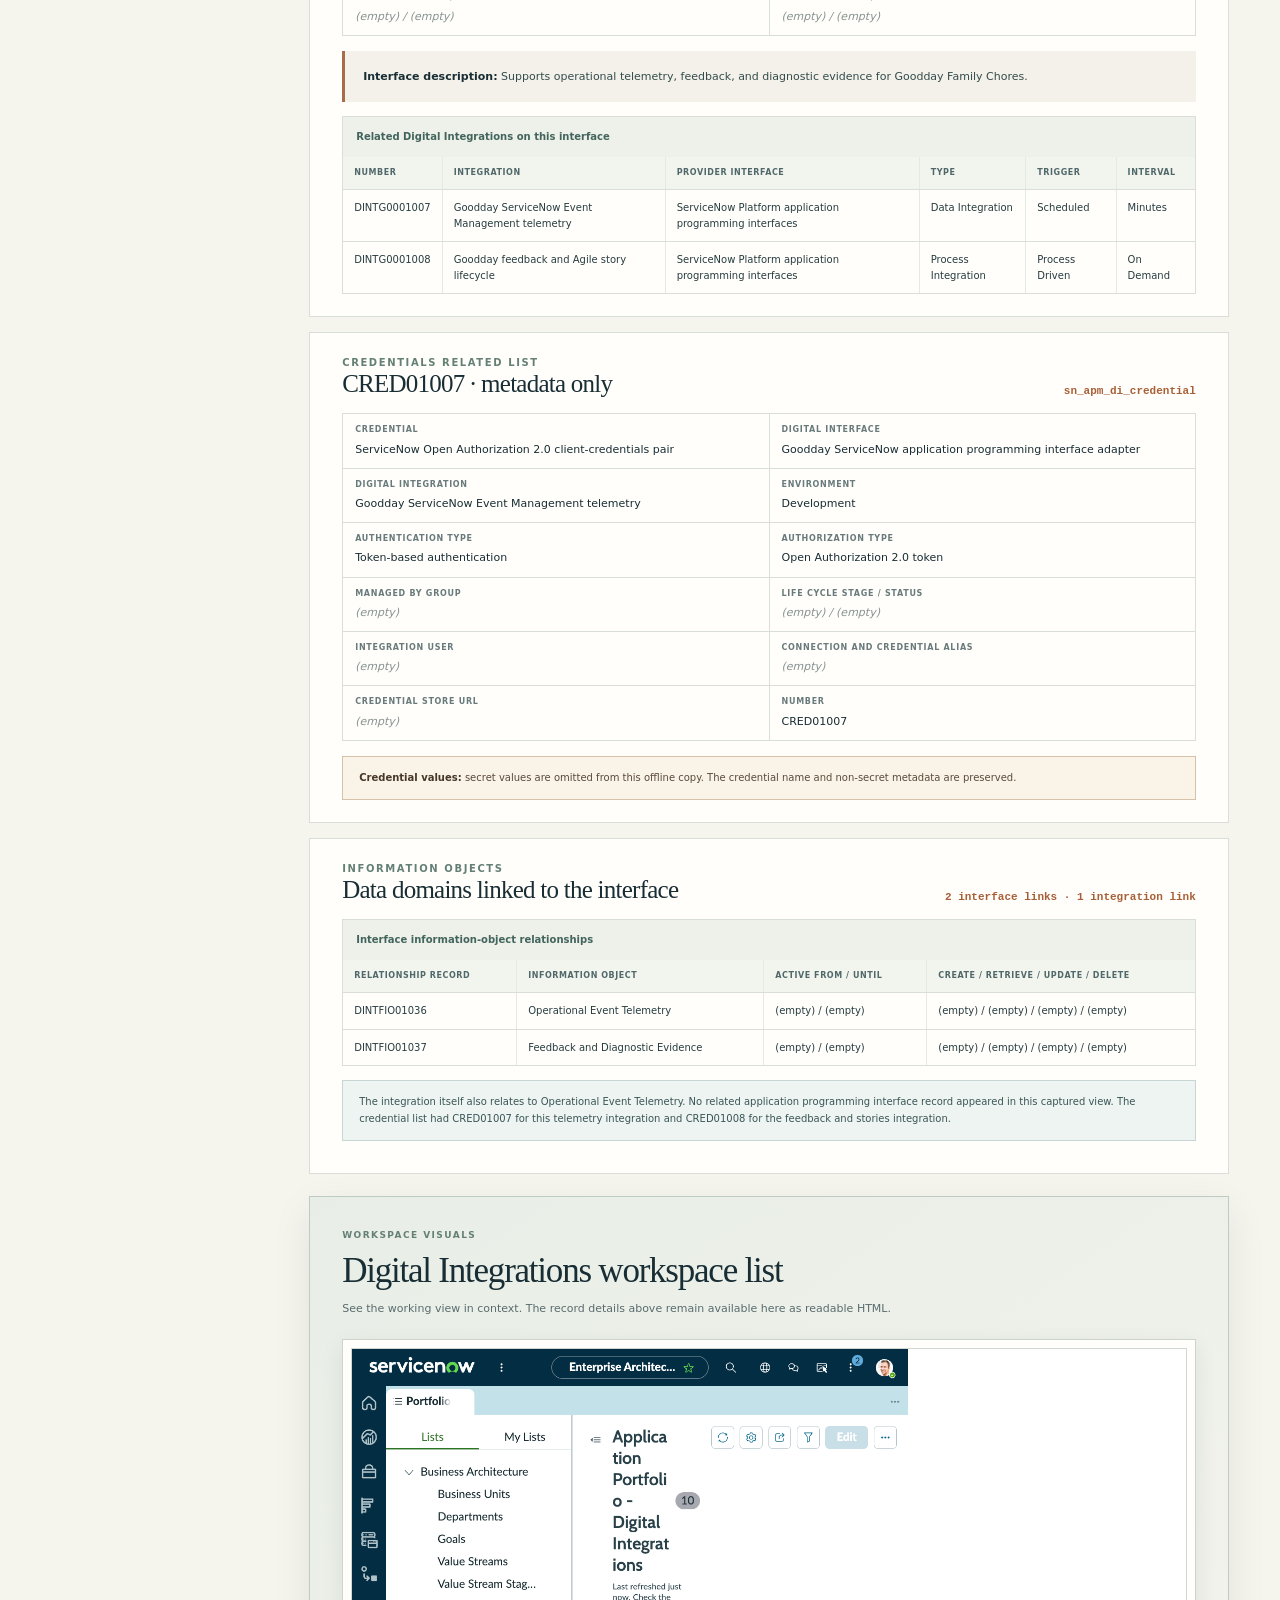
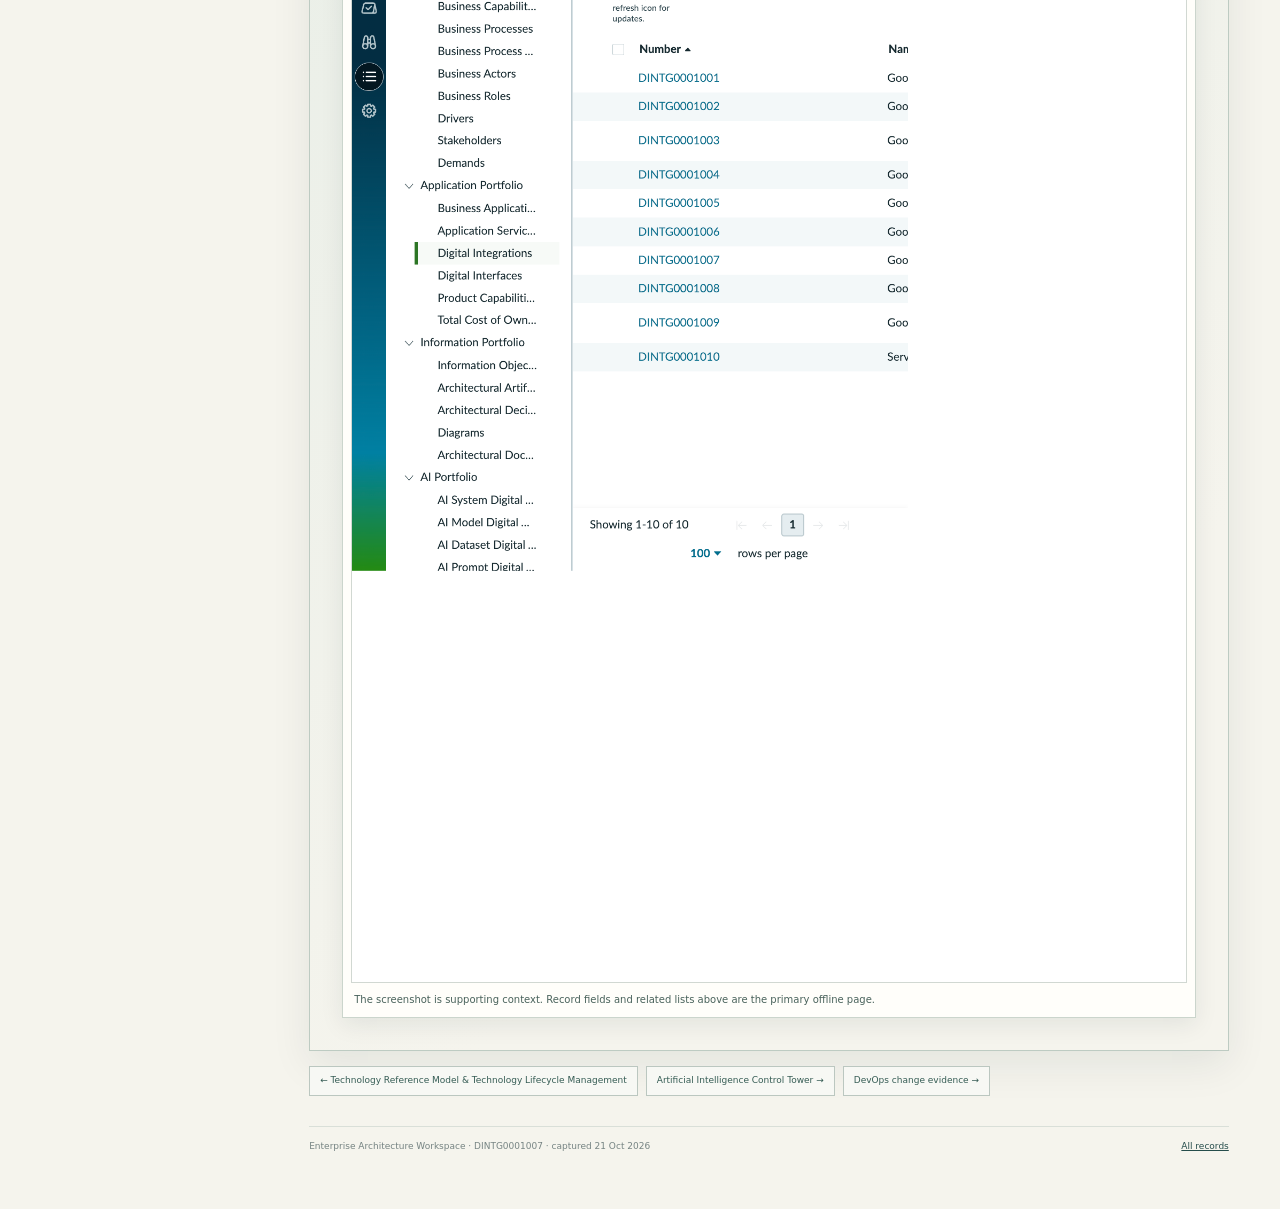
<file: servicenow-offline/records/ea-digital-integration.html>
<!doctype html>
<html lang="en">
<head>
  <meta charset="utf-8">
  <meta name="viewport" content="width=device-width, initial-scale=1">
  <title>Digital integrations DINTG0001007 · Goodday</title>
  <link rel="stylesheet" href="../styles.css">
</head>
<body>
  <div class="record-layout">
    <aside class="sidebar">
      <a class="brand" href="../index.html"><span class="brand-mark" aria-hidden="true">g.</span><span><strong>GOODDAY</strong><small>THE SYSTEM GUIDE</small></span></a>
      <p class="side-label">WORKSPACE PAGES</p>
      <nav class="side-nav" aria-label="Offline record pages">
        <a href="./ea-technology.html">Technology standards &amp; lifecycle</a>
        <a href="./ea-digital-integration.html" aria-current="page">Digital integrations</a>
        <a href="./aict-chore-assistant.html">Artificial intelligence governance</a>
        <a href="./sow-alert.html">Service operations · Goodday telemetry</a>
        <a href="./service-health-map.html">Service health &amp; map</a>
        <a href="./devops-change.html">Delivery change evidence</a>
        <a href="./devops-pipeline-run.html">Pipeline execution</a>
      </nav>
      <div class="sidebar-note"><span class="status-dot"></span><span>Enterprise Architecture<br>Integration detail</span></div>
    </aside>
    <main class="record-main">
      <header class="topbar"><div class="breadcrumbs"><a href="../index.html">Inside Goodday</a><span>›</span><strong>Enterprise Architecture</strong><span>›</span><strong>Digital Integration</strong></div><span class="top-link">Workspace record snapshot</span></header>
      <section class="record-hero">
        <p class="eyebrow">ENTERPRISE ARCHITECTURE WORKSPACE · DIGITAL INTEGRATIONS</p>
        <h1>Goodday ServiceNow Event Management telemetry</h1>
        <p>This is the integration record opened from the Digital Integrations list. The subscriber’s application programming interface adapter, credential metadata, and information-object links are shown below as full-width record sections.</p>
        <div class="record-tags"><span>Data Integration</span><span>Scheduled · Minutes</span><span>Incoming · Push</span></div>
      </section>

      <section class="section-card" aria-labelledby="integration">
        <div class="section-head"><div><p class="eyebrow">DIGITAL INTEGRATION</p><h2 id="integration">DINTG0001007 · integration record</h2></div><span class="record-number">sys_id a7282a343bc49750c5b8f9c643e45a82</span></div>
        <dl class="field-grid">
          <div><dt>Name</dt><dd>Goodday ServiceNow Event Management telemetry</dd></div>
          <div><dt>Number</dt><dd>DINTG0001007</dd></div>
          <div><dt>Subscriber Digital Interface</dt><dd>Goodday ServiceNow application programming interface adapter</dd></div>
          <div><dt>Subscriber Business Application</dt><dd>Goodday Family Chores</dd></div>
          <div><dt>Provider Digital Interface</dt><dd>ServiceNow Platform application programming interfaces</dd></div>
          <div><dt>Provider Business Application</dt><dd>ServiceNow Platform</dd></div>
          <div><dt>Subscriber company</dt><dd class="empty">(empty)</dd></div>
          <div><dt>Type / subtype</dt><dd>Data Integration / Events</dd></div>
          <div><dt>Version</dt><dd>1.0</dd></div>
          <div><dt>Life cycle stage / status</dt><dd class="empty">(empty) / (empty)</dd></div>
          <div><dt>Business unit</dt><dd class="empty">(empty)</dd></div>
          <div><dt>Data flow direction</dt><dd>Incoming: Subscriber to Provider</dd></div>
          <div><dt>Initiating application</dt><dd>Subscriber</dd></div>
          <div><dt>Trigger / interval</dt><dd>Scheduled / Minutes</dd></div>
          <div><dt>Response</dt><dd>Synchronous</dd></div>
          <div><dt>Interaction type</dt><dd>Push</dd></div>
          <div><dt>Middleware</dt><dd class="empty">(empty)</dd></div>
          <div><dt>Business criticality</dt><dd>Medium</dd></div>
          <div><dt>Confidentiality / integrity / availability</dt><dd>Low / High / High</dd></div>
          <div><dt>Business owner</dt><dd>Alex Morgan</dd></div>
          <div><dt>IT owner</dt><dd>Jamie Chen</dd></div>
          <div><dt>Support group</dt><dd>Goodday Application Operations</dd></div>
          <div><dt>Supported by</dt><dd class="empty">(empty)</dd></div>
        </dl>
        <div class="prose-box"><strong>Description:</strong> Operational Event Telemetry for Goodday service, runtime, and database health. The related information objects are listed below.</div>
      </section>

      <section class="section-card" aria-labelledby="interface">
        <div class="section-head"><div><p class="eyebrow">SUBSCRIBER DIGITAL INTERFACE</p><h2 id="interface">Goodday ServiceNow application programming interface adapter</h2></div><span class="record-number">DINTF0001020</span></div>
        <dl class="field-grid">
          <div><dt>Name</dt><dd>Goodday ServiceNow application programming interface adapter</dd></div>
          <div><dt>Provider business application</dt><dd>Goodday Family Chores</dd></div>
          <div><dt>Interface type</dt><dd>Internal application programming interface</dd></div>
          <div><dt>Protocol / message format</dt><dd>Hypertext Transfer Protocol Secure / JavaScript Object Notation</dd></div>
          <div><dt>Authentication / authorization</dt><dd>Other / Open Authorization 2.0 token</dd></div>
          <div><dt>Provider company</dt><dd class="empty">(empty)</dd></div>
          <div><dt>Parent</dt><dd class="empty">(empty)</dd></div>
          <div><dt>Version</dt><dd class="empty">(empty)</dd></div>
          <div><dt>Life cycle stage / status</dt><dd class="empty">(empty) / (empty)</dd></div>
          <div><dt>Model ID</dt><dd class="empty">(empty)</dd></div>
          <div><dt>Business owner / IT owner</dt><dd class="empty">(empty) / (empty)</dd></div>
          <div><dt>Support group / supported by</dt><dd class="empty">(empty) / (empty)</dd></div>
        </dl>
        <div class="prose-box"><strong>Interface description:</strong> Supports operational telemetry, feedback, and diagnostic evidence for Goodday Family Chores.</div>
        <div class="table-wrap" style="margin-top:14px">
          <table>
            <caption>Related Digital Integrations on this interface</caption>
            <thead><tr><th>Number</th><th>Integration</th><th>Provider interface</th><th>Type</th><th>Trigger</th><th>Interval</th></tr></thead>
            <tbody>
              <tr><td>DINTG0001007</td><td>Goodday ServiceNow Event Management telemetry</td><td>ServiceNow Platform application programming interfaces</td><td>Data Integration</td><td>Scheduled</td><td>Minutes</td></tr>
              <tr><td>DINTG0001008</td><td>Goodday feedback and Agile story lifecycle</td><td>ServiceNow Platform application programming interfaces</td><td>Process Integration</td><td>Process Driven</td><td>On Demand</td></tr>
            </tbody>
          </table>
        </div>
      </section>

      <section class="section-card" aria-labelledby="credential">
        <div class="section-head"><div><p class="eyebrow">CREDENTIALS RELATED LIST</p><h2 id="credential">CRED01007 · metadata only</h2></div><span class="record-number">sn_apm_di_credential</span></div>
        <dl class="field-grid">
          <div><dt>Credential</dt><dd>ServiceNow Open Authorization 2.0 client-credentials pair</dd></div>
          <div><dt>Digital interface</dt><dd>Goodday ServiceNow application programming interface adapter</dd></div>
          <div><dt>Digital integration</dt><dd>Goodday ServiceNow Event Management telemetry</dd></div>
          <div><dt>Environment</dt><dd>Development</dd></div>
          <div><dt>Authentication type</dt><dd>Token-based authentication</dd></div>
          <div><dt>Authorization type</dt><dd>Open Authorization 2.0 token</dd></div>
          <div><dt>Managed by group</dt><dd class="empty">(empty)</dd></div>
          <div><dt>Life cycle stage / status</dt><dd class="empty">(empty) / (empty)</dd></div>
          <div><dt>Integration user</dt><dd class="empty">(empty)</dd></div>
          <div><dt>Connection and credential alias</dt><dd class="empty">(empty)</dd></div>
          <div><dt>Credential store URL</dt><dd class="empty">(empty)</dd></div>
          <div><dt>Number</dt><dd>CRED01007</dd></div>
        </dl>
        <div class="note-box"><strong>Credential values:</strong> secret values are omitted from this offline copy. The credential name and non-secret metadata are preserved.</div>
      </section>

      <section class="section-card" aria-labelledby="information-objects">
        <div class="section-head"><div><p class="eyebrow">INFORMATION OBJECTS</p><h2 id="information-objects">Data domains linked to the interface</h2></div><span class="record-number">2 interface links · 1 integration link</span></div>
        <div class="table-wrap">
          <table>
            <caption>Interface information-object relationships</caption>
            <thead><tr><th>Relationship record</th><th>Information Object</th><th>Active from / until</th><th>Create / retrieve / update / delete</th></tr></thead>
            <tbody>
              <tr><td>DINTFIO01036</td><td>Operational Event Telemetry</td><td>(empty) / (empty)</td><td>(empty) / (empty) / (empty) / (empty)</td></tr>
              <tr><td>DINTFIO01037</td><td>Feedback and Diagnostic Evidence</td><td>(empty) / (empty)</td><td>(empty) / (empty) / (empty) / (empty)</td></tr>
            </tbody>
          </table>
        </div>
        <p class="info-box">The integration itself also relates to Operational Event Telemetry. No related application programming interface record appeared in this captured view. The credential list had CRED01007 for this telemetry integration and CRED01008 for the feedback and stories integration.</p>
      </section>

      <section class="visual-gallery" aria-label="Workspace visual references">
        <div class="gallery-heading">
          <p class="eyebrow">WORKSPACE VISUALS</p>
          <h2>Digital Integrations workspace list</h2>
          <p>See the working view in context. The record details above remain available here as readable HTML.</p>
        </div>
        <div class="visual-gallery-grid">
          <figure><img src="../assets/ea-digital-integrations-list.png" alt="Digital Integrations list screenshot"><figcaption>The screenshot is supporting context. Record fields and related lists above are the primary offline page.</figcaption></figure>
        </div>
      </section>

      <nav class="related-pages" aria-label="Related workspace pages">
        <a href="./ea-technology.html">← Technology Reference Model &amp; Technology Lifecycle Management</a>
        <a href="./aict-chore-assistant.html">Artificial Intelligence Control Tower →</a>
        <a href="./devops-change.html">DevOps change evidence →</a>
      </nav>
      <footer class="page-footer"><span>Enterprise Architecture Workspace · DINTG0001007 · captured 21 Oct 2026</span><a href="../index.html">All records</a></footer>
    </main>
  </div>
</body>
</html>
</file>
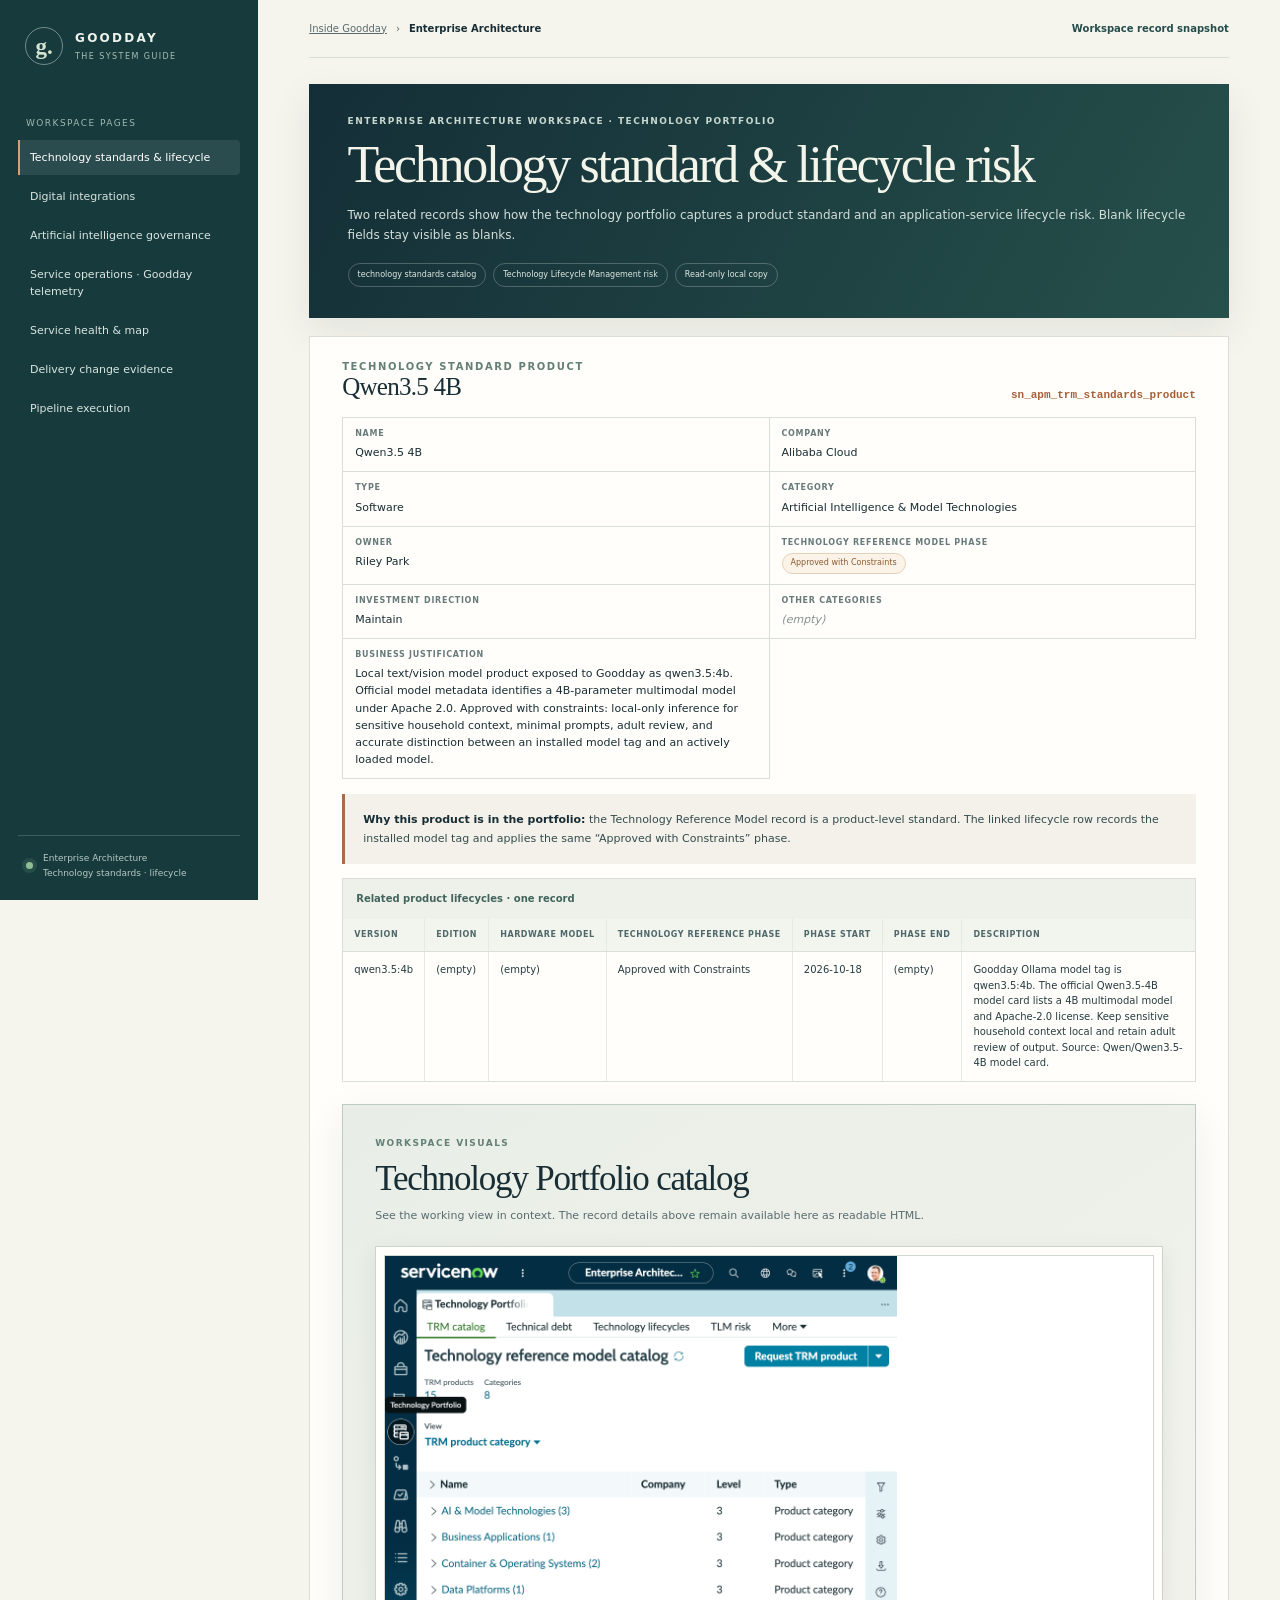
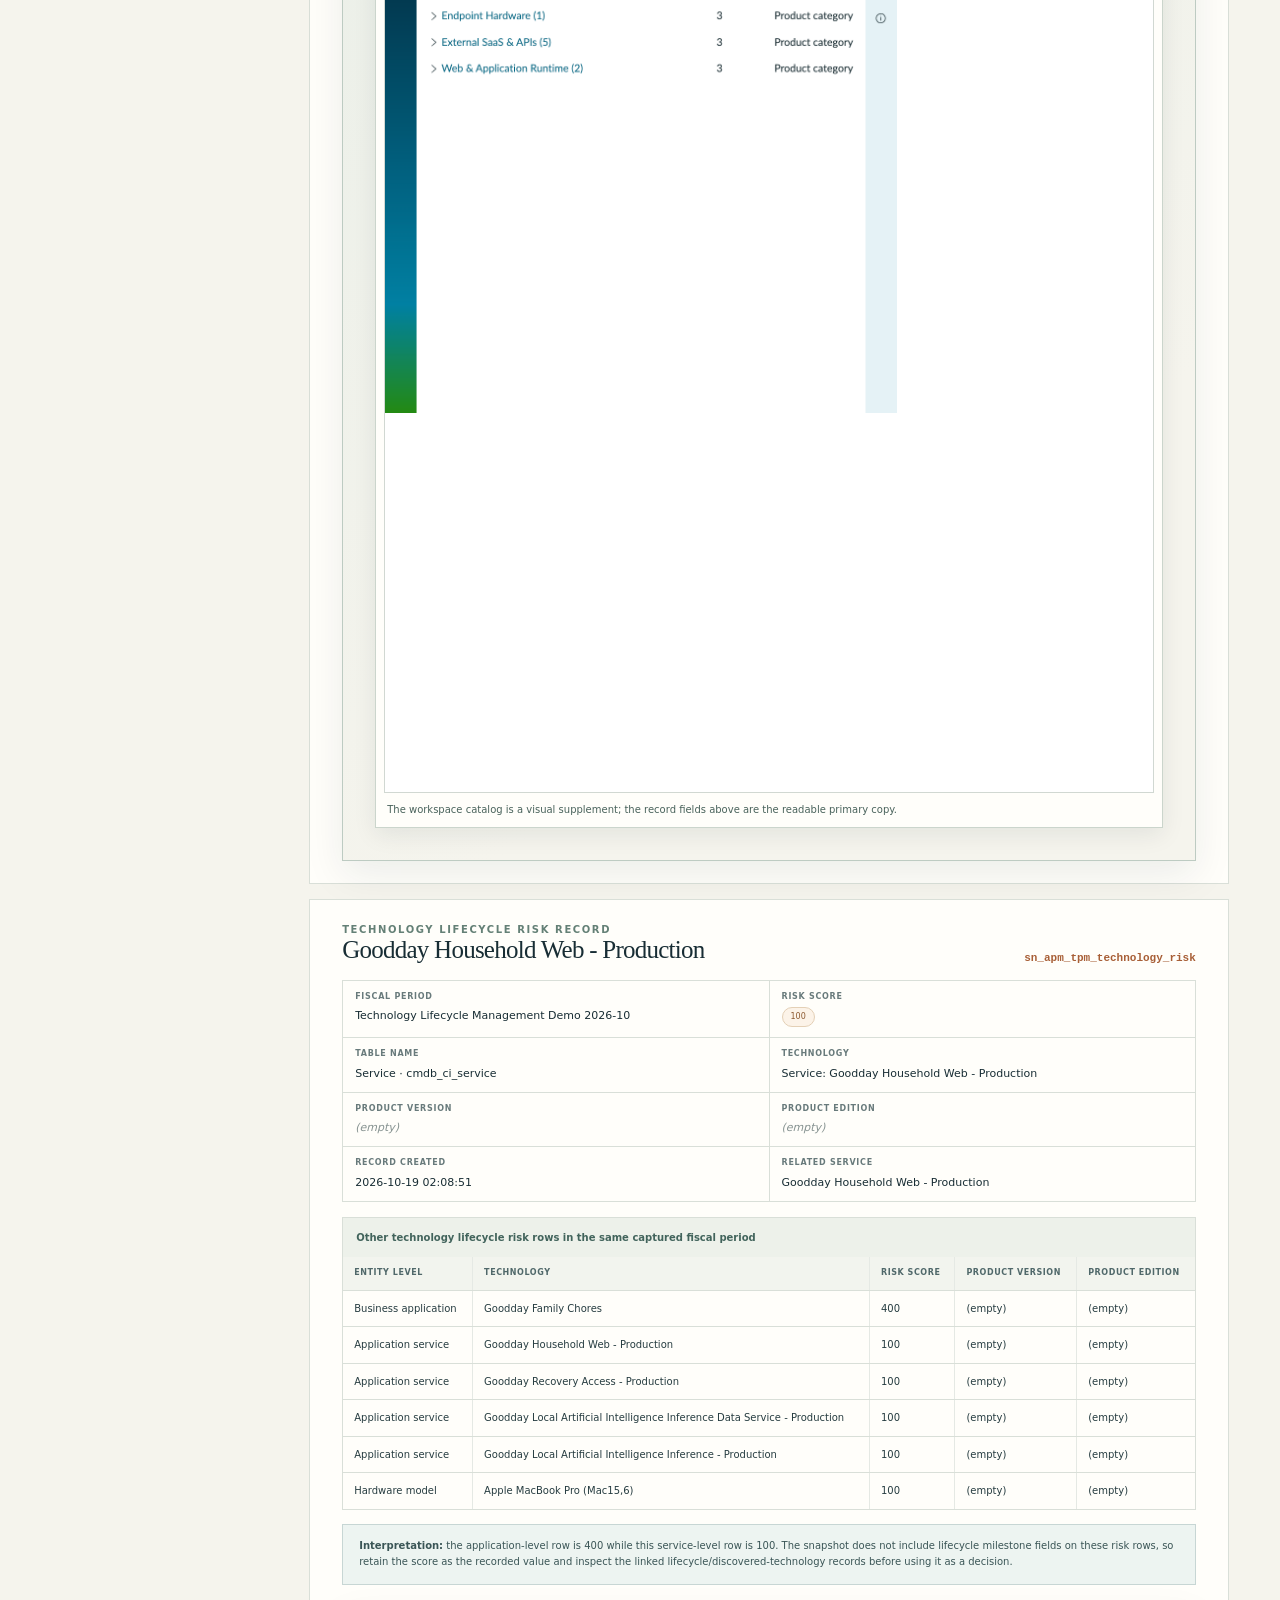
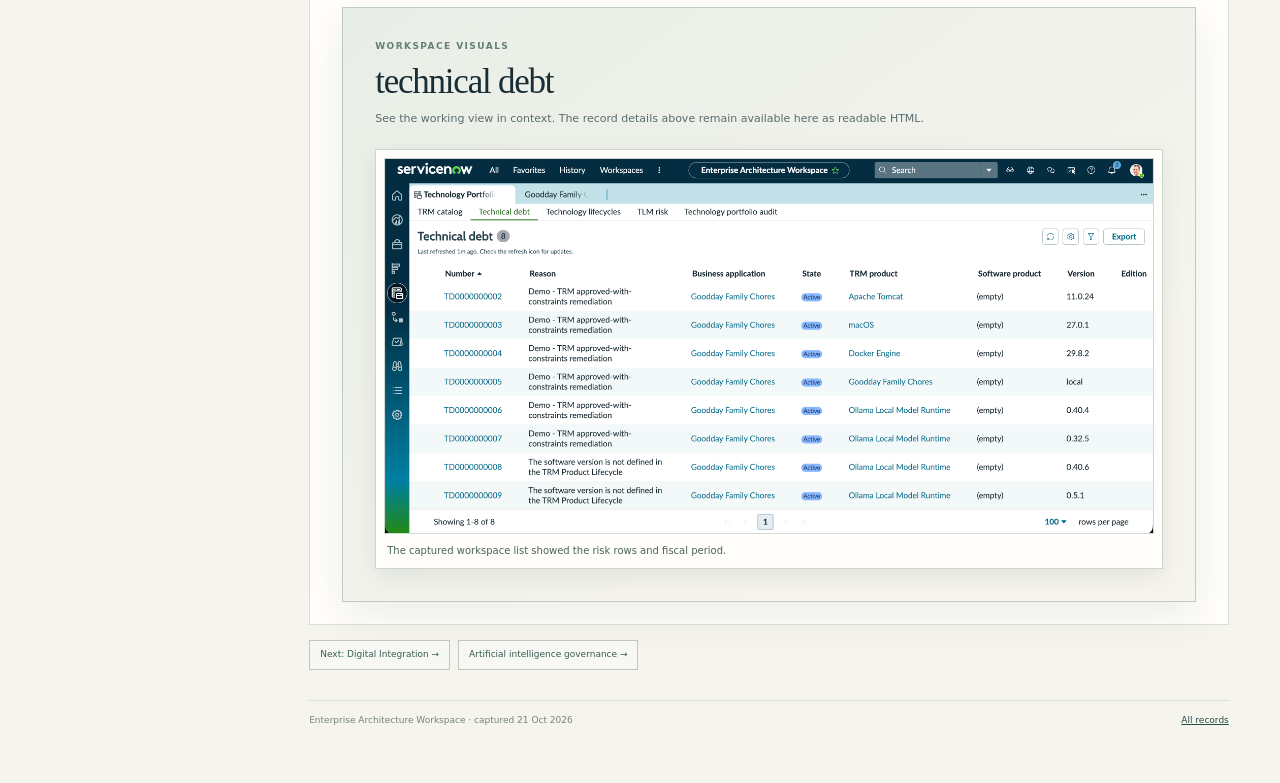
<file: servicenow-offline/records/ea-technology.html>
<!doctype html>
<html lang="en">
<head>
  <meta charset="utf-8">
  <meta name="viewport" content="width=device-width, initial-scale=1">
  <title>Enterprise architecture · technology standards and lifecycle · Goodday</title>
  <link rel="stylesheet" href="../styles.css">
</head>
<body>
  <div class="record-layout">
    <aside class="sidebar">
      <a class="brand" href="../index.html"><span class="brand-mark" aria-hidden="true">g.</span><span><strong>GOODDAY</strong><small>THE SYSTEM GUIDE</small></span></a>
      <p class="side-label">WORKSPACE PAGES</p>
      <nav class="side-nav" aria-label="Offline record pages">
        <a href="./ea-technology.html" aria-current="page">Technology standards &amp; lifecycle</a>
        <a href="./ea-digital-integration.html">Digital integrations</a>
        <a href="./aict-chore-assistant.html">Artificial intelligence governance</a>
        <a href="./sow-alert.html">Service operations · Goodday telemetry</a>
        <a href="./service-health-map.html">Service health &amp; map</a>
        <a href="./devops-change.html">Delivery change evidence</a>
        <a href="./devops-pipeline-run.html">Pipeline execution</a>
      </nav>
      <div class="sidebar-note"><span class="status-dot"></span><span>Enterprise Architecture<br>Technology standards · lifecycle</span></div>
    </aside>
    <main class="record-main">
      <header class="topbar"><div class="breadcrumbs"><a href="../index.html">Inside Goodday</a><span>›</span><strong>Enterprise Architecture</strong></div><span class="top-link">Workspace record snapshot</span></header>
      <section class="record-hero">
        <p class="eyebrow">ENTERPRISE ARCHITECTURE WORKSPACE · TECHNOLOGY PORTFOLIO</p>
        <h1>Technology standard &amp; lifecycle risk</h1>
        <p>Two related records show how the technology portfolio captures a product standard and an application-service lifecycle risk. Blank lifecycle fields stay visible as blanks.</p>
        <div class="record-tags"><span>technology standards catalog</span><span>Technology Lifecycle Management risk</span><span>Read-only local copy</span></div>
      </section>

      <section class="section-card" aria-labelledby="trm-record">
        <div class="section-head"><div><p class="eyebrow">TECHNOLOGY STANDARD PRODUCT</p><h2 id="trm-record">Qwen3.5 4B</h2></div><span class="record-number">sn_apm_trm_standards_product</span></div>
        <dl class="field-grid">
          <div><dt>Name</dt><dd>Qwen3.5 4B</dd></div>
          <div><dt>Company</dt><dd>Alibaba Cloud</dd></div>
          <div><dt>Type</dt><dd>Software</dd></div>
          <div><dt>Category</dt><dd>Artificial Intelligence &amp; Model Technologies</dd></div>
          <div><dt>Owner</dt><dd>Riley Park</dd></div>
          <div><dt>Technology Reference Model phase</dt><dd><span class="pill warn">Approved with Constraints</span></dd></div>
          <div><dt>Investment direction</dt><dd>Maintain</dd></div>
          <div><dt>Other categories</dt><dd class="empty">(empty)</dd></div>
          <div><dt>Business justification</dt><dd>Local text/vision model product exposed to Goodday as qwen3.5:4b. Official model metadata identifies a 4B-parameter multimodal model under Apache 2.0. Approved with constraints: local-only inference for sensitive household context, minimal prompts, adult review, and accurate distinction between an installed model tag and an actively loaded model.</dd></div>
        </dl>
        <div class="prose-box"><strong>Why this product is in the portfolio:</strong> the Technology Reference Model record is a product-level standard. The linked lifecycle row records the installed model tag and applies the same “Approved with Constraints” phase.</div>
        <div class="table-wrap" style="margin-top:14px">
          <table>
            <caption>Related product lifecycles · one record</caption>
            <thead><tr><th>Version</th><th>Edition</th><th>Hardware model</th><th>Technology reference phase</th><th>Phase start</th><th>Phase end</th><th>Description</th></tr></thead>
            <tbody><tr><td>qwen3.5:4b</td><td>(empty)</td><td>(empty)</td><td>Approved with Constraints</td><td>2026-10-18</td><td>(empty)</td><td>Goodday Ollama model tag is qwen3.5:4b. The official Qwen3.5-4B model card lists a 4B multimodal model and Apache-2.0 license. Keep sensitive household context local and retain adult review of output. Source: Qwen/Qwen3.5-4B model card.</td></tr></tbody>
          </table>
        </div>
        <section class="visual-gallery" aria-label="Workspace visual references">
          <div class="gallery-heading">
            <p class="eyebrow">WORKSPACE VISUALS</p>
            <h2>Technology Portfolio catalog</h2>
            <p>See the working view in context. The record details above remain available here as readable HTML.</p>
          </div>
          <div class="visual-gallery-grid">
            <figure><img src="../assets/ea-technology-portfolio-trm.png" alt="Technology Portfolio technology standards catalog screenshot"><figcaption>The workspace catalog is a visual supplement; the record fields above are the readable primary copy.</figcaption></figure>
          </div>
        </section>
      </section>

      <section class="section-card" aria-labelledby="tlm-record">
        <div class="section-head"><div><p class="eyebrow">TECHNOLOGY LIFECYCLE RISK RECORD</p><h2 id="tlm-record">Goodday Household Web - Production</h2></div><span class="record-number">sn_apm_tpm_technology_risk</span></div>
        <dl class="field-grid">
          <div><dt>Fiscal period</dt><dd>Technology Lifecycle Management Demo 2026-10</dd></div>
          <div><dt>Risk score</dt><dd><span class="pill warn">100</span></dd></div>
          <div><dt>Table name</dt><dd>Service · cmdb_ci_service</dd></div>
          <div><dt>Technology</dt><dd>Service: Goodday Household Web - Production</dd></div>
          <div><dt>Product version</dt><dd class="empty">(empty)</dd></div>
          <div><dt>Product edition</dt><dd class="empty">(empty)</dd></div>
          <div><dt>Record created</dt><dd>2026-10-19 02:08:51</dd></div>
          <div><dt>Related service</dt><dd>Goodday Household Web - Production</dd></div>
        </dl>
        <div class="table-wrap" style="margin-top:14px">
          <table>
            <caption>Other technology lifecycle risk rows in the same captured fiscal period</caption>
            <thead><tr><th>Entity level</th><th>Technology</th><th>Risk score</th><th>Product version</th><th>Product edition</th></tr></thead>
            <tbody>
              <tr><td>Business application</td><td>Goodday Family Chores</td><td>400</td><td>(empty)</td><td>(empty)</td></tr>
              <tr><td>Application service</td><td>Goodday Household Web - Production</td><td>100</td><td>(empty)</td><td>(empty)</td></tr>
              <tr><td>Application service</td><td>Goodday Recovery Access - Production</td><td>100</td><td>(empty)</td><td>(empty)</td></tr>
              <tr><td>Application service</td><td>Goodday Local Artificial Intelligence Inference Data Service - Production</td><td>100</td><td>(empty)</td><td>(empty)</td></tr>
              <tr><td>Application service</td><td>Goodday Local Artificial Intelligence Inference - Production</td><td>100</td><td>(empty)</td><td>(empty)</td></tr>
              <tr><td>Hardware model</td><td>Apple MacBook Pro (Mac15,6)</td><td>100</td><td>(empty)</td><td>(empty)</td></tr>
            </tbody>
          </table>
        </div>
        <div class="info-box"><strong>Interpretation:</strong> the application-level row is 400 while this service-level row is 100. The snapshot does not include lifecycle milestone fields on these risk rows, so retain the score as the recorded value and inspect the linked lifecycle/discovered-technology records before using it as a decision.</div>
        <section class="visual-gallery" aria-label="Workspace visual references">
          <div class="gallery-heading">
            <p class="eyebrow">WORKSPACE VISUALS</p>
            <h2>technical debt</h2>
            <p>See the working view in context. The record details above remain available here as readable HTML.</p>
          </div>
          <div class="visual-gallery-grid">
            <figure><img src="../assets/ea-tlm-risk.png" alt="Technology Lifecycle Management risk view screenshot"><figcaption>The captured workspace list showed the risk rows and fiscal period.</figcaption></figure>
          </div>
        </section>
      </section>

      <nav class="related-pages" aria-label="Related workspace pages">
        <a href="./ea-digital-integration.html">Next: Digital Integration →</a>
        <a href="./aict-chore-assistant.html">Artificial intelligence governance →</a>
      </nav>
      <footer class="page-footer"><span>Enterprise Architecture Workspace · captured 21 Oct 2026</span><a href="../index.html">All records</a></footer>
    </main>
  </div>
</body>
</html>
</file>
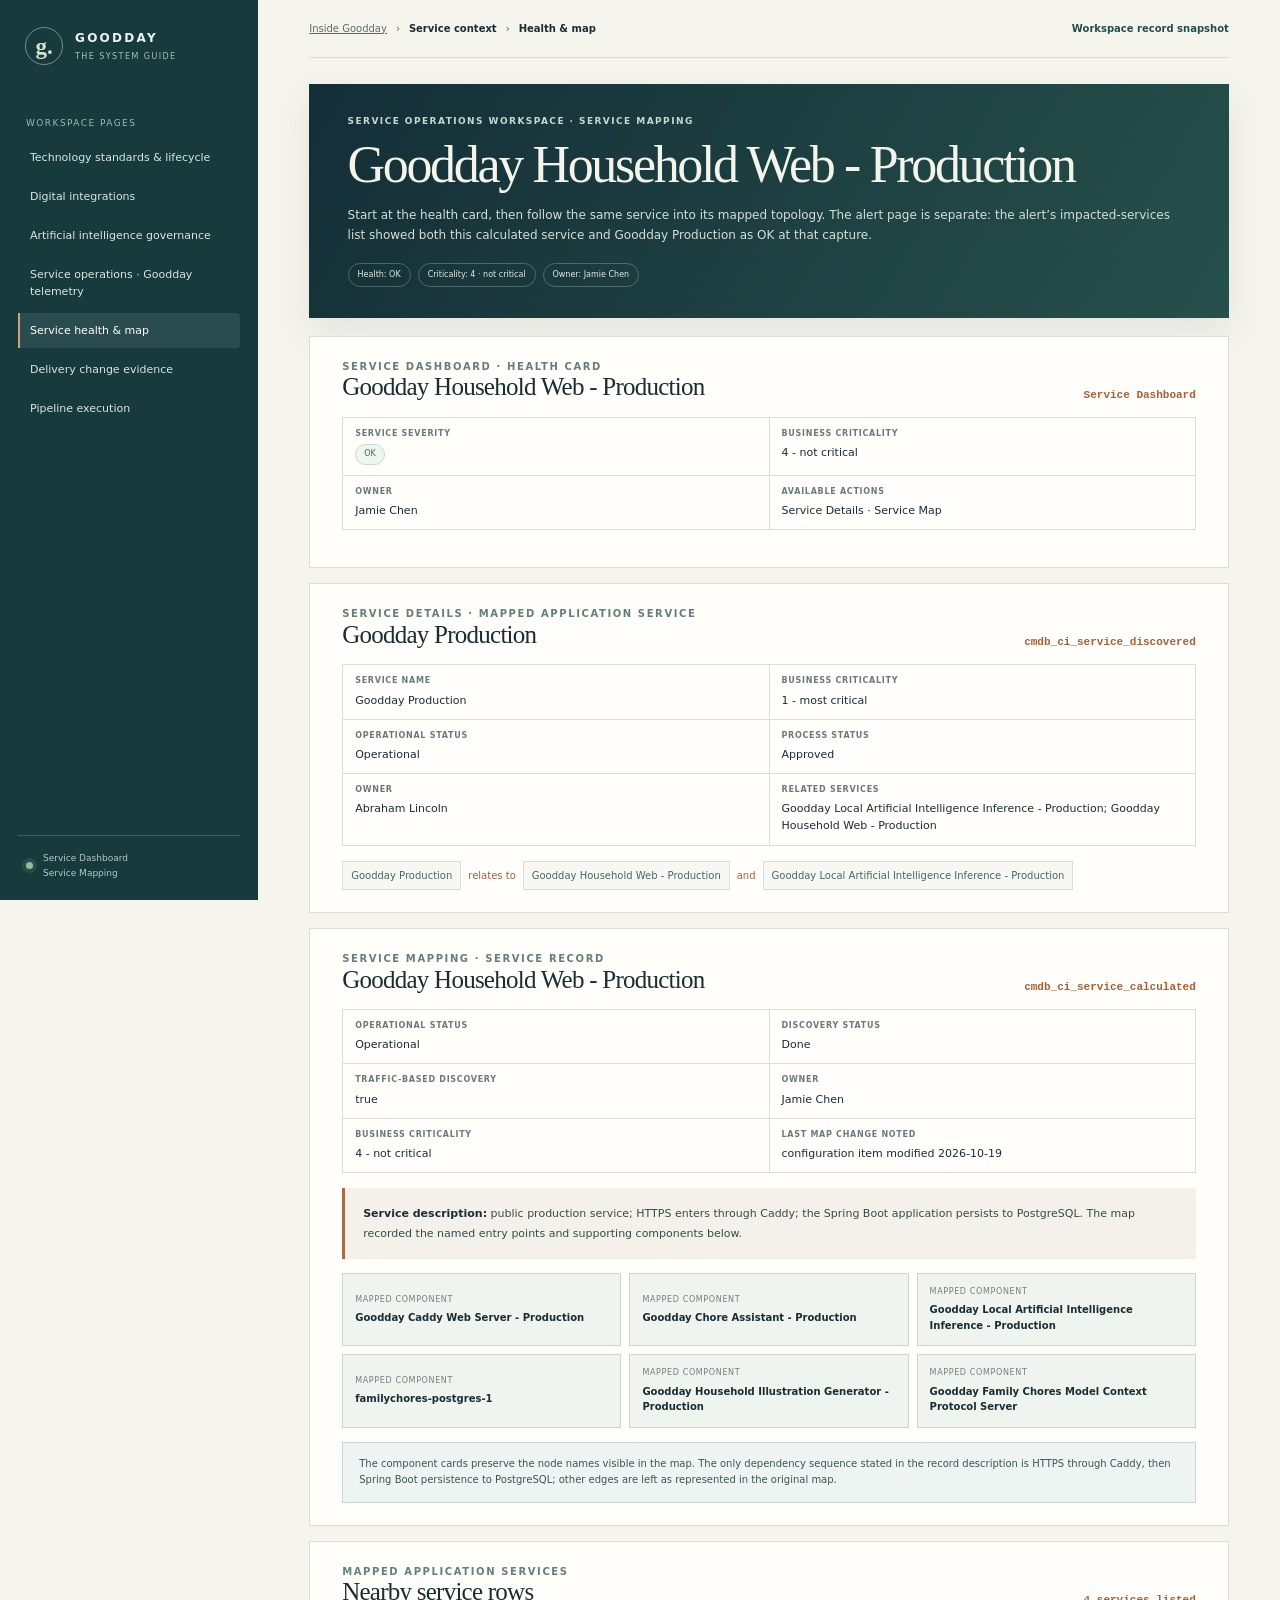
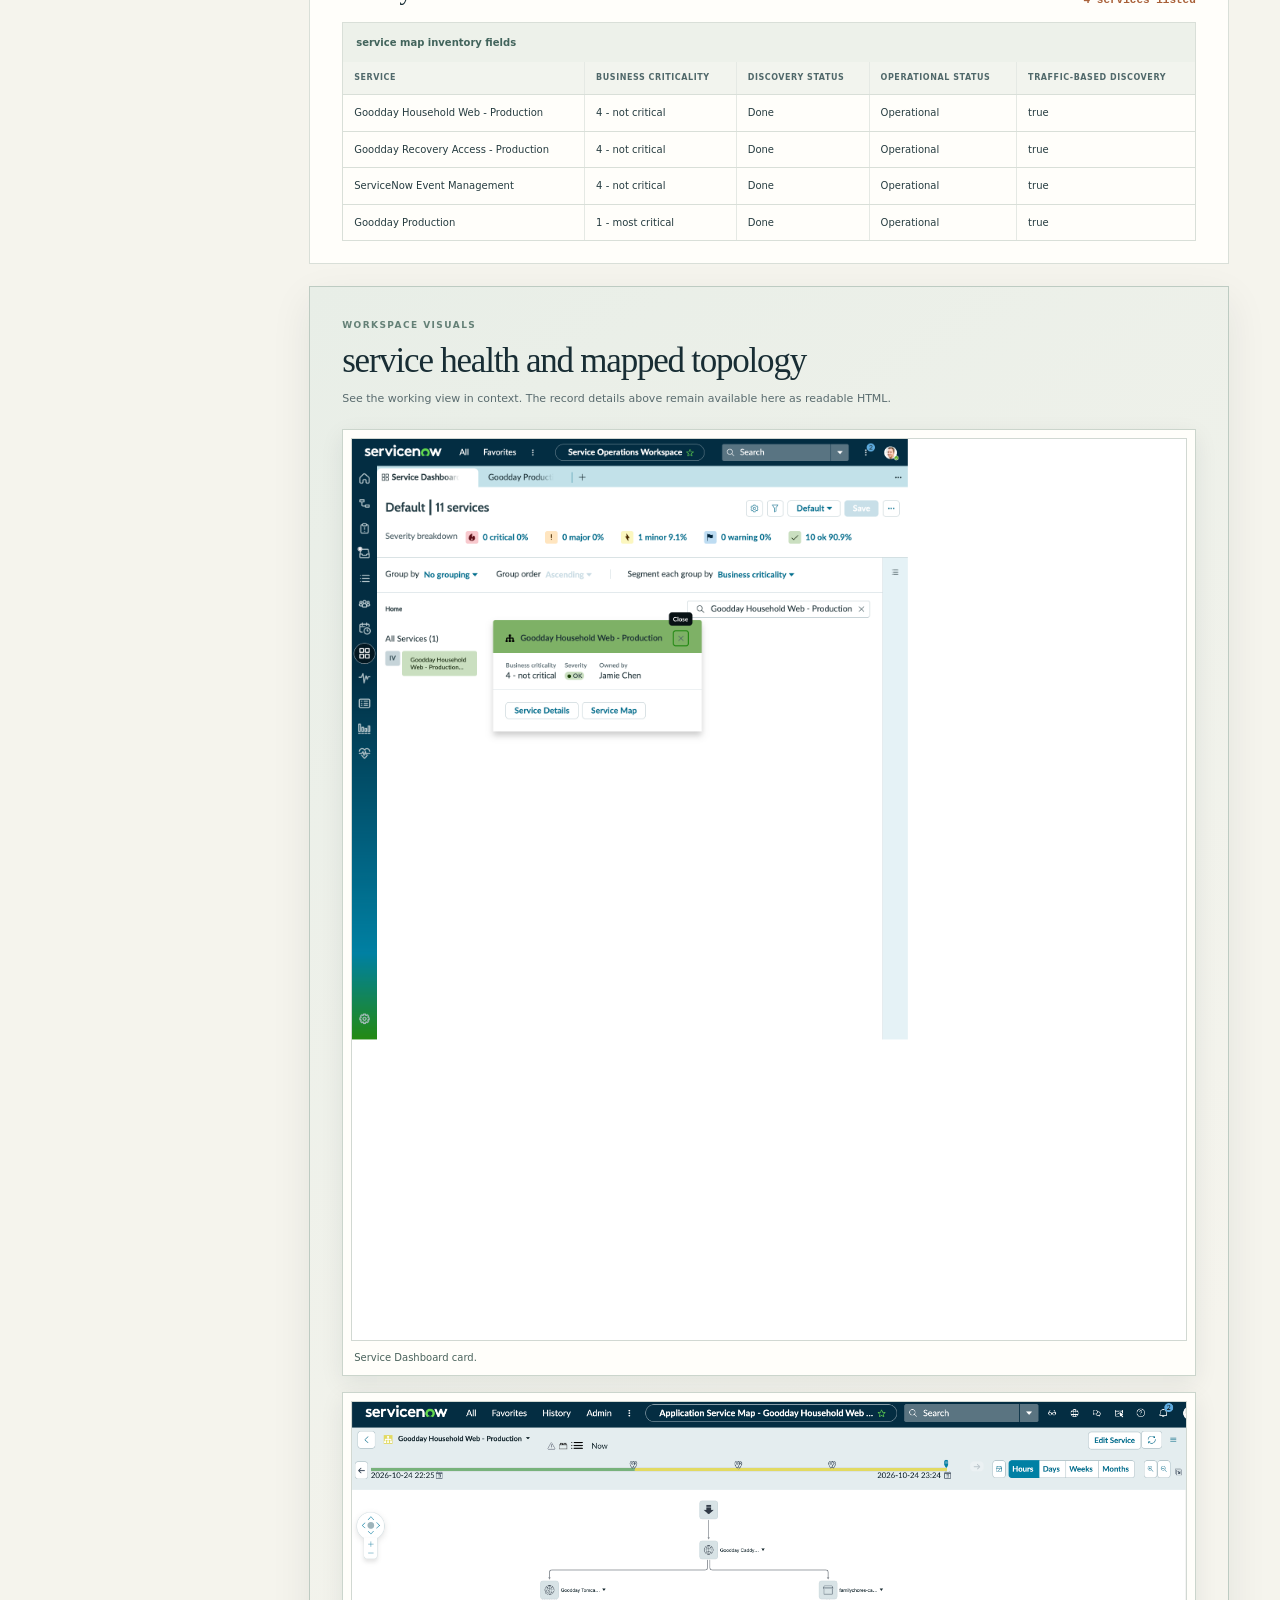
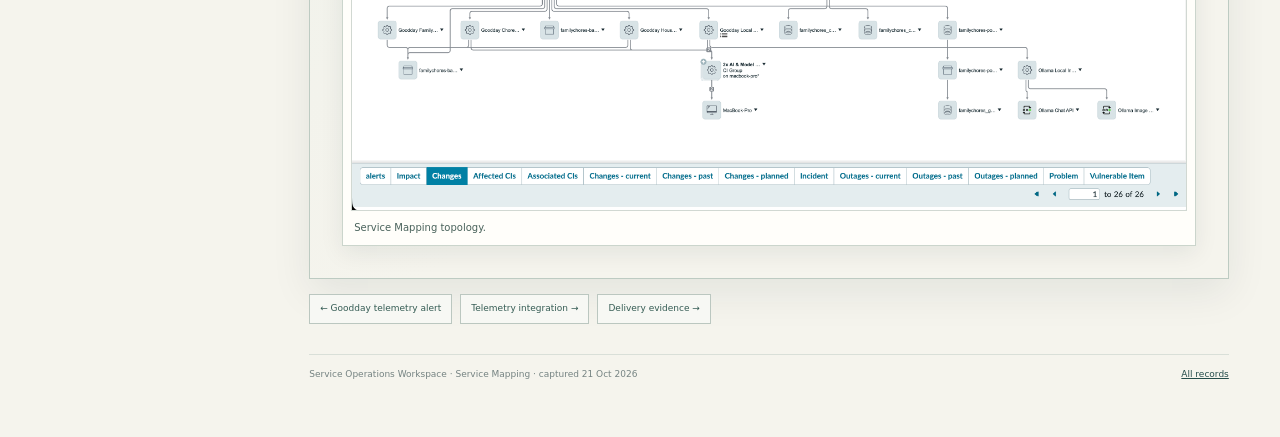
<file: servicenow-offline/records/service-health-map.html>
<!doctype html>
<html lang="en">
<head>
  <meta charset="utf-8">
  <meta name="viewport" content="width=device-width, initial-scale=1">
  <title>Service health and map · Goodday</title>
  <link rel="stylesheet" href="../styles.css">
</head>
<body>
  <div class="record-layout">
    <aside class="sidebar">
      <a class="brand" href="../index.html"><span class="brand-mark" aria-hidden="true">g.</span><span><strong>GOODDAY</strong><small>THE SYSTEM GUIDE</small></span></a>
      <p class="side-label">WORKSPACE PAGES</p>
      <nav class="side-nav" aria-label="Offline record pages">
        <a href="./ea-technology.html">Technology standards &amp; lifecycle</a>
        <a href="./ea-digital-integration.html">Digital integrations</a>
        <a href="./aict-chore-assistant.html">Artificial intelligence governance</a>
        <a href="./sow-alert.html">Service operations · Goodday telemetry</a>
        <a href="./service-health-map.html" aria-current="page">Service health &amp; map</a>
        <a href="./devops-change.html">Delivery change evidence</a>
        <a href="./devops-pipeline-run.html">Pipeline execution</a>
      </nav>
      <div class="sidebar-note"><span class="status-dot"></span><span>Service Dashboard<br>Service Mapping</span></div>
    </aside>
    <main class="record-main">
      <header class="topbar"><div class="breadcrumbs"><a href="../index.html">Inside Goodday</a><span>›</span><strong>Service context</strong><span>›</span><strong>Health &amp; map</strong></div><span class="top-link">Workspace record snapshot</span></header>
      <section class="record-hero">
        <p class="eyebrow">SERVICE OPERATIONS WORKSPACE · SERVICE MAPPING</p>
        <h1>Goodday Household Web - Production</h1>
        <p>Start at the health card, then follow the same service into its mapped topology. The alert page is separate: the alert’s impacted-services list showed both this calculated service and Goodday Production as OK at that capture.</p>
        <div class="record-tags"><span>Health: OK</span><span>Criticality: 4 · not critical</span><span>Owner: Jamie Chen</span></div>
      </section>

      <section class="section-card" aria-labelledby="health-card">
        <div class="section-head"><div><p class="eyebrow">SERVICE DASHBOARD · HEALTH CARD</p><h2 id="health-card">Goodday Household Web - Production</h2></div><span class="record-number">Service Dashboard</span></div>
        <dl class="field-grid">
          <div><dt>Service severity</dt><dd><span class="pill">OK</span></dd></div>
          <div><dt>Business criticality</dt><dd>4 - not critical</dd></div>
          <div><dt>Owner</dt><dd>Jamie Chen</dd></div>
          <div><dt>Available actions</dt><dd>Service Details · Service Map</dd></div>
        </dl>
      </section>

      <section class="section-card" aria-labelledby="goodday-production">
        <div class="section-head"><div><p class="eyebrow">SERVICE DETAILS · MAPPED APPLICATION SERVICE</p><h2 id="goodday-production">Goodday Production</h2></div><span class="record-number">cmdb_ci_service_discovered</span></div>
        <dl class="field-grid">
          <div><dt>Service name</dt><dd>Goodday Production</dd></div>
          <div><dt>Business criticality</dt><dd>1 - most critical</dd></div>
          <div><dt>Operational status</dt><dd>Operational</dd></div>
          <div><dt>Process status</dt><dd>Approved</dd></div>
          <div><dt>Owner</dt><dd>Abraham Lincoln</dd></div>
          <div><dt>Related services</dt><dd>Goodday Local Artificial Intelligence Inference - Production; Goodday Household Web - Production</dd></div>
        </dl>
        <div class="relationship-line" aria-label="Related service records">
          <span>Goodday Production</span><b>relates to</b><span>Goodday Household Web - Production</span><b>and</b><span>Goodday Local Artificial Intelligence Inference - Production</span>
        </div>
      </section>

      <section class="section-card" aria-labelledby="mapped-service">
        <div class="section-head"><div><p class="eyebrow">SERVICE MAPPING · SERVICE RECORD</p><h2 id="mapped-service">Goodday Household Web - Production</h2></div><span class="record-number">cmdb_ci_service_calculated</span></div>
        <dl class="field-grid">
          <div><dt>Operational status</dt><dd>Operational</dd></div>
          <div><dt>Discovery status</dt><dd>Done</dd></div>
          <div><dt>Traffic-based discovery</dt><dd>true</dd></div>
          <div><dt>Owner</dt><dd>Jamie Chen</dd></div>
          <div><dt>Business criticality</dt><dd>4 - not critical</dd></div>
          <div><dt>Last map change noted</dt><dd>configuration item modified 2026-10-19</dd></div>
        </dl>
        <div class="prose-box"><strong>Service description:</strong> public production service; HTTPS enters through Caddy; the Spring Boot application persists to PostgreSQL. The map recorded the named entry points and supporting components below.</div>
        <div class="map-node-grid" aria-label="Components shown on the Goodday Household service map">
          <div class="map-node"><small>Mapped component</small><strong>Goodday Caddy Web Server - Production</strong></div>
          <div class="map-node"><small>Mapped component</small><strong>Goodday Chore Assistant - Production</strong></div>
          <div class="map-node"><small>Mapped component</small><strong>Goodday Local Artificial Intelligence Inference - Production</strong></div>
          <div class="map-node"><small>Mapped component</small><strong>familychores-postgres-1</strong></div>
          <div class="map-node"><small>Mapped component</small><strong>Goodday Household Illustration Generator - Production</strong></div>
          <div class="map-node"><small>Mapped component</small><strong>Goodday Family Chores Model Context Protocol Server</strong></div>
        </div>
        <div class="info-box">The component cards preserve the node names visible in the map. The only dependency sequence stated in the record description is HTTPS through Caddy, then Spring Boot persistence to PostgreSQL; other edges are left as represented in the original map.</div>
      </section>

      <section class="section-card" aria-labelledby="map-list">
        <div class="section-head"><div><p class="eyebrow">MAPPED APPLICATION SERVICES</p><h2 id="map-list">Nearby service rows</h2></div><span class="record-number">4 services listed</span></div>
        <div class="table-wrap">
          <table>
            <caption>service map inventory fields</caption>
            <thead><tr><th>Service</th><th>Business criticality</th><th>Discovery status</th><th>Operational status</th><th>Traffic-based discovery</th></tr></thead>
            <tbody>
              <tr><td>Goodday Household Web - Production</td><td>4 - not critical</td><td>Done</td><td>Operational</td><td>true</td></tr>
              <tr><td>Goodday Recovery Access - Production</td><td>4 - not critical</td><td>Done</td><td>Operational</td><td>true</td></tr>
              <tr><td>ServiceNow Event Management</td><td>4 - not critical</td><td>Done</td><td>Operational</td><td>true</td></tr>
              <tr><td>Goodday Production</td><td>1 - most critical</td><td>Done</td><td>Operational</td><td>true</td></tr>
            </tbody>
          </table>
        </div>
      </section>

      <section class="visual-gallery" aria-label="Workspace visual references">
        <div class="gallery-heading">
          <p class="eyebrow">WORKSPACE VISUALS</p>
          <h2>service health and mapped topology</h2>
          <p>See the working view in context. The record details above remain available here as readable HTML.</p>
        </div>
        <div class="visual-gallery-grid">
          <figure><img src="../assets/sow-service-dashboard-goodday-household-web.png" alt="Goodday Household Web health card screenshot"><figcaption>Service Dashboard card.</figcaption></figure>
          <figure><img src="../assets/service-mapping-goodday-household-map-fit.png" alt="Goodday Household Web service topology screenshot"><figcaption>Service Mapping topology.</figcaption></figure>
        </div>
      </section>

      <nav class="related-pages" aria-label="Related workspace pages">
        <a href="./sow-alert.html">← Goodday telemetry alert</a>
        <a href="./ea-digital-integration.html">Telemetry integration →</a>
        <a href="./devops-change.html">Delivery evidence →</a>
      </nav>
      <footer class="page-footer"><span>Service Operations Workspace · Service Mapping · captured 21 Oct 2026</span><a href="../index.html">All records</a></footer>
    </main>
  </div>
</body>
</html>
</file>
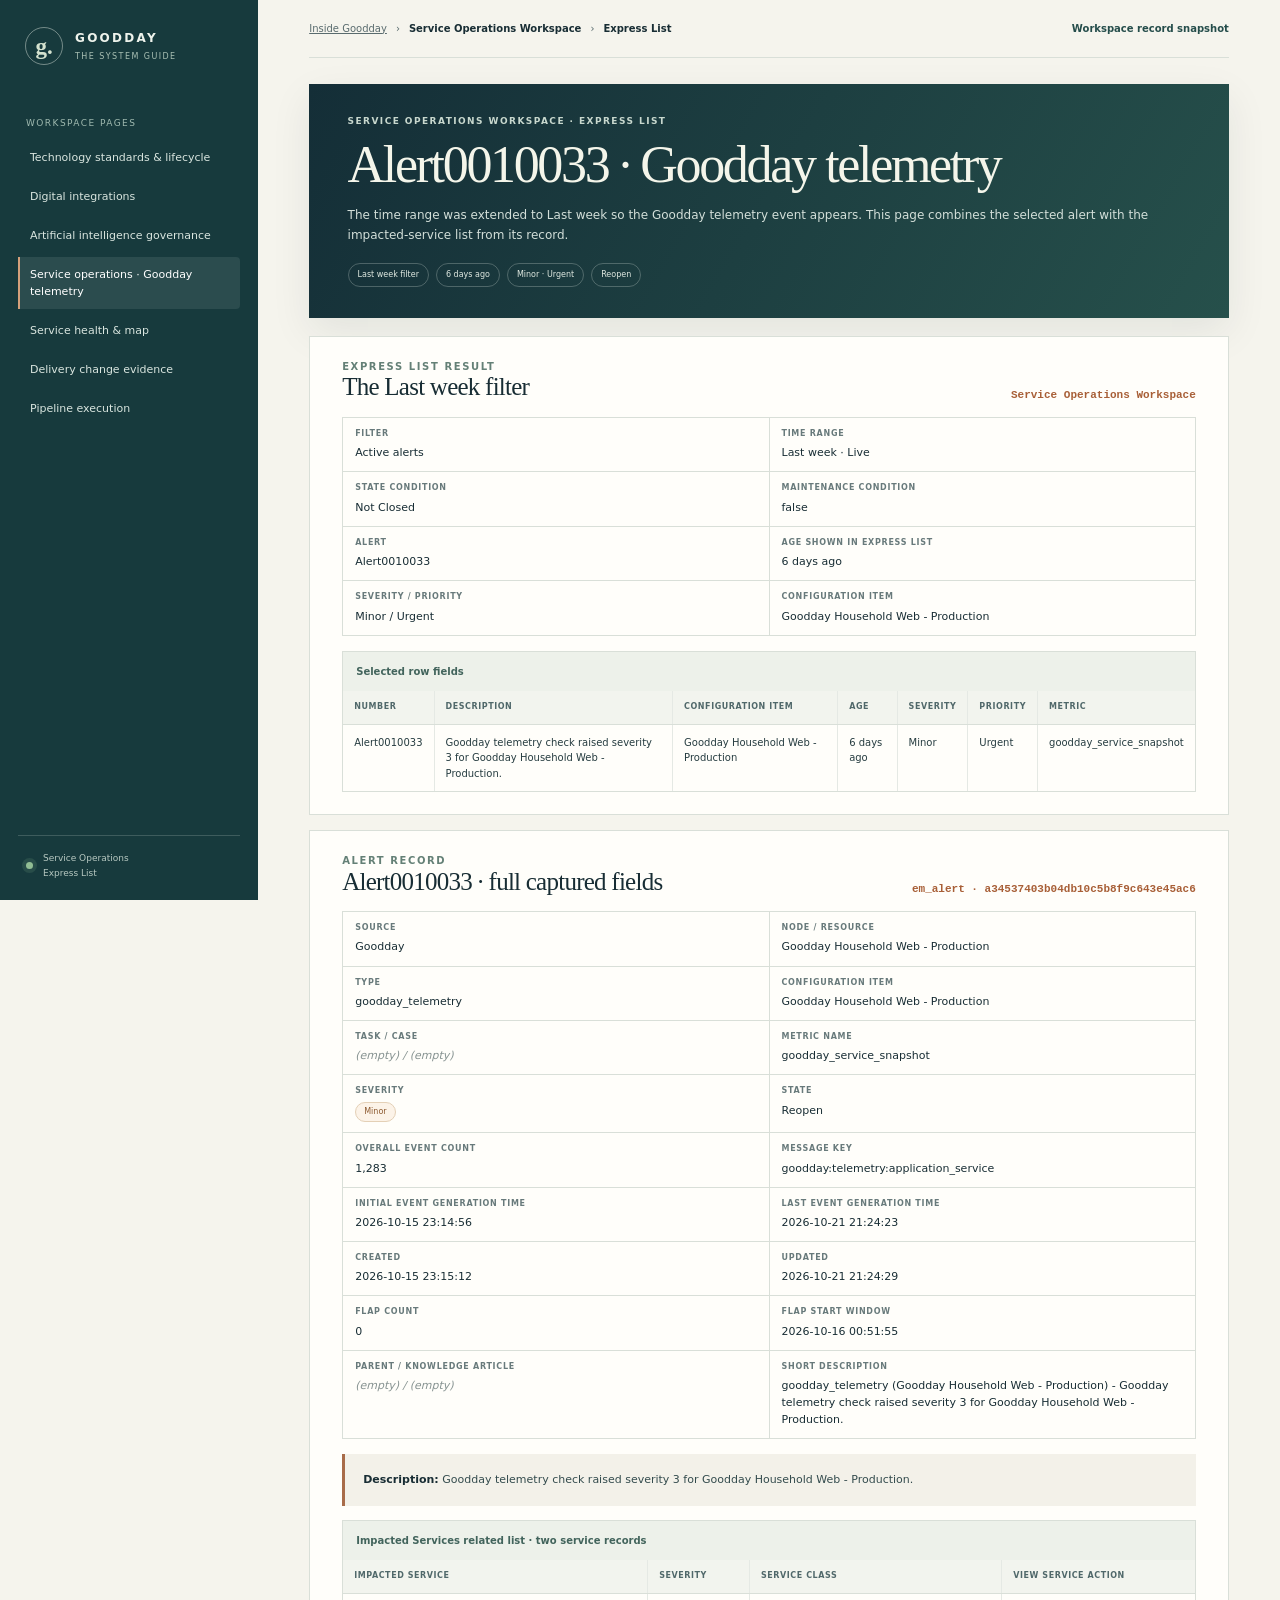
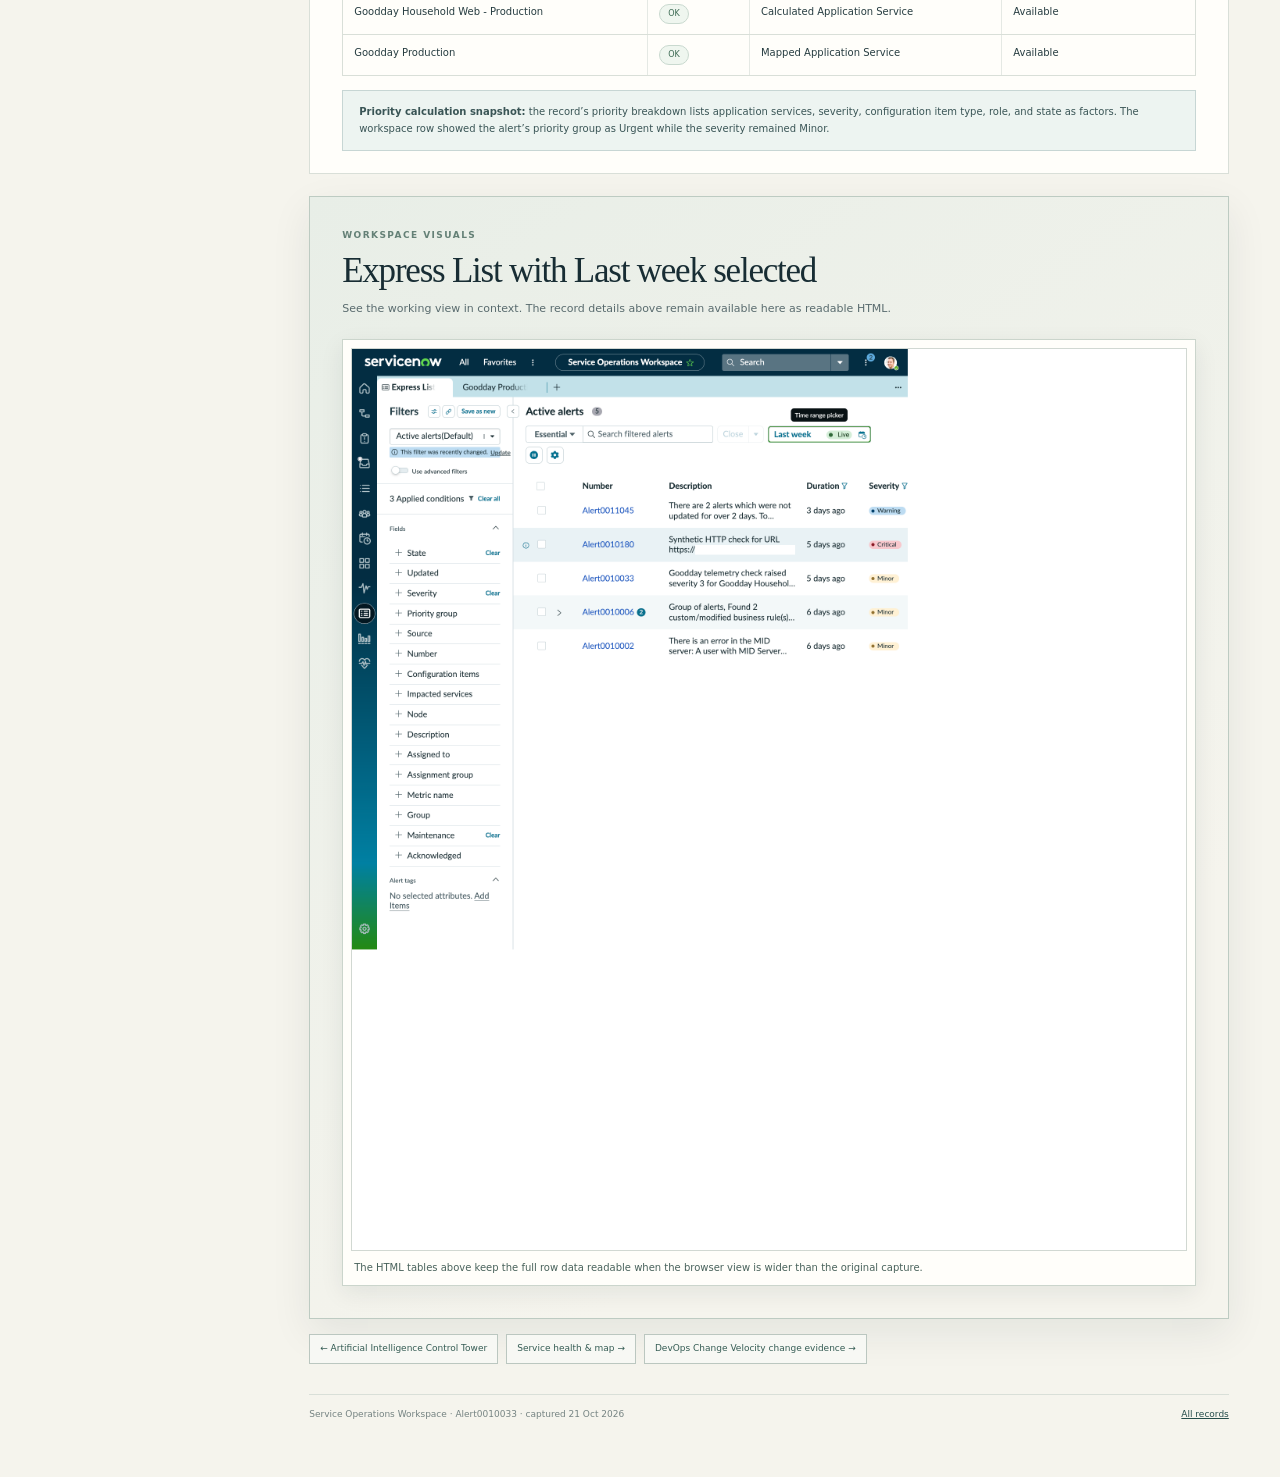
<file: servicenow-offline/records/sow-alert.html>
<!doctype html>
<html lang="en">
<head>
  <meta charset="utf-8">
  <meta name="viewport" content="width=device-width, initial-scale=1">
  <title>Service operations · Alert0010033 · Goodday</title>
  <link rel="stylesheet" href="../styles.css">
</head>
<body>
  <div class="record-layout">
    <aside class="sidebar">
      <a class="brand" href="../index.html"><span class="brand-mark" aria-hidden="true">g.</span><span><strong>GOODDAY</strong><small>THE SYSTEM GUIDE</small></span></a>
      <p class="side-label">WORKSPACE PAGES</p>
      <nav class="side-nav" aria-label="Offline record pages">
        <a href="./ea-technology.html">Technology standards &amp; lifecycle</a>
        <a href="./ea-digital-integration.html">Digital integrations</a>
        <a href="./aict-chore-assistant.html">Artificial intelligence governance</a>
        <a href="./sow-alert.html" aria-current="page">Service operations · Goodday telemetry</a>
        <a href="./service-health-map.html">Service health &amp; map</a>
        <a href="./devops-change.html">Delivery change evidence</a>
        <a href="./devops-pipeline-run.html">Pipeline execution</a>
      </nav>
      <div class="sidebar-note"><span class="status-dot"></span><span>Service Operations<br>Express List</span></div>
    </aside>
    <main class="record-main">
      <header class="topbar"><div class="breadcrumbs"><a href="../index.html">Inside Goodday</a><span>›</span><strong>Service Operations Workspace</strong><span>›</span><strong>Express List</strong></div><span class="top-link">Workspace record snapshot</span></header>
      <section class="record-hero">
        <p class="eyebrow">SERVICE OPERATIONS WORKSPACE · EXPRESS LIST</p>
        <h1>Alert0010033 · Goodday telemetry</h1>
        <p>The time range was extended to Last week so the Goodday telemetry event appears. This page combines the selected alert with the impacted-service list from its record.</p>
        <div class="record-tags"><span>Last week filter</span><span>6 days ago</span><span>Minor · Urgent</span><span>Reopen</span></div>
      </section>

      <section class="section-card" aria-labelledby="alert-list">
        <div class="section-head"><div><p class="eyebrow">EXPRESS LIST RESULT</p><h2 id="alert-list">The Last week filter</h2></div><span class="record-number">Service Operations Workspace</span></div>
        <dl class="field-grid">
          <div><dt>Filter</dt><dd>Active alerts</dd></div>
          <div><dt>Time range</dt><dd>Last week · Live</dd></div>
          <div><dt>State condition</dt><dd>Not Closed</dd></div>
          <div><dt>Maintenance condition</dt><dd>false</dd></div>
          <div><dt>Alert</dt><dd>Alert0010033</dd></div>
          <div><dt>Age shown in Express List</dt><dd>6 days ago</dd></div>
          <div><dt>Severity / priority</dt><dd>Minor / Urgent</dd></div>
          <div><dt>Configuration item</dt><dd>Goodday Household Web - Production</dd></div>
        </dl>
        <div class="table-wrap" style="margin-top:14px">
          <table>
            <caption>Selected row fields</caption>
            <thead><tr><th>Number</th><th>Description</th><th>Configuration item</th><th>Age</th><th>Severity</th><th>Priority</th><th>Metric</th></tr></thead>
            <tbody><tr><td>Alert0010033</td><td>Goodday telemetry check raised severity 3 for Goodday Household Web - Production.</td><td>Goodday Household Web - Production</td><td>6 days ago</td><td>Minor</td><td>Urgent</td><td>goodday_service_snapshot</td></tr></tbody>
          </table>
        </div>
      </section>

      <section class="section-card" aria-labelledby="alert-form">
        <div class="section-head"><div><p class="eyebrow">ALERT RECORD</p><h2 id="alert-form">Alert0010033 · full captured fields</h2></div><span class="record-number">em_alert · a34537403b04db10c5b8f9c643e45ac6</span></div>
        <dl class="field-grid">
          <div><dt>Source</dt><dd>Goodday</dd></div>
          <div><dt>Node / resource</dt><dd>Goodday Household Web - Production</dd></div>
          <div><dt>Type</dt><dd>goodday_telemetry</dd></div>
          <div><dt>Configuration item</dt><dd>Goodday Household Web - Production</dd></div>
          <div><dt>Task / case</dt><dd class="empty">(empty) / (empty)</dd></div>
          <div><dt>Metric name</dt><dd>goodday_service_snapshot</dd></div>
          <div><dt>Severity</dt><dd><span class="pill warn">Minor</span></dd></div>
          <div><dt>State</dt><dd>Reopen</dd></div>
          <div><dt>Overall event count</dt><dd>1,283</dd></div>
          <div><dt>Message key</dt><dd>goodday:telemetry:application_service</dd></div>
          <div><dt>Initial event generation time</dt><dd>2026-10-15 23:14:56</dd></div>
          <div><dt>Last event generation time</dt><dd>2026-10-21 21:24:23</dd></div>
          <div><dt>Created</dt><dd>2026-10-15 23:15:12</dd></div>
          <div><dt>Updated</dt><dd>2026-10-21 21:24:29</dd></div>
          <div><dt>Flap count</dt><dd>0</dd></div>
          <div><dt>Flap start window</dt><dd>2026-10-16 00:51:55</dd></div>
          <div><dt>Parent / knowledge article</dt><dd class="empty">(empty) / (empty)</dd></div>
          <div><dt>Short description</dt><dd>goodday_telemetry (Goodday Household Web - Production) - Goodday telemetry check raised severity 3 for Goodday Household Web - Production.</dd></div>
        </dl>
        <div class="prose-box"><strong>Description:</strong> Goodday telemetry check raised severity 3 for Goodday Household Web - Production.</div>
        <div class="table-wrap" style="margin-top:14px">
          <table>
            <caption>Impacted Services related list · two service records</caption>
            <thead><tr><th>Impacted service</th><th>Severity</th><th>Service class</th><th>View Service action</th></tr></thead>
            <tbody>
              <tr><td>Goodday Household Web - Production</td><td><span class="pill">OK</span></td><td>Calculated Application Service</td><td>Available</td></tr>
              <tr><td>Goodday Production</td><td><span class="pill">OK</span></td><td>Mapped Application Service</td><td>Available</td></tr>
            </tbody>
          </table>
        </div>
        <div class="info-box"><strong>Priority calculation snapshot:</strong> the record’s priority breakdown lists application services, severity, configuration item type, role, and state as factors. The workspace row showed the alert’s priority group as Urgent while the severity remained Minor.</div>
      </section>

      <section class="visual-gallery" aria-label="Workspace visual references">
        <div class="gallery-heading">
          <p class="eyebrow">WORKSPACE VISUALS</p>
          <h2>Express List with Last week selected</h2>
          <p>See the working view in context. The record details above remain available here as readable HTML.</p>
        </div>
        <div class="visual-gallery-grid">
          <figure><img src="../assets/sow-express-list-last-week.png" alt="Express List Last week screenshot"><figcaption>The HTML tables above keep the full row data readable when the browser view is wider than the original capture.</figcaption></figure>
        </div>
      </section>

      <nav class="related-pages" aria-label="Related workspace pages">
        <a href="./aict-chore-assistant.html">← Artificial Intelligence Control Tower</a>
        <a href="./service-health-map.html">Service health &amp; map →</a>
        <a href="./devops-change.html">DevOps Change Velocity change evidence →</a>
      </nav>
      <footer class="page-footer"><span>Service Operations Workspace · Alert0010033 · captured 21 Oct 2026</span><a href="../index.html">All records</a></footer>
    </main>
  </div>
</body>
</html>
</file>
<file: styles.css>
:root {
  color-scheme: light;
  --paper: #f3f1e9;
  --paper-deep: #e9e7de;
  --surface: #fbfaf6;
  --surface-2: #f6f5ef;
  --ink: #1b2e29;
  --ink-soft: #53635c;
  --ink-faint: #76847c;
  --line: #d8ddd4;
  --line-strong: #c2cbc1;
  --green: #4b785f;
  --green-deep: #2f5945;
  --green-wash: #e3ece3;
  --orange: #c45d41;
  --orange-wash: #f1e2d8;
  --blue-wash: #e1e8e6;
  --shadow: 0 18px 45px rgba(31, 48, 40, .08);
  --reader-size: 1.08rem;
  --sans: -apple-system, BlinkMacSystemFont, "Segoe UI", sans-serif;
  --serif: "Iowan Old Style", "Palatino Linotype", "Book Antiqua", Georgia, serif;
}
:root[data-theme="dark"] {
  color-scheme: dark;
  --paper: #17231f;
  --paper-deep: #202e28;
  --surface: #1d2b25;
  --surface-2: #25342d;
  --ink: #eef0e8;
  --ink-soft: #c0ccc0;
  --ink-faint: #91a195;
  --line: #39483e;
  --line-strong: #536457;
  --green: #92b99b;
  --green-deep: #b6d5b7;
  --green-wash: #2b3c31;
  --orange: #e18c70;
  --orange-wash: #45332c;
  --blue-wash: #2a3a37;
  --shadow: 0 18px 45px rgba(0, 0, 0, .18);
}
* { box-sizing: border-box; }
html { scroll-behavior: smooth; scroll-padding-top: 90px; }
body { margin: 0; background: var(--paper); color: var(--ink); font-family: var(--sans); line-height: 1.55; -webkit-font-smoothing: antialiased; }
button, input, select { font: inherit; }
button { color: inherit; }
button:focus-visible, a:focus-visible, input:focus-visible, select:focus-visible { outline: 3px solid var(--orange); outline-offset: 3px; }
a { color: var(--green-deep); }
svg { display: block; }
::selection { background: #d8e7d5; color: #182b24; }
.sr-only { position: absolute; width: 1px; height: 1px; padding: 0; margin: -1px; overflow: hidden; clip: rect(0,0,0,0); white-space: nowrap; border: 0; }
.skip-link { position: fixed; z-index: 20; top: 12px; left: 12px; padding: 12px 18px; background: var(--ink); color: var(--paper); transform: translateY(-160%); }
.skip-link:focus { transform: translateY(0); }
.site-header { height: 78px; position: sticky; top: 0; z-index: 10; display: flex; align-items: center; justify-content: space-between; gap: 24px; padding: 0 clamp(22px, 6vw, 92px); border-bottom: 1px solid color-mix(in srgb, var(--line) 65%, transparent); background: color-mix(in srgb, var(--paper) 94%, transparent); backdrop-filter: blur(16px); }
.wordmark { display: inline-flex; align-items: center; gap: 10px; color: var(--ink); text-decoration: none; flex: 0 0 auto; }
.wordmark-seal { width: 34px; height: 34px; display: grid; place-items: center; border-radius: 50% 50% 50% 10px; transform: rotate(-8deg); background: var(--green); color: #f8f4e8; font: 700 20px/1 var(--serif); }
.wordmark-copy { display: grid; gap: 1px; line-height: 1; }
.wordmark-copy strong { font-size: 12px; letter-spacing: .12em; }
.wordmark-copy small { color: var(--ink-faint); font-size: 9px; font-weight: 700; letter-spacing: .2em; }
.top-nav { display: flex; justify-content: center; gap: clamp(16px, 2.6vw, 38px); height: 100%; }
.nav-link { padding: 5px 0 0; border: 0; background: transparent; color: var(--ink-soft); font-size: 12px; font-weight: 650; position: relative; cursor: pointer; }
.nav-link::after { content: ""; position: absolute; left: 0; right: 0; bottom: 0; height: 2px; background: var(--orange); transform: scaleX(0); transform-origin: left; transition: transform .2s; }
.nav-link:hover, .nav-link.is-current { color: var(--ink); }
.nav-link.is-current::after { transform: scaleX(1); }
.header-actions { display: flex; align-items: center; gap: 7px; }
.icon-button { min-height: 40px; display: inline-flex; align-items: center; justify-content: center; gap: 8px; padding: 0 10px; border: 1px solid transparent; border-radius: 999px; background: transparent; cursor: pointer; color: var(--ink-soft); font-size: 12px; }
.icon-button:hover { border-color: var(--line); background: var(--surface); color: var(--ink); }
.icon-button svg, .reader-tool svg { width: 18px; height: 18px; fill: none; stroke: currentColor; stroke-width: 1.6; stroke-linecap: round; stroke-linejoin: round; }
.menu-button { display: none; width: 40px; height: 40px; border: 0; background: transparent; cursor: pointer; }
.menu-button span { width: 19px; height: 1px; display: block; margin: 5px auto; background: var(--ink); }
.mobile-nav { display: none; }
.hero { min-height: 590px; position: relative; overflow: hidden; display: grid; grid-template-columns: 1.07fr .93fr; align-items: stretch; padding: 70px clamp(24px, 9.3vw, 142px) 74px; background: var(--green-deep); color: #f4f1e6; }
.hero::before { content: ""; position: absolute; width: 580px; height: 580px; top: -270px; left: 25%; border: 1px solid rgba(234, 241, 226, .13); border-radius: 50%; box-shadow: 0 0 0 60px rgba(255,255,255,.018), 0 0 0 120px rgba(255,255,255,.015); pointer-events: none; }
.hero::after { content: ""; width: 260px; height: 260px; position: absolute; right: -120px; bottom: 0; border: 1px solid rgba(255,255,255,.13); transform: rotate(45deg); }
.hero-copy { max-width: 600px; align-self: center; position: relative; z-index: 1; padding-bottom: 20px; }
.eyebrow { margin: 0; color: var(--ink-faint); font-size: 10px; line-height: 1.3; font-weight: 750; letter-spacing: .18em; text-transform: uppercase; }
.hero .eyebrow { color: #bdd0bc; }
.eyebrow-rule { width: 25px; height: 1px; display: inline-block; margin: 0 9px 3px 0; background: #d58a6d; }
.hero h1 { margin: 27px 0 19px; font: 500 clamp(48px, 6.2vw, 83px)/.99 var(--serif); letter-spacing: -.055em; }
.hero h1 em, .workbench-head em, .reader-heading-row em, .explore-panel-header em { color: #bed4b8; font-style: italic; }
.hero-deck { max-width: 510px; margin: 0; color: #e0e9dc; font: 400 17px/1.68 var(--serif); }
.hero-actions { display: flex; align-items: center; gap: 26px; margin-top: 32px; flex-wrap: wrap; }
.button { min-height: 48px; display: inline-flex; align-items: center; justify-content: center; gap: 22px; padding: 0 20px; border: 1px solid transparent; border-radius: 3px; text-decoration: none; cursor: pointer; font-size: 12px; font-weight: 700; transition: transform .2s, background .2s; }
.button:hover { transform: translateY(-2px); }
.button-light { color: var(--green-deep); background: #f5f3e9; }
.button-light:hover { background: #fff; }
.button-dark { color: #f5f3e9; background: var(--green-deep); }
.button-dark:hover { background: var(--ink); }
.text-button { display: inline-flex; align-items: center; gap: 9px; padding: 7px 0; border: 0; background: transparent; color: inherit; font-size: 12px; font-weight: 650; cursor: pointer; }
.text-button:hover { color: #fff; }
.hero-meta { margin-top: 41px; display: flex; align-items: center; gap: 15px; color: #c6d4c4; font-size: 10px; letter-spacing: .02em; }
.hero-meta strong { margin-right: 3px; color: #fff; font: 600 15px var(--serif); }
.hero-meta i { width: 3px; height: 3px; display: block; border-radius: 50%; background: #dd957a; }
.hero-art { width: min(100%, 500px); min-height: 390px; justify-self: end; align-self: center; position: relative; overflow: hidden; padding: 22px; border: 1px solid rgba(237, 240, 224, .22); background: rgba(16, 42, 31, .26); }
.art-topline { position: relative; z-index: 1; display: flex; justify-content: space-between; color: #b3c7b1; font-size: 9px; font-weight: 700; letter-spacing: .14em; }
.story-path { height: 277px; position: relative; display: flex; align-items: center; justify-content: space-between; padding: 14px 0 0; }
.path-line { position: absolute; top: 52%; left: 12%; right: 12%; height: 1px; background: rgba(234, 240, 227, .42); }
.path-line::before, .path-line::after { content: ""; width: 5px; height: 5px; position: absolute; top: -2px; border-radius: 50%; background: #df9272; }
.path-line::before { left: 37%; }.path-line::after { left: 77%; }
.path-node { width: 31%; position: relative; z-index: 1; display: flex; flex-direction: column; align-items: flex-start; gap: 11px; }
.node-icon { width: 58px; height: 58px; display: grid; place-items: center; margin-bottom: 8px; border: 1px solid rgba(239, 241, 228, .35); border-radius: 50%; background: #355d47; color: #d5e3ce; }
.node-icon svg { width: 28px; height: 28px; fill: none; stroke: currentColor; stroke-width: 1.35; stroke-linecap: round; stroke-linejoin: round; }
.node-icon .eye { fill: currentColor; stroke: none; }
.path-node small { color: #a7c0a4; font-size: 8px; font-weight: 750; letter-spacing: .1em; }
.path-node strong { color: #f4f1e6; font: 500 17px/1.14 var(--serif); }
.node-agent { transform: translateY(-18px); }.node-service { transform: translateY(23px); }
.art-caption { display: flex; justify-content: space-between; align-items: center; padding-top: 17px; border-top: 1px solid rgba(237, 240, 224, .22); color: #bdcebb; font-size: 10px; }
.art-caption b { color: #e39876; font-size: 17px; font-weight: 400; }
.art-index { position: absolute; right: 17px; top: 48%; color: rgba(240,244,230,.08); font: 700 28px/.92 var(--serif); letter-spacing: .08em; text-align: right; pointer-events: none; }
.hero-footnote { position: absolute; left: clamp(24px, 9.3vw, 142px); right: clamp(24px, 9.3vw, 142px); bottom: 19px; display: grid; grid-template-columns: 25px 1fr auto 15px; gap: 13px; align-items: center; color: #a4b9a4; font-size: 8px; font-weight: 700; letter-spacing: .17em; }
.hero-footnote span:first-child { color: #e19472; font: 13px var(--serif); }
.section-wrap { padding-left: clamp(24px, 9.3vw, 142px); padding-right: clamp(24px, 9.3vw, 142px); }
.edition-shelf { display: grid; grid-template-columns: .72fr 1.28fr; gap: 9%; align-items: center; padding-top: 95px; padding-bottom: 98px; }
.section-intro { max-width: 360px; }
.section-intro h2 { margin: 16px 0 12px; font: 500 clamp(32px, 4vw, 47px)/1.06 var(--serif); letter-spacing: -.045em; }
.section-intro > p:last-child { margin: 0; color: var(--ink-soft); font: 15px/1.7 var(--serif); }
.edition-grid { display: grid; grid-template-columns: repeat(3, minmax(0,1fr)); gap: 12px; }
.edition-card { min-height: 226px; display: flex; flex-direction: column; align-items: flex-start; padding: 23px 19px 19px; border: 1px solid var(--line); border-radius: 3px; background: var(--surface); text-align: left; }
.edition-primary { background: var(--green-wash); }
.edition-label { display: inline-flex; align-items: center; gap: 8px; color: var(--ink-faint); font-size: 9px; font-weight: 750; letter-spacing: .14em; }
.edition-dot { width: 7px; height: 7px; display: inline-block; flex: 0 0 auto; border-radius: 50%; background: var(--orange); }
.edition-title { margin-top: 20px; color: var(--ink); font: 500 24px/1.08 var(--serif); letter-spacing: -.035em; }
.edition-description { max-width: 300px; margin: 9px 0 17px; color: var(--ink-soft); font-size: 11px; line-height: 1.55; }
.edition-footer { width: 100%; display: flex; align-items: center; justify-content: space-between; margin-top: auto; padding-top: 14px; border-top: 1px solid var(--line-strong); color: var(--ink-faint); font-size: 9px; font-weight: 700; letter-spacing: .04em; }
.edition-arrow { color: var(--orange); font-size: 16px; }
.workbench-wrap { margin: 0 clamp(16px, 4.4vw, 68px) 100px; border: 1px solid var(--line); background: var(--surface); box-shadow: var(--shadow); }
.workbench-head { min-height: 162px; display: flex; align-items: center; justify-content: space-between; gap: 22px; padding: 31px clamp(24px, 5.2vw, 78px); }
.workbench-head h2 { margin: 9px 0 0; font: 500 clamp(31px, 3.6vw, 43px)/1.04 var(--serif); letter-spacing: -.04em; }
.workbench-head em { color: var(--green); }
.workbench-tools { display: flex; align-items: center; gap: 17px; }
.edition-indicator { display: inline-flex; align-items: center; gap: 8px; color: var(--ink-soft); font-size: 9px; font-weight: 750; letter-spacing: .11em; text-transform: uppercase; }
.subtle-button { border: 0; border-bottom: 1px solid var(--line-strong); background: transparent; color: var(--green-deep); font-size: 11px; font-weight: 700; cursor: pointer; }
.view-tabs { min-height: 54px; display: flex; gap: clamp(14px, 3vw, 42px); align-items: stretch; overflow-x: auto; padding: 0 clamp(20px, 5.2vw, 78px); border-top: 1px solid var(--line); border-bottom: 1px solid var(--line); background: var(--surface-2); }
.view-tab { position: relative; display: flex; align-items: center; gap: 8px; flex: 0 0 auto; padding: 3px 0 0; border: 0; background: transparent; color: var(--ink-faint); font-size: 11px; font-weight: 700; cursor: pointer; }
.view-tab span { color: var(--orange); font: 12px var(--serif); }
.view-tab::after { content: ""; height: 2px; position: absolute; right: 0; bottom: -1px; left: 0; background: var(--green); transform: scaleX(0); transition: transform .2s; }
.view-tab:hover, .view-tab.is-current { color: var(--ink); }
.view-tab.is-current::after { transform: scaleX(1); }
.work-panel { min-height: 500px; }
.work-panel[hidden] { display: none; }
.reader-layout { display: grid; grid-template-columns: 248px minmax(0, 1fr); min-height: 720px; }
.reader-rail { align-self: stretch; position: relative; display: flex; flex-direction: column; padding: 25px 17px 20px 24px; border-right: 1px solid var(--line); background: var(--surface-2); }
.rail-topline { display: flex; justify-content: space-between; align-items: center; margin: 0 5px 13px; color: var(--ink-faint); font-size: 9px; font-weight: 750; letter-spacing: .15em; }
.rail-filter-button { width: 22px; height: 22px; border: 0; border-radius: 50%; background: transparent; color: var(--ink-faint); font-size: 18px; line-height: 1; cursor: pointer; }
.rail-filter-button:hover { background: var(--line); }
.chapter-filter-wrap, .search-field-wrap, .global-search-wrap { display: flex; align-items: center; gap: 10px; }
.chapter-filter-wrap { padding: 0 10px; border: 1px solid var(--line); border-radius: 3px; background: var(--surface); }
.chapter-filter-wrap svg, .search-field-wrap svg, .global-search-wrap svg { width: 15px; height: 15px; flex: 0 0 auto; fill: none; stroke: var(--ink-faint); stroke-width: 1.6; stroke-linecap: round; }
.chapter-filter-wrap input { width: 100%; height: 37px; border: 0; outline: 0; background: transparent; color: var(--ink); font-size: 11px; }
.toc-list { flex: 1; overflow-y: auto; overscroll-behavior: contain; padding: 13px 0 20px; }
.toc-group-label { margin: 15px 8px 6px; color: var(--ink-faint); font-size: 8px; font-weight: 750; letter-spacing: .15em; text-transform: uppercase; }
.toc-group-label:first-child { margin-top: 0; }
.toc-item { width: 100%; display: flex; align-items: flex-start; gap: 9px; padding: 8px 8px; border: 0; border-left: 2px solid transparent; background: transparent; color: var(--ink-soft); text-align: left; font-size: 10px; line-height: 1.4; cursor: pointer; }
.toc-item:hover { color: var(--ink); background: color-mix(in srgb, var(--green-wash) 58%, transparent); }
.toc-item.is-current { border-left-color: var(--orange); background: var(--green-wash); color: var(--ink); font-weight: 700; }
.toc-number { min-width: 24px; color: var(--ink-faint); font: 11px var(--serif); }
.toc-bookmark { margin-left: auto; color: var(--orange); font-size: 11px; }
.toc-empty { padding: 10px; color: var(--ink-faint); font-size: 10px; }
.rail-progress { padding: 15px 7px 2px; border-top: 1px solid var(--line); }
.progress-label { display: flex; justify-content: space-between; color: var(--ink-faint); font-size: 8px; font-weight: 750; letter-spacing: .12em; }
.progress-label span:last-child { color: var(--green-deep); }
.progress-track { height: 4px; margin-top: 9px; border-radius: 4px; background: var(--line); overflow: hidden; }
.progress-track span { width: 0; height: 100%; display: block; background: var(--orange); transition: width .25s ease; }
.rail-progress p { margin: 8px 0 0; color: var(--ink-faint); font-size: 9px; line-height: 1.4; }
.reader { max-width: 1060px; width: 100%; justify-self: center; padding: 0 clamp(24px, 6vw, 88px) 43px; }
.reader-toolbar { min-height: 66px; display: flex; justify-content: space-between; align-items: center; gap: 20px; border-bottom: 1px solid var(--line); }
.reader-kicker, .reader-page-label { color: var(--ink-faint); font-size: 8px; font-weight: 750; letter-spacing: .16em; text-transform: uppercase; }
.reader-controls { display: flex; align-items: center; gap: 6px; }
.reader-tool { min-height: 30px; display: inline-flex; align-items: center; justify-content: center; gap: 6px; padding: 0 7px; border: 1px solid transparent; border-radius: 3px; background: transparent; color: var(--ink-faint); font-size: 9px; font-weight: 700; cursor: pointer; text-decoration: none; }
.reader-tool:hover, .reader-tool[aria-pressed="true"] { border-color: var(--line); color: var(--green-deep); background: var(--green-wash); }
.reader-tool svg { width: 15px; height: 15px; }
.reader-tool[aria-pressed="true"] svg { fill: var(--green); }
.compact-tool { min-width: 29px; padding: 0 5px; font-size: 10px; }
.toolbar-divider { height: 17px; border-left: 1px solid var(--line); margin: 0 4px; }
.reader-heading-row { display: flex; justify-content: space-between; align-items: flex-end; gap: 18px; margin: 42px 0 30px; }
.reader-page-label { margin: 0 0 10px; color: var(--orange); }
.reader-heading-row h1 { max-width: 750px; margin: 0; font: 500 clamp(35px, 4.3vw, 56px)/1.02 var(--serif); letter-spacing: -.045em; }
.section-count { flex: 0 0 auto; color: var(--ink-faint); font: 13px var(--serif); }
.reader-body { color: var(--ink-soft); font: var(--reader-size)/1.78 var(--serif); }
.reader-body > *:first-child { margin-top: 0; }
.reader-body h3, .reader-body h4 { margin: 2.1em 0 .65em; color: var(--ink); font: 500 1.42em/1.15 var(--serif); letter-spacing: -.02em; }
.reader-body h4 { font-size: 1.15em; }
.reader-body p { margin: 0 0 1.15em; }
.reader-body strong { color: var(--ink); font-weight: 700; }
.reader-body em { color: var(--ink); }
.reader-body a { color: var(--green-deep); text-decoration-thickness: 1px; text-underline-offset: 3px; }
.reader-body ul, .reader-body ol { padding-left: 1.35em; margin: 0 0 1.35em; }
.reader-body li { padding-left: .3em; margin: .42em 0; }
.reader-body li::marker { color: var(--orange); }
.reader-body blockquote { margin: 1.6em 0; padding: .2em 0 .2em 1.1em; border-left: 2px solid var(--orange); color: var(--ink); font-style: italic; }
.reader-body hr { margin: 2.2em 0; border: 0; border-top: 1px solid var(--line); }
.reader-body code { padding: .08em .35em; border-radius: 3px; background: var(--surface-2); font: .78em ui-monospace, monospace; }
.reader-body pre { max-width: 100%; overflow-x: auto; padding: 14px; background: var(--surface-2); font: 12px/1.55 ui-monospace, monospace; }
.reader-body table { width: 100%; margin: 1.4em 0 1.8em; border-collapse: collapse; font: 11px/1.55 var(--sans); }
.reader-body th { padding: 9px; border-bottom: 1px solid var(--line-strong); color: var(--ink); text-align: left; vertical-align: top; font-size: 9px; letter-spacing: .08em; text-transform: uppercase; }
.reader-body td { min-width: 95px; padding: 9px; border-bottom: 1px solid var(--line); color: var(--ink-soft); vertical-align: top; }
.reader-body .table-wrap { max-width: 100%; overflow-x: auto; }
.reader-body figure { margin: 1.7em 0 2em; padding: 10px; border: 1px solid var(--line); background: var(--surface-2); }
.reader-body figure img { width: 100%; max-height: 540px; display: block; object-fit: contain; cursor: zoom-in; }
.reader-body figcaption { margin: 9px 4px 3px; color: var(--ink-faint); font: 10px/1.5 var(--sans); }
.reader-endmatter { margin-top: 54px; padding-top: 20px; border-top: 1px solid var(--line); }
.mark-read-button { display: inline-flex; align-items: center; gap: 9px; padding: 8px 0; border: 0; background: transparent; color: var(--ink-soft); font-size: 10px; font-weight: 700; cursor: pointer; }
.mark-read-button:hover, .mark-read-button[aria-pressed="true"] { color: var(--green-deep); }
.read-check { width: 20px; height: 20px; display: grid; place-items: center; border: 1px solid var(--line-strong); border-radius: 50%; color: transparent; font-size: 11px; }
.mark-read-button[aria-pressed="true"] .read-check { border-color: var(--green); background: var(--green); color: #fff; }
.chapter-pager { display: flex; justify-content: space-between; gap: 14px; margin-top: 17px; }
.pager-button { min-width: 42%; display: flex; align-items: center; gap: 13px; padding: 12px 0; border: 0; border-top: 1px solid var(--line); background: transparent; color: var(--ink); text-align: left; cursor: pointer; }
.pager-button:hover { border-color: var(--orange); color: var(--green-deep); }
.pager-button > span:first-child:last-child { color: var(--orange); }
.pager-button small { display: block; margin-bottom: 3px; color: var(--ink-faint); font-size: 8px; font-weight: 750; letter-spacing: .12em; }
.pager-button strong { display: block; max-width: 280px; overflow: hidden; text-overflow: ellipsis; white-space: nowrap; font: 500 13px var(--serif); }
.pager-next { justify-content: flex-end; text-align: right; }
.explore-panel-header { display: flex; justify-content: space-between; align-items: flex-end; gap: 32px; padding: 55px clamp(24px, 6vw, 88px) 34px; }
.explore-panel-header h3 { margin: 12px 0 0; font: 500 clamp(33px, 4.5vw, 55px)/1.01 var(--serif); letter-spacing: -.045em; }
.explore-panel-header em { color: var(--green); }
.panel-note { max-width: 330px; display: flex; gap: 12px; align-items: flex-start; padding: 12px 0 0; border-top: 1px solid var(--line); color: var(--ink-faint); }
.panel-note p { margin: 0; font: 11px/1.65 var(--serif); }
.note-mark { width: 19px; height: 19px; display: grid; place-items: center; flex: 0 0 auto; border: 1px solid var(--line-strong); border-radius: 50%; color: var(--green); font: 11px var(--serif); }
.timeline-filters { display: flex; align-items: center; gap: 20px; margin: 0 clamp(24px, 6vw, 88px) 20px; padding: 13px 0; border-top: 1px solid var(--line); border-bottom: 1px solid var(--line); }
.select-label { display: inline-flex; align-items: center; gap: 10px; color: var(--ink-faint); font-size: 8px; font-weight: 750; letter-spacing: .13em; }
.select-label select { min-width: 120px; padding: 7px 25px 7px 9px; border: 1px solid var(--line); border-radius: 2px; background: var(--surface); color: var(--ink); font-size: 10px; letter-spacing: 0; cursor: pointer; }
.result-count { margin-left: auto; color: var(--ink-faint); font: 11px var(--serif); }
.timeline-list { position: relative; max-width: 920px; margin: 38px auto 46px; padding: 0 38px 0 84px; }
.timeline-list::before { content: ""; position: absolute; top: 9px; bottom: 0; left: 55px; width: 1px; background: var(--line-strong); }
.timeline-item { position: relative; display: grid; grid-template-columns: 125px minmax(0,1fr); gap: 22px; padding: 0 0 36px; }
.timeline-item::before { content: ""; position: absolute; top: 3px; left: -34px; width: 8px; height: 8px; border: 2px solid var(--surface); border-radius: 50%; background: var(--orange); box-shadow: 0 0 0 1px var(--orange); }
.timeline-period { color: var(--green-deep); font: 500 17px/1.2 var(--serif); }
.timeline-copy { padding-bottom: 27px; border-bottom: 1px solid var(--line); }
.timeline-copy p { margin: 0; color: var(--ink-soft); font: 14px/1.65 var(--serif); }
.timeline-copy p + p { margin-top: 10px; }
.timeline-source { display: inline-block; margin-top: 11px; color: var(--ink-faint); font-size: 8px; font-weight: 750; letter-spacing: .12em; text-transform: uppercase; }
.inline-caveat { margin: 0 clamp(24px, 6vw, 88px) 47px; padding: 14px 17px; border-left: 2px solid var(--orange); background: var(--surface-2); color: var(--ink-soft); font: 12px/1.6 var(--serif); }
.inline-caveat strong { color: var(--ink); }
.search-field-wrap { min-width: 210px; margin-left: auto; padding: 0 10px; border: 1px solid var(--line); background: var(--surface); }
.search-field-wrap input { width: 100%; height: 34px; border: 0; outline: 0; background: transparent; color: var(--ink); font-size: 10px; }
.empty-panel { grid-column: 1 / -1; padding: 42px; color: var(--ink-faint); text-align: center; font: 16px var(--serif); background: var(--surface); }
.gallery-grid { display: grid; grid-template-columns: repeat(3, minmax(0,1fr)); gap: 15px; margin: 0 clamp(24px, 6vw, 88px) 48px; }
.gallery-card { padding: 0; border: 1px solid var(--line); background: var(--surface-2); text-align: left; cursor: zoom-in; transition: transform .2s, box-shadow .2s; }
.gallery-card:hover { transform: translateY(-3px); box-shadow: var(--shadow); }
.gallery-thumb { height: 172px; display: grid; place-items: center; overflow: hidden; background: #e7e9e2; }
.gallery-thumb img { width: 100%; height: 100%; object-fit: cover; transition: transform .3s; }
.gallery-card:hover img { transform: scale(1.025); }
.gallery-copy { min-height: 90px; padding: 12px 13px; }
.gallery-copy small { display: block; color: var(--orange); font-size: 8px; font-weight: 750; letter-spacing: .13em; text-transform: uppercase; }
.gallery-copy strong { display: block; margin-top: 5px; color: var(--ink); font: 500 15px/1.2 var(--serif); }
.gallery-copy span { display: block; margin-top: 6px; color: var(--ink-faint); font: 9px/1.4 var(--sans); }
.glossary-tools { display: flex; align-items: center; gap: 20px; margin: 0 clamp(24px, 6vw, 88px) 20px; padding: 13px 0; border-top: 1px solid var(--line); border-bottom: 1px solid var(--line); }
.glossary-tools .search-field-wrap { width: min(420px, 100%); margin: 0; }
.glossary-grid { display: grid; grid-template-columns: repeat(3, minmax(0,1fr)); gap: 1px; margin: 0 clamp(24px, 6vw, 88px) 48px; border: 1px solid var(--line); background: var(--line); }
.glossary-card { min-height: 140px; padding: 18px; background: var(--surface); }
.glossary-card h4 { margin: 0 0 8px; color: var(--green-deep); font: 500 19px/1.12 var(--serif); }
.glossary-card p { margin: 0; color: var(--ink-soft); font: 11px/1.58 var(--serif); }
.glossary-empty { grid-column: 1 / -1; padding: 42px; color: var(--ink-faint); text-align: center; font: 16px var(--serif); background: var(--surface); }
.source-cards { display: grid; grid-template-columns: 1fr; gap: 12px; margin: 0 clamp(24px, 6vw, 88px) 34px; }
.source-card { min-height: 155px; padding: 18px; border: 1px solid var(--line); background: var(--surface-2); }
.source-card .eyebrow { color: var(--orange); }
.source-card h4 { margin: 10px 0 7px; font: 500 20px/1.15 var(--serif); }
.source-card p { margin: 0; color: var(--ink-soft); font: 11px/1.55 var(--serif); }
.source-card a { display: inline-flex; gap: 8px; margin-top: 12px; color: var(--green-deep); font-size: 9px; font-weight: 700; text-decoration: none; }
.source-card a:hover { text-decoration: underline; }
.source-card .source-path { margin-top: 9px; color: var(--ink-faint); font: 9px/1.45 ui-monospace, monospace; overflow-wrap: anywhere; }
.scope-content { max-width: 900px; margin: 0 auto 55px; padding: 0 clamp(24px, 6vw, 88px); color: var(--ink-soft); font: 15px/1.75 var(--serif); }
.scope-content h3 { margin: 0 0 15px; color: var(--ink); font: 500 28px var(--serif); }
.scope-content p { margin: 0 0 1em; }
.scope-content a { color: var(--green-deep); }
.pdf-download { margin: 0 clamp(24px, 6vw, 88px) 24px; }
.pdf-download p { margin: 10px 0 0; color: var(--ink-faint); font: 11px/1.5 var(--serif); }
.print-book { display: none; }
.closing-note { min-height: 260px; display: grid; grid-template-columns: 84px 1fr auto; align-items: center; gap: 28px; margin-bottom: 70px; padding-top: 38px; padding-bottom: 38px; border-top: 1px solid var(--line); border-bottom: 1px solid var(--line); }
.closing-mark { width: 60px; height: 60px; display: flex; align-items: flex-end; justify-content: center; gap: 5px; padding-bottom: 11px; border-radius: 50%; background: var(--green-wash); transform: rotate(-38deg); }
.closing-mark span { width: 4px; border-radius: 4px; background: var(--green); }
.closing-mark span:nth-child(1) { height: 15px; }.closing-mark span:nth-child(2) { height: 27px; }.closing-mark span:nth-child(3) { height: 19px; }
.closing-note h2 { margin: 10px 0; font: 500 clamp(29px, 3.6vw, 43px)/1.05 var(--serif); letter-spacing: -.04em; }
.closing-note > div:nth-child(2) > p:last-child { max-width: 700px; margin: 0; color: var(--ink-soft); font: 13px/1.65 var(--serif); }
.site-footer { min-height: 100px; display: grid; grid-template-columns: auto 1fr auto auto; align-items: center; gap: 26px; padding: 20px clamp(24px, 6vw, 92px); border-top: 1px solid var(--line); background: var(--surface-2); }
.footer-wordmark .wordmark-seal { width: 29px; height: 29px; font-size: 17px; }
.site-footer p { margin: 0; color: var(--ink-faint); font: 10px/1.5 var(--serif); }
.footer-help { border: 0; background: transparent; color: var(--green-deep); font-size: 9px; font-weight: 700; cursor: pointer; }
.footer-help span { margin-left: 5px; color: var(--ink-faint); }
.footer-date { color: var(--ink-faint); font-size: 8px; font-weight: 750; letter-spacing: .12em; }
dialog { color: var(--ink); }
dialog::backdrop { background: rgba(12, 24, 19, .66); backdrop-filter: blur(4px); }
.search-dialog, .help-dialog { width: min(620px, calc(100% - 28px)); max-height: min(750px, calc(100% - 30px)); padding: 28px; border: 1px solid var(--line); border-radius: 4px; background: var(--surface); box-shadow: 0 28px 90px rgba(0,0,0,.25); }
.search-dialog[open], .help-dialog[open] { animation: dialog-in .16s ease-out; }
@keyframes dialog-in { from { opacity: 0; transform: translateY(9px); } to { opacity: 1; transform: translateY(0); } }
.dialog-topline { display: flex; justify-content: space-between; align-items: flex-start; gap: 20px; }
.dialog-topline h2 { margin: 7px 0 0; font: 500 31px/1.1 var(--serif); letter-spacing: -.035em; }
.dialog-close { width: 34px; height: 34px; display: grid; place-items: center; border: 1px solid var(--line); border-radius: 50%; background: transparent; color: var(--ink-soft); font-size: 22px; line-height: 1; cursor: pointer; }
.dialog-close:hover { border-color: var(--orange); color: var(--orange); }
.global-search-wrap { margin-top: 23px; padding: 0 13px; border: 1px solid var(--line-strong); background: var(--surface-2); }
.global-search-wrap svg { width: 18px; height: 18px; }
.global-search-wrap input { width: 100%; height: 49px; border: 0; outline: 0; background: transparent; color: var(--ink); font: 16px var(--serif); }
.search-caption { margin: 8px 0 14px; color: var(--ink-faint); font-size: 9px; }
kbd { min-width: 19px; display: inline-block; padding: 2px 5px; border: 1px solid var(--line-strong); border-radius: 2px; background: var(--surface-2); color: var(--ink-soft); font: 9px ui-monospace, monospace; text-align: center; }
.search-results { max-height: 380px; overflow-y: auto; border-top: 1px solid var(--line); }
.empty-search { padding: 18px 3px; color: var(--ink-faint); font: 13px var(--serif); }
.search-result { width: 100%; display: block; padding: 15px 4px; border: 0; border-bottom: 1px solid var(--line); background: transparent; text-align: left; cursor: pointer; }
.search-result:hover { background: var(--surface-2); }
.search-result-top { display: flex; justify-content: space-between; gap: 15px; }
.search-result-edition { color: var(--orange); font-size: 8px; font-weight: 750; letter-spacing: .13em; text-transform: uppercase; }
.search-result-title { display: block; margin-top: 5px; color: var(--ink); font: 500 17px var(--serif); }
.search-result-snippet { display: block; margin-top: 5px; color: var(--ink-faint); font: 11px/1.5 var(--serif); }
.search-result-snippet mark { background: var(--orange-wash); color: var(--ink); }
.no-results { padding: 22px 4px; color: var(--ink-faint); font: 13px var(--serif); }
.image-dialog { width: min(1200px, calc(100% - 26px)); max-width: 1200px; height: min(800px, calc(100% - 30px)); max-height: 800px; display: none; align-items: center; justify-content: center; padding: 45px 70px 54px; border: 1px solid rgba(255,255,255,.25); background: #101914; color: #f4f1e6; }
.image-dialog[open] { display: flex; }
.image-close { position: absolute; top: 15px; right: 16px; border-color: rgba(255,255,255,.27); color: #f4f1e6; }
.lightbox-figure { max-width: 100%; max-height: 100%; display: flex; flex-direction: column; align-items: center; justify-content: center; margin: 0; }
.lightbox-figure img { max-width: 100%; max-height: calc(100vh - 165px); object-fit: contain; }
.lightbox-figure figcaption { max-width: 800px; margin-top: 12px; color: #c3cec1; font: 12px/1.5 var(--serif); text-align: center; }
.image-step { width: 38px; height: 38px; position: absolute; top: 50%; display: grid; place-items: center; border: 1px solid rgba(255,255,255,.3); border-radius: 50%; background: transparent; color: #f4f1e6; font-size: 18px; cursor: pointer; }
.image-step:hover { background: rgba(255,255,255,.12); }
.image-step-prev { left: 18px; }.image-step-next { right: 18px; }
.lightbox-index { position: absolute; bottom: 16px; color: #89988e; font-size: 9px; letter-spacing: .13em; }
.shortcut-list { margin: 22px 0 0; }
.shortcut-list div { display: grid; grid-template-columns: 105px 1fr; gap: 14px; padding: 12px 0; border-top: 1px solid var(--line); }
.shortcut-list dt { display: flex; gap: 4px; }
.shortcut-list dd { margin: 0; color: var(--ink-soft); font: 12px var(--serif); }
.noscript-note { max-width: 600px; margin: 30px auto; padding: 18px; border: 1px solid var(--line); background: var(--surface); color: var(--ink); }
.toast { position: fixed; z-index: 30; left: 50%; bottom: 22px; max-width: calc(100% - 30px); padding: 11px 17px; border: 1px solid rgba(255,255,255,.15); border-radius: 3px; background: var(--ink); color: var(--paper); box-shadow: var(--shadow); opacity: 0; transform: translate(-50%, 10px); pointer-events: none; font-size: 11px; transition: opacity .18s ease, transform .18s ease; }
.toast.is-visible { opacity: 1; transform: translate(-50%, 0); }
.pager-button:disabled { cursor: default; opacity: .48; }
@media (max-width: 1000px) {
  .hero { grid-template-columns: 1fr 1fr; padding-left: 6vw; padding-right: 6vw; }
  .hero-art { min-height: 355px; padding: 17px; }
  .path-node strong { font-size: 15px; }
  .edition-shelf { grid-template-columns: .6fr 1.4fr; gap: 5%; }
  .reader-layout { grid-template-columns: 215px minmax(0,1fr); }
  .reader { padding-left: 40px; padding-right: 40px; }
  .gallery-grid { grid-template-columns: repeat(2, minmax(0,1fr)); }
}
@media (max-width: 720px) {
  html { scroll-padding-top: 68px; }
  .site-header { height: 66px; padding: 0 17px; }
  .top-nav { display: none; }
  .search-trigger { width: 40px; padding: 0; }
  .search-trigger span { display: none; }
  .menu-button { display: block; }
  .mobile-nav { position: sticky; top: 65px; z-index: 9; display: flex; flex-direction: column; padding: 8px 18px 14px; border-bottom: 1px solid var(--line); background: var(--surface); box-shadow: var(--shadow); }
  .mobile-nav[hidden] { display: none; }
  .mobile-nav button { padding: 11px 4px; border: 0; border-bottom: 1px solid var(--line); background: transparent; color: var(--ink-soft); text-align: left; font-size: 12px; }
  .mobile-nav button:last-child { border: 0; }
  .hero { min-height: auto; display: block; padding: 53px 24px 66px; }
  .hero h1 { margin-top: 24px; font-size: clamp(47px, 15vw, 70px); }
  .hero-deck { font-size: 15px; }
  .hero-meta { gap: 10px; margin-top: 29px; flex-wrap: wrap; font-size: 8px; }
  .hero-art { width: 100%; min-height: 330px; margin-top: 43px; }
  .story-path { height: 225px; }
  .node-icon { width: 46px; height: 46px; }
  .path-node strong { font-size: 13px; }
  .path-node small { font-size: 6px; }
  .hero-footnote { left: 24px; right: 24px; bottom: 17px; grid-template-columns: 20px 1fr 15px; font-size: 7px; }
  .hero-footnote span:nth-child(3) { display: none; }
  .section-wrap { padding-left: 22px; padding-right: 22px; }
  .edition-shelf { display: block; padding-top: 67px; padding-bottom: 68px; }
  .section-intro { margin-bottom: 25px; }
  .section-intro h2 { font-size: 36px; }
  .edition-grid { grid-template-columns: 1fr; }
  .edition-card { min-height: 205px; }
  .workbench-wrap { margin: 0 9px 65px; }
  .workbench-head { min-height: 150px; align-items: flex-start; flex-direction: column; padding: 28px 20px; }
  .workbench-tools { width: 100%; justify-content: space-between; }
  .view-tabs { gap: 23px; padding: 0 18px; }
  .view-tab { font-size: 10px; }
  .reader-layout { display: block; min-height: 0; }
  .reader-rail { max-height: 230px; padding: 14px 15px 13px; border-right: 0; border-bottom: 1px solid var(--line); }
  .toc-list { max-height: 116px; display: flex; flex-wrap: wrap; align-content: flex-start; gap: 4px; padding: 9px 0; }
  .toc-group-label { width: 100%; margin: 8px 4px 1px; }
  .toc-item { width: auto; max-width: 100%; align-items: center; gap: 4px; padding: 6px 7px; border: 1px solid var(--line); border-radius: 2px; font-size: 9px; }
  .toc-item.is-current { border-color: var(--green); }
  .toc-number { min-width: auto; font-size: 9px; }
  .rail-progress { padding: 9px 4px 0; }
  .rail-progress p { display: none; }
  .reader { padding: 0 20px 34px; }
  .reader-toolbar { min-height: 59px; }
  .reader-controls { gap: 1px; }
  .reader-tool { padding: 0 5px; }
  .reader-tool span { display: none; }
  .reader-tool svg { width: 16px; height: 16px; }
  .toolbar-divider { margin: 0 2px; }
  .reader-heading-row { margin: 31px 0 24px; }
  .reader-heading-row h1 { font-size: clamp(35px, 10vw, 48px); }
  .reader-heading-row .section-count { font-size: 10px; }
  .reader-body { font-size: calc(var(--reader-size) * .94); }
  .reader-body table { min-width: 560px; }
  .reader-body .table-wrap { margin-right: -20px; }
  .chapter-pager { gap: 8px; }
  .pager-button { min-width: 44%; gap: 8px; }
  .pager-button strong { max-width: 130px; font-size: 11px; }
  .explore-panel-header { align-items: flex-start; flex-direction: column; gap: 18px; padding: 36px 20px 23px; }
  .explore-panel-header h3 { font-size: 40px; }
  .panel-note { max-width: none; }
  .timeline-filters { align-items: flex-start; flex-direction: column; gap: 10px; margin: 0 20px 13px; }
  .select-label { width: 100%; justify-content: space-between; }
  .select-label select { min-width: 57%; }
  .result-count { margin-left: 0; }
  .timeline-list { margin: 30px 0 32px; padding: 0 20px 0 61px; }
  .timeline-list::before { left: 37px; }
  .timeline-item { grid-template-columns: 1fr; gap: 7px; padding-bottom: 25px; }
  .timeline-item::before { left: -28px; }
  .timeline-period { font-size: 15px; }
  .timeline-copy p { font-size: 13px; }
  .inline-caveat { margin: 0 20px 30px; }
  .gallery-grid { grid-template-columns: 1fr; gap: 10px; margin: 0 20px 30px; }
  .gallery-card { display: grid; grid-template-columns: 37% 1fr; }
  .gallery-thumb { height: 125px; }
  .gallery-copy { min-height: 0; align-self: center; padding: 10px; }
  .gallery-copy strong { font-size: 14px; }
  .glossary-tools { align-items: flex-start; flex-direction: column; gap: 10px; margin: 0 20px 13px; }
  .glossary-tools .search-field-wrap { width: 100%; }
  .glossary-grid { grid-template-columns: 1fr; margin: 0 20px 30px; }
  .glossary-card { min-height: 0; padding: 15px; }
  .source-cards { grid-template-columns: 1fr; margin: 0 20px 25px; }
  .scope-content { padding: 0 20px; margin-bottom: 35px; font-size: 14px; }
  .closing-note { grid-template-columns: 54px 1fr; gap: 15px; padding-top: 31px; padding-bottom: 31px; margin-bottom: 40px; }
  .closing-mark { width: 48px; height: 48px; }
  .closing-note h2 { font-size: 31px; }
  .closing-note > button { grid-column: 2; justify-self: start; margin-top: 3px; }
  .site-footer { grid-template-columns: 1fr auto; gap: 12px; padding: 20px 22px; }
  .site-footer p { grid-column: 1 / -1; grid-row: 2; }
  .footer-date { grid-column: 1 / -1; grid-row: 3; }
  .search-dialog, .help-dialog { padding: 21px; }
  .image-dialog { padding: 45px 35px 58px; }
  .image-step-prev { left: 6px; }.image-step-next { right: 6px; }
  .image-step { width: 31px; height: 31px; font-size: 15px; }
  .lightbox-figure img { max-height: calc(100vh - 155px); }
}
@media (prefers-reduced-motion: reduce) {
  *, *::before, *::after { scroll-behavior: auto !important; animation-duration: .01ms !important; animation-iteration-count: 1 !important; transition-duration: .01ms !important; }
}
@media print {
  @page { size: letter; margin: .72in .74in .78in; }
  :root { color-scheme: light; --paper: #fff; --surface: #fff; --surface-2: #fff; --ink: #111; --ink-soft: #333; --line: #ccc; }
  body { background: #fff; color: #111; }
  body > * { display: none !important; }
  body > #print-book { display: block !important; }
  .print-book { width: 100%; color: #222; font: 10.5pt/1.62 Georgia, "Times New Roman", serif; }
  .print-cover { min-height: 9in; display: flex; flex-direction: column; justify-content: center; padding: .3in 0; border-top: 4px solid #3f6c52; break-after: page; page-break-after: always; }
  .print-brand { margin: 0 0 30pt; color: #3f6c52; font: 700 9pt/1.2 -apple-system, BlinkMacSystemFont, "Segoe UI", sans-serif; letter-spacing: .2em; }
  .print-cover h1 { max-width: 6in; margin: 0; color: #1b2e29; font: 500 42pt/.98 Georgia, "Times New Roman", serif; letter-spacing: -.04em; }
  .print-subtitle { max-width: 5.6in; margin: 20pt 0 0; color: #3f6c52; font: italic 22pt/1.15 Georgia, "Times New Roman", serif; }
  .print-deck { max-width: 4.8in; margin: 25pt 0 0; color: #56625b; font: 12pt/1.6 Georgia, "Times New Roman", serif; }
  .print-contents { min-height: 9in; break-after: page; page-break-after: always; }
  .print-contents h2 { margin: 0 0 20pt; color: #1b2e29; font: 500 28pt/1.1 Georgia, "Times New Roman", serif; }
  .print-contents ol { padding-left: 24pt; columns: 2; column-gap: 32pt; }
  .print-contents li { margin: 0 0 8pt; padding-left: 4pt; color: #39463d; font: 9.5pt/1.4 Georgia, "Times New Roman", serif; break-inside: avoid; }
  .print-part { margin: 0 0 26pt; padding: 0 0 10pt; border-bottom: 1px solid #bdc8bd; color: #3f6c52; font: 700 11pt/1.3 -apple-system, BlinkMacSystemFont, "Segoe UI", sans-serif; letter-spacing: .12em; text-transform: uppercase; break-before: page; page-break-before: always; }
  .print-chapter { margin: 0 0 25pt; break-inside: auto; }
  .print-kicker { margin: 0 0 8pt; color: #9a563e; font: 700 8pt/1.2 -apple-system, BlinkMacSystemFont, "Segoe UI", sans-serif; letter-spacing: .16em; text-transform: uppercase; }
  .print-chapter h2 { margin: 0 0 14pt; color: #1b2e29; font: 500 25pt/1.08 Georgia, "Times New Roman", serif; letter-spacing: -.025em; break-after: avoid; page-break-after: avoid; }
  .print-body { color: #303a34; font: 10.5pt/1.62 Georgia, "Times New Roman", serif; }
  .print-body h3, .print-body h4 { margin: 19pt 0 7pt; color: #23392e; font: 600 14pt/1.2 Georgia, "Times New Roman", serif; break-after: avoid; page-break-after: avoid; }
  .print-body p { margin: 0 0 9pt; orphans: 3; widows: 3; }
  .print-body ul, .print-body ol { margin: 0 0 10pt; padding-left: 22pt; }
  .print-body li { margin: 0 0 4pt; }
  .print-body a { color: #2f5945; text-decoration: none; }
  .print-body figure { margin: 15pt 0; padding: 8pt; border: 1px solid #ddd; break-inside: avoid; page-break-inside: avoid; }
  .print-body figure img { width: 100%; max-height: 5.7in; object-fit: contain; }
  .print-body figcaption { margin-top: 7pt; color: #555; font: 8.5pt/1.4 -apple-system, BlinkMacSystemFont, "Segoe UI", sans-serif; }
  .print-body .table-wrap { overflow: visible; }
  .print-body table { width: 100%; border-collapse: collapse; font: 8pt/1.4 -apple-system, BlinkMacSystemFont, "Segoe UI", sans-serif; }
  .print-body th, .print-body td { padding: 5pt; border-bottom: 1px solid #ddd; text-align: left; vertical-align: top; }
  .print-body th { color: #1b2e29; font-weight: 700; }
  .print-body pre { white-space: pre-wrap; font: 8pt/1.4 ui-monospace, monospace; }
  .print-body hr { border: 0; border-top: 1px solid #ddd; margin: 18pt 0; }
}

/* CSDM feature spread */
.reader-layout.has-map-interlude { grid-template-columns: minmax(0, 1fr); }
.reader-layout.has-map-interlude .reader-rail { display: none; }
.reader.has-map-interlude { max-width: none; padding-left: clamp(18px, 3vw, 46px); padding-right: clamp(18px, 3vw, 46px); }
.reader.has-map-interlude .reader-heading-row { margin-top: 34px; }
.reader.has-map-interlude .reader-body { font-size: var(--reader-size); }
.reader-body .csdm-map-mount { margin: 29px 0 30px; }
.csdm-map-static-note { padding: 16px; border: 1px solid var(--line); background: var(--surface-2); color: var(--ink-soft); font: 12px/1.55 var(--sans); }
.map-heading-actions { display: flex; align-items: center; justify-content: flex-end; flex-wrap: wrap; gap: 9px; flex: 0 0 auto; }
.map-open-standalone, .standalone-back-link { display: inline-flex; align-items: center; gap: 8px; min-height: 34px; padding: 0 11px; border: 1px solid var(--line-strong); border-radius: 3px; color: var(--green-deep); background: var(--surface); font-size: 9px; font-weight: 750; text-decoration: none; }
.map-open-standalone:hover, .standalone-back-link:hover { border-color: var(--green); background: var(--green-wash); }
.standalone-map-page { min-height: 100vh; background: var(--paper); }
.standalone-map-header { min-height: 74px; position: sticky; z-index: 10; top: 0; display: flex; align-items: center; justify-content: space-between; gap: 20px; padding: 0 clamp(18px, 5vw, 76px); border-bottom: 1px solid var(--line); background: color-mix(in srgb, var(--paper) 94%, transparent); backdrop-filter: blur(16px); }
.standalone-map-actions { display: flex; align-items: center; gap: 10px; }
.standalone-map-actions .icon-button { width: 38px; height: 38px; min-height: 38px; padding: 0; border-color: var(--line); background: var(--surface); }
.standalone-map-actions .icon-button svg { width: 17px; height: 17px; fill: none; stroke: currentColor; stroke-width: 1.6; stroke-linecap: round; stroke-linejoin: round; }
.standalone-map-main { max-width: 1900px; margin: 0 auto; padding: clamp(26px, 4vw, 58px) clamp(16px, 4vw, 56px) 44px; }
.standalone-map-intro { max-width: 850px; margin-bottom: 24px; }
.standalone-map-intro h1 { margin: 11px 0 10px; color: var(--ink); font: 500 clamp(36px, 5vw, 58px)/1 var(--serif); letter-spacing: -.05em; }
.standalone-map-intro > p:last-child { max-width: 760px; margin: 0; color: var(--ink-soft); font: 15px/1.65 var(--serif); }
.standalone-map-page .map-heading-actions { display: none; }
.standalone-map-footnote { margin: 22px 0 0; color: var(--ink-faint); font: 11px/1.5 var(--serif); }
.csdm-map-app {
  --map-edge: #839188;
  --map-edge-soft: #b0bbb2;
  --map-grid: color-mix(in srgb, var(--line) 54%, transparent);
  --map-card-shadow: 0 12px 30px rgba(31, 48, 40, .07);
  color: var(--ink);
  font: 12px/1.5 var(--sans);
}
:root[data-theme="dark"] .csdm-map-app {
  --map-edge: #93a398;
  --map-edge-soft: #506056;
  --map-card-shadow: 0 12px 30px rgba(0, 0, 0, .18);
}
.map-heading-row { display: flex; align-items: flex-end; justify-content: space-between; gap: 20px; padding: 0 0 23px; border-bottom: 1px solid var(--line); }
.map-eyebrow { margin: 0; color: var(--ink-faint); font-size: 8px; line-height: 1.4; font-weight: 800; letter-spacing: .16em; text-transform: uppercase; }
.map-heading-row h3 { margin: 7px 0 5px; color: var(--ink); font: 500 clamp(25px, 3vw, 36px)/1.05 var(--serif); letter-spacing: -.04em; }
.map-deck { max-width: 760px; margin: 0; color: var(--ink-soft); font: 13px/1.6 var(--serif); }
.map-snapshot-pill { display: inline-flex; align-items: center; flex: 0 0 auto; gap: 7px; padding: 7px 10px; border: 1px solid var(--line); border-radius: 999px; background: var(--surface-2); color: var(--ink-soft); font-size: 8px; font-weight: 750; letter-spacing: .04em; }
.map-snapshot-pill::before { content: ""; width: 6px; height: 6px; border-radius: 50%; background: var(--green); }
.map-toolbar { min-height: 72px; position: relative; display: flex; align-items: center; gap: 14px; padding: 12px 0; border-bottom: 1px solid var(--line); }
.map-search { width: min(330px, 32%); height: 39px; display: flex; align-items: center; gap: 8px; flex: 0 0 auto; padding: 0 10px; border: 1px solid var(--line-strong); border-radius: 3px; background: var(--surface); color: var(--ink-faint); }
.map-search > span { font: 20px/1 var(--serif); }
.map-search input { width: 100%; min-width: 0; border: 0; outline: 0; background: transparent; color: var(--ink); font-size: 11px; }
.map-search input::placeholder { color: var(--ink-faint); }
.map-clear-search { width: 22px; height: 22px; flex: 0 0 auto; border: 0; border-radius: 50%; background: var(--surface-2); color: var(--ink-soft); font-size: 16px; line-height: 1; cursor: pointer; }
.map-clear-search[hidden] { display: none; }
.map-search-results { width: min(430px, 100%); max-height: min(360px, 55vh); position: absolute; z-index: 8; top: 57px; left: 0; display: none; overflow: auto; border: 1px solid var(--line-strong); background: var(--surface); box-shadow: var(--shadow); }
.map-search-results.is-open { display: block; }
.map-search-results ul { list-style: none; margin: 0; padding: 4px; }
.map-search-results li { margin: 0; padding: 0; }
.map-search-results li button { width: 100%; display: flex; align-items: center; justify-content: space-between; gap: 10px; padding: 9px; border: 0; border-bottom: 1px solid var(--line); background: transparent; color: var(--ink); text-align: left; cursor: pointer; }
.map-search-results li button:hover, .map-search-results li button:focus-visible { background: var(--green-wash); }
.map-search-results li button strong, .map-search-results li button small { display: block; }
.map-search-results li button strong { font: 500 13px/1.25 var(--serif); }
.map-search-results li button small { margin-top: 3px; color: var(--ink-faint); font-size: 8px; }
.map-search-results li button b { color: var(--orange); font-size: 15px; }
.map-search-result-count { margin: 8px 10px; color: var(--ink-faint); font-size: 9px; }
.map-search-more { width: calc(100% - 16px); margin: 0 8px 8px; padding: 8px; border: 1px solid var(--line); background: var(--surface-2); color: var(--green-deep); font-size: 10px; font-weight: 700; cursor: pointer; }
.map-search-empty { margin: 0; padding: 14px; color: var(--ink-faint); font: 13px var(--serif); }
.map-view-count { min-width: 135px; flex: 1; color: var(--ink-faint); font: 11px/1.45 var(--serif); }
.map-toolbar-actions { display: flex; align-items: center; justify-content: flex-end; gap: 7px; flex: 0 0 auto; }
.map-action-button, .map-filter-open { min-height: 34px; padding: 0 10px; border: 1px solid var(--line); border-radius: 3px; background: var(--surface); color: var(--ink-soft); font-size: 9px; font-weight: 700; cursor: pointer; }
.map-action-button:hover, .map-filter-open:hover, .map-action-button[aria-pressed="true"] { border-color: var(--green); background: var(--green-wash); color: var(--ink); }
.map-reset { color: var(--green-deep); }
.map-filter-open { display: none; }
.map-layout { min-height: 610px; display: grid; grid-template-columns: 205px minmax(0, 1fr) 275px; gap: 12px; padding: 15px 0 0; }
.map-filters, .map-details { min-width: 0; align-self: start; border: 1px solid var(--line); background: var(--surface-2); }
.map-filters { max-height: min(78vh, 780px); position: sticky; top: 95px; overflow: auto; padding: 14px 13px 16px; }
.map-panel-head { min-height: 35px; display: flex; justify-content: space-between; align-items: flex-start; gap: 8px; margin-bottom: 17px; }
.map-panel-head h4 { margin: 3px 0 0; color: var(--ink); font: 500 19px/1.1 var(--serif); }
.map-panel-close { width: 26px; height: 26px; display: none; place-items: center; flex: 0 0 auto; border: 1px solid var(--line); border-radius: 50%; background: var(--surface); color: var(--ink-soft); font-size: 17px; line-height: 1; cursor: pointer; }
.map-field-label, .map-domain-fieldset legend { display: block; margin: 0 0 7px; color: var(--ink-faint); font-size: 8px; font-weight: 800; letter-spacing: .13em; }
.map-product-select { width: 100%; min-height: 37px; padding: 0 8px; border: 1px solid var(--line-strong); border-radius: 3px; background: var(--surface); color: var(--ink); font-size: 10px; }
.map-domain-fieldset { min-width: 0; margin: 17px 0 12px; padding: 0; border: 0; }
.map-domain-fieldset legend { width: 100%; }
.map-domain-fieldset legend span { font-weight: 500; letter-spacing: .01em; text-transform: none; }
.map-domain-options { display: grid; gap: 3px; }
.map-domain-option { min-height: 29px; display: grid; grid-template-columns: 13px minmax(0,1fr) auto; align-items: center; gap: 6px; padding: 4px 5px; border-radius: 2px; color: var(--ink-soft); font-size: 9px; cursor: pointer; }
.map-domain-option:hover { background: var(--surface); }
.map-domain-option input { width: 13px; height: 13px; margin: 0; accent-color: var(--domain-color); }
.map-domain-option small { color: var(--ink-faint); font: 10px var(--serif); }
.map-filter-hint { margin: 7px 2px 0; color: var(--ink-faint); font: 10px/1.5 var(--serif); }
.map-neighborhood-fieldset { min-width: 0; margin: 16px 0 12px; padding: 10px 8px; border: 1px solid var(--line); border-radius: 4px; background: var(--surface); }
.map-neighborhood-fieldset legend { padding: 0 4px; color: var(--ink-faint); font-size: 8px; font-weight: 800; letter-spacing: .13em; }
.map-neighborhood-fieldset .map-filter-hint { margin: 0 0 9px; }
.map-depth-controls { display: grid; grid-template-columns: 1fr 1fr; gap: 8px; }
.map-depth-controls label { display: grid; gap: 4px; color: var(--ink-soft); font-size: 9px; font-weight: 700; }
.map-depth-controls input { width: 100%; min-height: 34px; padding: 0 7px; border: 1px solid var(--line-strong); border-radius: 3px; background: var(--surface-2); color: var(--ink); font-size: 12px; }
.map-origin-status { margin: 8px 0 6px; color: var(--ink-soft); font: 10px/1.35 var(--sans); overflow-wrap: anywhere; }
.map-clear-origin { width: 100%; min-height: 31px; }
.map-clear-origin:disabled { opacity: .48; cursor: not-allowed; }
.map-filter-list { margin: 9px 0; border-top: 1px solid var(--line); }
.map-filter-list summary { display: flex; align-items: center; justify-content: space-between; gap: 6px; padding: 10px 1px; color: var(--ink-faint); font-size: 8px; font-weight: 800; letter-spacing: .1em; list-style: none; cursor: pointer; }
.map-filter-list summary::-webkit-details-marker { display: none; }
.map-filter-list summary::after { content: "+"; color: var(--green-deep); font: 16px/1 var(--sans); }
.map-filter-list[open] summary::after { content: "−"; }
.map-filter-list summary:focus-visible { outline: 2px solid var(--orange); outline-offset: 2px; }
.map-filter-list summary span { margin-left: auto; color: var(--ink-soft); font-size: 8px; letter-spacing: 0; font-weight: 600; white-space: nowrap; }
.map-filter-search { display: block; margin: 0 0 7px; }
.map-filter-search input { width: 100%; min-width: 0; min-height: 32px; padding: 0 7px; border: 1px solid var(--line); border-radius: 3px; background: var(--surface); color: var(--ink); font-size: 10px; }
.map-filter-options { max-height: 190px; display: grid; gap: 2px; overflow: auto; overscroll-behavior: contain; padding-right: 2px; }
.map-filter-choice { min-width: 0; display: grid; grid-template-columns: 14px minmax(0,1fr) auto; align-items: start; gap: 6px; padding: 6px 4px; border-radius: 3px; color: var(--ink-soft); cursor: pointer; }
.map-filter-choice:hover, .map-filter-choice:focus-within { background: var(--surface); }
.map-filter-choice input { width: 14px; height: 14px; margin: 1px 0 0; accent-color: var(--green); }
.map-filter-choice span { min-width: 0; }
.map-filter-choice strong, .map-filter-choice span small { display: block; }
.map-filter-choice strong { color: var(--ink); font-size: 9px; line-height: 1.3; font-weight: 650; }
.map-filter-choice span small { margin-top: 2px; color: var(--ink-faint); font: 8px/1.3 var(--sans); overflow-wrap: anywhere; }
.map-filter-choice .map-filter-choice-count { color: var(--ink-faint); font: 10px var(--serif); }
.map-check-row { display: flex; align-items: flex-start; gap: 8px; margin-top: 11px; padding-top: 11px; border-top: 1px solid var(--line); cursor: pointer; }
.map-check-row input { width: 14px; height: 14px; flex: 0 0 auto; margin: 2px 0 0; accent-color: var(--green); }
.map-check-row strong, .map-check-row small { display: block; }
.map-check-row strong { color: var(--ink-soft); font-size: 9px; }
.map-check-row small { margin-top: 3px; color: var(--ink-faint); font: 10px/1.45 var(--serif); }
.map-legend { margin-top: 18px; padding-top: 14px; border-top: 1px solid var(--line); }
.map-legend-grid { display: grid; grid-template-columns: 1fr 1fr; gap: 8px 4px; }
.map-legend-item { min-width: 0; display: flex; align-items: center; gap: 5px; color: var(--ink-soft); font-size: 8px; line-height: 1.2; }
.map-legend-item i { width: 24px; height: 19px; display: grid; place-items: center; flex: 0 0 auto; border: 1px solid var(--node-color); border-radius: 5px; background: color-mix(in srgb, var(--node-color) 12%, var(--surface)); color: var(--node-color); font: 700 6px var(--sans); font-style: normal; }
.map-legend-domain { display: flex; align-items: center; gap: 6px; margin: 12px 0 0; color: var(--ink-faint); font-size: 8px; }
.map-legend-domain i { width: 8px; height: 8px; display: inline-block; border-radius: 2px; background: #e88a2e; }
.kind-application { --node-color: #a77738; }
.kind-service { --node-color: #378064; }
.kind-capability { --node-color: #8b6b9d; }
.kind-information { --node-color: #397c9b; }
.kind-api { --node-color: #25858b; }
.kind-sdlc { --node-color: #7058be; }
.kind-ai { --node-color: #a44f77; }
.kind-infrastructure { --node-color: #697b72; }
.map-stage { min-width: 0; align-self: stretch; display: flex; flex-direction: column; border: 1px solid var(--line); background: var(--surface); }
.map-canvas-topline { min-height: 37px; display: flex; align-items: center; justify-content: space-between; gap: 10px; padding: 0 11px; border-bottom: 1px solid var(--line); color: var(--ink-faint); font-size: 7px; font-weight: 800; letter-spacing: .14em; }
.map-canvas-topline > span:last-child { text-align: right; font-size: 8px; font-weight: 600; letter-spacing: .01em; text-transform: none; }
.map-live-dot { width: 6px; height: 6px; display: inline-block; margin-right: 5px; border-radius: 50%; background: var(--green); }
.map-viewport { height: min(66vh, 760px); min-height: 540px; position: relative; overflow: hidden; outline: none; background-color: var(--surface); background-image: radial-gradient(var(--map-grid) .7px, transparent .7px); background-size: 18px 18px; touch-action: pan-y; }
.map-viewport:focus-visible { outline: 3px solid var(--orange); outline-offset: -3px; }
.map-viewport.is-panning { cursor: grabbing !important; }
.map-viewport.is-dragging-node { cursor: grabbing !important; }
.map-svg { width: 100%; height: 100%; display: block; overflow: visible; }
.map-svg marker path { fill: var(--map-edge); }
.map-layer-label { fill: var(--green-deep); font: 800 10px var(--sans); letter-spacing: 1.25px; }
.map-layer-hint { fill: var(--ink-faint); font: 10px var(--serif); }
.map-zone-rule { fill: none; stroke: var(--line-strong); stroke-width: 1; stroke-dasharray: 2 7; opacity: .75; vector-effect: non-scaling-stroke; }
.map-neighborhood-layer { fill: var(--ink-faint); font: 800 11px var(--sans); letter-spacing: .8px; }
.map-neighborhood-row.is-origin .map-neighborhood-layer { fill: var(--orange); }
.map-neighborhood-rule { fill: none; stroke: var(--line); stroke-width: 1; stroke-dasharray: 3 8; opacity: .7; vector-effect: non-scaling-stroke; }
.map-edge { cursor: pointer; }
.map-edge-line { fill: none; stroke: var(--map-edge); stroke-width: 1.35; stroke-linecap: round; stroke-linejoin: round; opacity: .62; vector-effect: non-scaling-stroke; transition: opacity .15s, stroke-width .15s; }
.map-edge-hit { fill: none; stroke: transparent; stroke-width: 14; pointer-events: stroke; }
.map-edge-label { fill: var(--ink-soft); stroke: var(--surface); stroke-width: 4px; paint-order: stroke; font: 10px var(--sans); pointer-events: none; }
.map-edge.is-context .map-edge-line { stroke-dasharray: 4 4; opacity: .34; }
.map-edge.is-selected .map-edge-line, .map-edge.is-connected .map-edge-line { stroke: var(--orange); stroke-width: 2.7; opacity: 1; }
.map-edge.is-dimmed { opacity: .18; }
.map-edge:focus-visible .map-edge-line { stroke: var(--orange); stroke-width: 3; opacity: 1; }
.map-node { cursor: grab; outline: none; touch-action: none; }
.map-node.is-dragging { cursor: grabbing; opacity: .88; }
.map-node-card { fill: var(--surface); stroke: color-mix(in srgb, var(--node-color) 48%, var(--line-strong)); stroke-width: 1.1; vector-effect: non-scaling-stroke; transition: stroke .15s, filter .15s; }
.map-node-accent { fill: var(--node-color); }
.map-node-mark-bg { fill: color-mix(in srgb, var(--node-color) 15%, var(--surface)); }
.map-node-mark { fill: var(--node-color); font: 800 7px var(--sans); letter-spacing: -.2px; }
.map-node-label { fill: var(--ink); font: 650 15px var(--sans); }
.map-node-class { fill: var(--ink-faint); font: 700 12px var(--sans); letter-spacing: .2px; }
.map-node:hover .map-node-card, .map-node:focus-visible .map-node-card, .map-node.is-selected .map-node-card, .map-node.is-edge-endpoint .map-node-card { stroke: var(--orange); stroke-width: 2.4; filter: drop-shadow(0 3px 8px rgba(31, 48, 40, .16)); }
.map-node.is-connected .map-node-card { stroke: var(--green); stroke-width: 1.8; }
.map-node.is-dimmed { opacity: .2; }
.map-node.is-context { opacity: .58; }
.map-node.is-search-match .map-node-card { stroke: var(--orange); stroke-width: 2.1; stroke-dasharray: 5 3; }
.map-domain-frame { fill: color-mix(in srgb, var(--surface-2) 68%, transparent); stroke: var(--line); stroke-width: 1; vector-effect: non-scaling-stroke; }
.map-neighborhood-layer { fill: var(--ink-faint); font: 800 11px var(--sans); letter-spacing: .8px; }
.map-neighborhood-row.is-origin .map-neighborhood-layer { fill: var(--orange); }
.map-neighborhood-rule { fill: none; stroke: var(--line); stroke-width: 1; stroke-dasharray: 3 8; opacity: .7; vector-effect: non-scaling-stroke; }
.map-domain-band, .map-cluster-band { fill: var(--domain-accent); }
.map-domain-heading { cursor: pointer; outline: none; }
.map-domain-pill { fill: var(--surface-2); stroke: var(--line-strong); stroke-width: 1.2; vector-effect: non-scaling-stroke; }
.map-domain-pill-dot { fill: var(--domain-accent); }
.map-domain-heading:focus-visible .map-domain-title { fill: var(--orange); }
.map-domain-title { fill: var(--ink); font: 700 16px var(--serif); }
.map-domain-count { fill: var(--ink-faint); font: 700 9px var(--sans); letter-spacing: .5px; }
.map-cluster-node { cursor: pointer; outline: none; }
.map-cluster-node[data-move-id] { cursor: grab; touch-action: none; }
.map-cluster-node.is-dragging { cursor: grabbing; }
.map-cluster-card { fill: var(--surface-2); stroke: color-mix(in srgb, var(--domain-accent) 58%, var(--line)); stroke-width: 1.4; vector-effect: non-scaling-stroke; transition: fill .15s, stroke .15s, filter .15s; }
.map-cluster-node:hover .map-cluster-card, .map-cluster-node:focus-visible .map-cluster-card, .map-domain-group.is-selected .map-cluster-card { fill: var(--surface); stroke: var(--domain-accent); stroke-width: 2.4; filter: drop-shadow(0 4px 11px rgba(31, 48, 40, .1)); }
.map-cluster-title { fill: var(--ink); font: 600 24px var(--serif); }
.map-cluster-count { fill: var(--domain-accent); font: 800 10px var(--sans); letter-spacing: .55px; }
.map-cluster-examples { fill: var(--ink-soft); font: 16px var(--serif); }
.map-cluster-meta { fill: var(--ink-faint); font: 11px var(--sans); }
.map-cluster-arrow { fill: var(--domain-accent); font: 16px var(--sans); }
.map-empty-text { fill: var(--ink); font: 600 18px var(--serif); }
.map-empty-hint { fill: var(--ink-faint); font: 12px var(--sans); }
.map-zoom-bar { min-height: 52px; display: flex; justify-content: space-between; align-items: center; gap: 12px; padding: 5px 9px; border-top: 1px solid var(--line); background: var(--surface-2); color: var(--ink-faint); font-size: 9px; }
.map-zoom-bar > div { display: flex; align-items: center; gap: 6px; }
.map-zoom-bar button { min-width: 40px; height: 38px; padding: 0 9px; border: 1px solid var(--line); border-radius: 4px; background: var(--surface); color: var(--ink-soft); font-size: 12px; cursor: pointer; }
.map-zoom-bar button:hover { border-color: var(--green); color: var(--green-deep); }
.map-zoom-bar button[data-zoom-in], .map-zoom-bar button[data-zoom-out] { min-width: 40px; font-size: 21px; }
.map-gesture-mobile { display: none; }
.map-details { max-height: min(760px, 74vh); position: sticky; top: 95px; overflow: auto; padding: 14px; }
.map-details .map-panel-head { margin-bottom: 11px; padding-bottom: 10px; border-bottom: 1px solid var(--line); }
.map-detail-content { color: var(--ink-soft); }
.map-detail-empty { min-height: 190px; display: flex; flex-direction: column; align-items: flex-start; justify-content: center; padding: 8px; }
.map-detail-empty > span { width: 29px; height: 29px; display: grid; place-items: center; margin-bottom: 10px; border: 1px solid var(--line-strong); border-radius: 50%; color: var(--orange); }
.map-detail-empty strong { color: var(--ink); font: 500 17px/1.2 var(--serif); }
.map-detail-empty p { margin: 7px 0 0; color: var(--ink-faint); font: 11px/1.55 var(--serif); }
.map-detail-tag { display: inline-flex; align-items: center; margin: 0 0 8px; padding: 4px 6px; border-radius: 2px; background: var(--green-wash); color: var(--green-deep); font-size: 7px; font-weight: 800; letter-spacing: .1em; }
.map-detail-tag.is-supporting { background: var(--orange-wash); color: var(--orange); }
.map-detail-tag.is-relationship { background: var(--blue-wash); color: var(--green-deep); }
.map-detail-content h5 { margin: 0 0 5px; color: var(--ink); font: 500 20px/1.12 var(--serif); overflow-wrap: anywhere; }
.map-detail-class { margin: 0 0 12px; color: var(--ink-faint); font-size: 8px; overflow-wrap: anywhere; }
.map-detail-description { margin: 0 0 12px; color: var(--ink-soft); font: 12px/1.55 var(--serif); overflow-wrap: anywhere; }
.map-detail-list { margin: 11px 0; }
.map-detail-list > div { padding: 7px 0; border-top: 1px solid var(--line); }
.map-detail-list dt { color: var(--ink-faint); font-size: 7px; font-weight: 800; letter-spacing: .09em; text-transform: uppercase; }
.map-detail-list dd { margin: 3px 0 0; color: var(--ink); font-size: 10px; line-height: 1.45; overflow-wrap: anywhere; }
.map-detail-list .map-monospace, .map-monospace { font: 9px/1.45 ui-monospace, SFMono-Regular, Menlo, monospace; }
.map-detail-section { margin-top: 16px; padding-top: 12px; border-top: 1px solid var(--line-strong); }
.map-detail-section h6 { margin: 0 0 5px; color: var(--ink-faint); font-size: 8px; font-weight: 800; letter-spacing: .1em; text-transform: uppercase; }
.map-related-list { list-style: none; margin: 0; padding: 0; }
.map-related-list li { margin: 0; padding: 0; }
.map-related-list button { width: 100%; display: block; padding: 8px 6px; border: 0; border-bottom: 1px solid var(--line); background: transparent; color: var(--ink); text-align: left; cursor: pointer; }
.map-related-list button:hover { background: var(--green-wash); }
.map-related-list strong, .map-related-list small { display: block; }
.map-related-list strong { font: 500 12px var(--serif); }
.map-related-list small { margin-top: 3px; color: var(--ink-faint); font-size: 8px; }
.map-endpoint { margin: 14px 0 0; padding: 10px; border-left: 3px solid var(--green); background: var(--surface-2); }
.map-endpoint-target { border-left-color: var(--orange); }
.map-endpoint small, .map-endpoint strong, .map-endpoint span { display: block; }
.map-endpoint small { color: var(--ink-faint); font-size: 7px; font-weight: 800; letter-spacing: .11em; }
.map-endpoint strong { margin-top: 3px; color: var(--ink); font: 500 13px/1.2 var(--serif); overflow-wrap: anywhere; }
.map-endpoint span { margin-top: 3px; color: var(--ink-faint); font-size: 8px; overflow-wrap: anywhere; }
.map-coverage { display: grid; grid-template-columns: 1.08fr repeat(3, 1fr); gap: 10px; margin-top: 17px; padding-top: 16px; border-top: 1px solid var(--line); }
.map-coverage-heading { padding: 8px 10px 8px 0; }
.map-coverage-heading h4 { margin: 5px 0 6px; color: var(--ink); font: 500 21px/1.1 var(--serif); }
.map-coverage-heading > p:last-child { margin: 0; color: var(--ink-faint); font: 11px/1.5 var(--serif); }
.map-coverage article { min-width: 0; padding: 12px; border: 1px solid var(--line); background: var(--surface-2); }
.map-coverage article > span { display: block; color: var(--orange); font-size: 7px; font-weight: 800; letter-spacing: .12em; }
.map-coverage article strong { display: block; margin-top: 8px; color: var(--ink); font: 500 15px/1.2 var(--serif); }
.map-coverage article p { margin: 7px 0 0; color: var(--ink-soft); font: 10px/1.5 var(--serif); }
.map-source-note { margin: 13px 0 0; padding: 10px 12px; border-left: 2px solid var(--green); background: var(--surface-2); color: var(--ink-faint); font: 10px/1.5 var(--serif); }
.map-source-note.map-source-error { color: #9b3e2a; }
.toc-item-feature { border-left-color: var(--orange); background: var(--orange-wash); color: var(--ink); font-weight: 700; }
.toc-item-feature:hover, .toc-item-feature.is-current { background: var(--orange-wash); color: var(--ink); }
.toc-item-feature .toc-number { color: var(--orange); font-size: 15px; }
.toc-feature-label { margin-left: auto; padding: 2px 5px; border: 1px solid color-mix(in srgb, var(--orange) 46%, var(--line)); border-radius: 2px; color: var(--orange); font-size: 7px; font-weight: 800; letter-spacing: .08em; }
.map-scrim[hidden] { display: none; }
@media (max-width: 1150px) {
  .map-layout { grid-template-columns: 188px minmax(0, 1fr) 235px; gap: 8px; }
  .map-filters, .map-details { padding-left: 10px; padding-right: 10px; }
  .map-domain-option { font-size: 8px; }
  .map-coverage { grid-template-columns: repeat(3, 1fr); }
  .map-coverage-heading { grid-column: 1 / -1; }
}
@media (max-width: 900px) {
  .reader-layout.has-map-interlude { display: block; }
  .reader.has-map-interlude { padding-left: 20px; padding-right: 20px; }
  .map-heading-row { align-items: flex-start; flex-direction: column; gap: 12px; }
  .map-toolbar { flex-wrap: wrap; gap: 8px; padding: 10px 0; }
  .map-search { width: min(100%, 420px); flex: 1 1 250px; }
  .map-search-results { top: 51px; width: min(520px, 100%); }
  .map-view-count { min-width: 0; flex: 1 1 210px; font-size: 10px; }
  .map-toolbar-actions { flex: 1 1 100%; justify-content: flex-start; }
  .map-filter-open { display: inline-block; }
  .map-layout { min-height: 0; display: block; padding-top: 10px; }
  .map-stage { width: 100%; }
  .map-viewport { height: min(66vh, 680px); min-height: 510px; touch-action: none; overscroll-behavior: contain; }
  .map-gesture-desktop { display: none; }
  .map-gesture-mobile { display: inline; }
  .map-zoom-bar { min-height: 58px; }
  .map-zoom-bar button { min-width: 44px; height: 44px; }
  .map-zoom-bar button[data-zoom-in], .map-zoom-bar button[data-zoom-out] { min-width: 44px; }
  .map-zoom-bar button[data-fit] { min-width: 84px; }
  .map-filters { width: min(330px, calc(100vw - 36px)); height: 100dvh; max-height: 100dvh; position: fixed; z-index: 32; top: 0; left: 0; overflow: auto; padding: 22px 18px 30px; border: 0; border-right: 1px solid var(--line); background: var(--surface); box-shadow: var(--shadow); transform: translateX(-105%); visibility: hidden; transition: transform .2s ease, visibility .2s; }
  .map-filters.is-open { transform: translateX(0); visibility: visible; }
  .map-filters .map-panel-close, .map-details .map-panel-close { display: grid; }
  .map-filters .map-panel-head { margin-bottom: 22px; }
  .map-filters .map-domain-option { min-height: 36px; font-size: 10px; }
  .map-scrim { position: fixed; z-index: 31; inset: 0; border: 0; background: rgba(15, 28, 22, .48); }
  .map-details { width: 100%; max-height: min(72dvh, 620px); position: fixed; z-index: 30; right: 0; bottom: 0; left: 0; overflow: auto; padding: 18px 20px max(20px, env(safe-area-inset-bottom)); border: 1px solid var(--line-strong); border-radius: 16px 16px 0 0; background: var(--surface); box-shadow: 0 -15px 42px rgba(20, 36, 28, .18); transform: translateY(105%); visibility: hidden; transition: transform .2s ease, visibility .2s; }
  .map-details.is-open { transform: translateY(0); visibility: visible; }
  .map-details .map-panel-head { position: sticky; z-index: 1; top: -18px; margin: -18px -20px 12px; padding: 17px 20px 10px; background: var(--surface); }
  .map-details .map-detail-empty { min-height: 120px; }
  .map-coverage { grid-template-columns: 1fr 1fr; }
  .map-coverage-heading { grid-column: 1 / -1; }
}
@media (max-width: 600px) {
  .standalone-map-header { min-height: 64px; gap: 7px; padding: 0 13px; }
  .standalone-map-header .wordmark { gap: 7px; }
  .standalone-map-header .wordmark-seal { width: 29px; height: 29px; font-size: 17px; }
  .standalone-map-header .wordmark-copy strong { font-size: 10px; }
  .standalone-map-header .wordmark-copy small { font-size: 7px; }
  .standalone-map-actions { gap: 5px; }
  .standalone-back-link { min-height: 31px; gap: 5px; padding: 0 7px; font-size: 8px; }
  .standalone-map-actions .icon-button { width: 31px; height: 31px; min-height: 31px; }
  .standalone-map-main { padding: 24px 11px 30px; }
  .standalone-map-intro h1 { font-size: 34px; }
  .reader.has-map-interlude { padding-left: 15px; padding-right: 15px; }
  .reader.has-map-interlude .reader-heading-row { align-items: flex-start; }
  .map-heading-row h3 { font-size: 29px; }
  .map-deck { font-size: 12px; }
  .map-toolbar-actions { gap: 5px; }
  .map-action-button, .map-filter-open { padding: 0 8px; font-size: 8px; }
  .map-view-count { flex-basis: 100%; }
  .map-viewport { height: 54vh; min-height: 430px; max-height: 570px; }
  .map-canvas-topline { min-height: 35px; padding: 0 8px; font-size: 6px; }
  .map-canvas-topline > span:last-child { font-size: 7px; }
  .map-zoom-bar { gap: 6px; padding: 5px 6px; font-size: 9px; }
  .map-zoom-bar > span { max-width: 118px; line-height: 1.35; }
  .map-zoom-bar > div { gap: 5px; }
  .map-zoom-bar button { min-width: 44px; height: 44px; padding: 0 7px; }
  .map-zoom-bar button[data-fit] { min-width: 76px; }
  .map-coverage { grid-template-columns: 1fr; }
  .map-coverage-heading { grid-column: auto; }
  .map-coverage article { padding: 13px; }
}
@media (prefers-reduced-motion: reduce) {
  .map-filters, .map-details { transition: none; }
}
@media print {
  .csdm-map-app { display: none !important; }
  .csdm-map-static-note { display: block !important; }
}

.service-now-panel { padding-bottom: 24px; }
.service-now-intro { display: flex; align-items: flex-start; gap: 12px; margin: 0 clamp(20px, 5.2vw, 78px) 18px; padding: 14px 18px; border: 1px solid var(--line); background: var(--surface-2); color: var(--muted); font-size: .88rem; line-height: 1.55; }
.service-now-intro p { margin: 0; }
.offline-status-dot { flex: 0 0 auto; width: 9px; height: 9px; margin-top: 6px; border-radius: 50%; background: #527e61; box-shadow: 0 0 0 4px rgba(82,126,97,.12); }
.service-now-intro .button { flex: 0 0 auto; margin-left: auto; white-space: nowrap; }
.service-now-record-frame { display: block; width: 100%; height: min(82vh, 1040px); min-height: 760px; margin: 0 auto; border: 1px solid var(--line); background: #f5f3ed; box-shadow: 0 14px 38px rgba(30, 42, 34, .09); }
.record-explorer-cta { display: flex; align-items: center; justify-content: space-between; gap: 24px; margin: 36px 0 14px; padding: 22px 24px; border: 1px solid var(--line); background: var(--surface-2); }
.record-explorer-cta > div { display: grid; gap: 5px; }
.record-explorer-cta .eyebrow { margin: 0; }
.record-explorer-cta strong { color: var(--ink); font: 500 1.2rem/1.25 var(--serif); }
.record-explorer-cta span:not([aria-hidden]) { color: var(--muted); font-size: .9rem; }
@media (max-width: 700px) {
  .service-now-intro { margin: 0 14px 14px; flex-wrap: wrap; }
  .service-now-intro .button { margin-left: 21px; }
  .service-now-record-frame { width: calc(100% - 28px); min-height: 680px; height: 78vh; }
  .record-explorer-cta { align-items: flex-start; flex-direction: column; margin-top: 26px; padding: 18px; }
}
</file>
<file: servicenow-offline/styles.css>
:root {
  color-scheme: light;
  --ink: #182d34;
  --muted: #596b6e;
  --soft: #eef1ec;
  --paper: #f5f4ed;
  --panel: #fffefa;
  --line: #d9dfd8;
  --line-dark: #bbc7c0;
  --forest: #173a3d;
  --forest-2: #254d4b;
  --sage: #c8d7c5;
  --accent: #a85f37;
  --blue: #35586b;
  --shadow: 0 14px 38px rgba(18, 44, 48, .08);
  font-family: Inter, ui-sans-serif, system-ui, -apple-system, BlinkMacSystemFont, "Segoe UI", sans-serif;
}
* { box-sizing: border-box; }
html { scroll-behavior: smooth; }
body { margin: 0; color: var(--ink); background: var(--paper); font-size: 15px; line-height: 1.55; }
a { color: inherit; }
button, input { font: inherit; }
.skip-link { position: absolute; top: -50px; left: 10px; z-index: 100; padding: 10px 14px; background: white; color: var(--ink); }
.skip-link:focus { top: 10px; }
.library-shell { min-height: 100vh; display: grid; grid-template-columns: 258px minmax(0,1fr); }
.sidebar { position: sticky; top: 0; height: 100vh; display: flex; flex-direction: column; padding: 27px 18px 20px; color: #eef3ec; background: var(--forest); }
.brand { display: flex; align-items: center; gap: 12px; padding: 0 7px 26px; color: inherit; text-decoration: none; }
.brand-mark { width: 38px; height: 38px; display: grid; place-items: center; border: 1px solid rgba(234,242,232,.44); border-radius: 50%; color: #d4e2cf; font: 600 23px/1 Georgia, serif; }
.brand strong { display: block; font-size: 12px; letter-spacing: .19em; }
.brand small { display: block; margin-top: 3px; color: #a9c0b4; font-size: 8px; letter-spacing: .18em; }
.search-wrap { display: flex; align-items: center; gap: 8px; height: 38px; padding: 0 9px; border: 1px solid rgba(230,241,234,.24); border-radius: 5px; background: rgba(4,23,27,.18); color: #d7e4df; }
.search-wrap span { font-size: 18px; }
.search-wrap input { width: 100%; min-width: 0; color: white; background: transparent; border: 0; outline: 0; font-size: 11px; }
.search-wrap input::placeholder { color: #a9bcb5; }
.search-wrap kbd { color: #9fb4ac; font-size: 9px; }
.side-label { margin: 26px 8px 9px; color: #9fb9af; font-size: 9px; letter-spacing: .16em; }
.side-nav { display: grid; gap: 4px; }
.side-nav a { padding: 9px 10px; border-left: 2px solid transparent; border-radius: 0 4px 4px 0; color: #d9e5df; font-size: 11px; text-decoration: none; }
.side-nav a:hover, .side-nav a[aria-current="page"] { border-left-color: #d4a07b; color: white; background: rgba(237,246,237,.09); }
.sidebar-note { display: flex; align-items: center; gap: 10px; margin-top: auto; padding: 15px 8px 0; border-top: 1px solid rgba(236,245,238,.18); color: #b7c8c1; font-size: 9px; line-height: 1.6; }
.status-dot { width: 7px; height: 7px; flex: 0 0 auto; border-radius: 50%; background: #91bd94; box-shadow: 0 0 0 4px rgba(145,189,148,.14); }
.main-shell { min-width: 0; padding: 0 clamp(20px, 4vw, 58px) 45px; }
.topbar { min-height: 58px; display: flex; align-items: center; justify-content: space-between; gap: 16px; border-bottom: 1px solid var(--line); color: var(--muted); font-size: 10px; }
.breadcrumbs { display: flex; align-items: center; gap: 9px; }
.breadcrumbs strong { color: var(--ink); font-weight: 600; }
.top-link { color: var(--forest-2); text-decoration: none; font-weight: 600; }
.top-link:hover, .page-footer a:hover { text-decoration: underline; }
.library-hero { min-height: 330px; display: flex; align-items: center; justify-content: space-between; gap: 32px; margin-top: 26px; padding: clamp(28px, 4vw, 54px); color: #f5f4ea; background: radial-gradient(circle at 84% 20%, rgba(196,155,117,.25), transparent 26%), linear-gradient(120deg, #142e37, #25504c 70%, #315d52); box-shadow: var(--shadow); }
.eyebrow { margin: 0 0 10px; color: #c5d8ca; font-size: 9px; font-weight: 650; letter-spacing: .16em; }
.hero-copy h1 { margin: 0; font: 500 clamp(38px, 5vw, 64px)/.98 Georgia, "Times New Roman", serif; letter-spacing: -.045em; }
.hero-copy h1 em { color: #d2dfc9; font-weight: 400; }
.hero-deck { max-width: 660px; margin: 19px 0 20px; color: #d6e3dc; font-size: 13px; line-height: 1.7; }
.hero-meta { display: flex; flex-wrap: wrap; gap: 7px; }
.hero-meta span { padding: 6px 9px; border: 1px solid rgba(234,242,235,.24); border-radius: 20px; color: #e4ece3; font-size: 9px; }
.hero-stamp { width: 164px; height: 164px; flex: 0 0 auto; display: flex; flex-direction: column; align-items: center; justify-content: center; border: 1px solid rgba(229,239,229,.45); border-radius: 50%; color: #e4eddf; text-align: center; transform: rotate(-8deg); }
.hero-stamp span { font: 500 13px/1.1 Georgia, serif; letter-spacing: .12em; }
.hero-stamp b { margin-top: 9px; color: #c7d8c8; font-size: 9px; letter-spacing: .22em; }
.journey-band { display: flex; align-items: center; justify-content: space-between; gap: 22px; margin-top: 18px; padding: 20px 24px; border: 1px solid var(--line); background: #e9eee7; }
.journey-band .eyebrow { color: #567368; }
.journey-band h2 { margin: 0; font: 500 22px/1.12 Georgia, serif; letter-spacing: -.02em; }
.journey-steps { display: flex; align-items: center; gap: 12px; color: #46645d; font-size: 10px; }
.journey-steps b { color: var(--accent); font-size: 15px; font-weight: 400; }
.catalog-section { margin-top: 42px; }
.section-heading { display: flex; align-items: end; justify-content: space-between; gap: 24px; margin-bottom: 17px; }
.section-heading .eyebrow, .reading-notes .eyebrow { color: #658177; }
.section-heading h2, .reading-notes h2 { margin: 0; font: 500 30px/1.05 Georgia, serif; letter-spacing: -.035em; }
.section-heading > p { max-width: 430px; margin: 0; color: var(--muted); font-size: 11px; }
.record-grid { display: grid; grid-template-columns: repeat(3, minmax(0,1fr)); gap: 12px; }
.record-card { min-height: 186px; display: flex; flex-direction: column; padding: 18px; border: 1px solid var(--line); background: var(--panel); color: inherit; text-decoration: none; box-shadow: 0 5px 16px rgba(18,44,48,.025); transition: transform .15s ease, border-color .15s ease, box-shadow .15s ease; }
.record-card:hover { transform: translateY(-2px); border-color: #9caf9e; box-shadow: var(--shadow); }
.card-index { color: #a26845; font-size: 8px; font-weight: 650; letter-spacing: .16em; }
.record-card h3 { margin: 15px 0 7px; font: 500 20px/1.06 Georgia, serif; }
.record-card p { margin: 0 0 14px; color: var(--muted); font-size: 10px; line-height: 1.6; }
.card-foot { display: flex; align-items: center; justify-content: space-between; margin-top: auto; padding-top: 9px; border-top: 1px solid #e7ebe6; color: #47675c; font-size: 9px; }
.card-foot b { color: var(--accent); font-size: 14px; font-weight: 400; }
.search-empty { padding: 24px; color: var(--muted); text-align: center; }
.reading-notes { display: grid; grid-template-columns: minmax(220px,.8fr) 2fr; gap: 30px; margin-top: 48px; padding: 24px; border: 1px solid var(--line); background: #edf0e9; }
.reading-notes h2 { font-size: 24px; }
.notes-grid { display: grid; grid-template-columns: repeat(3,minmax(0,1fr)); gap: 18px; }
.notes-grid p { margin: 0; color: var(--muted); font-size: 10px; line-height: 1.65; }
.notes-grid strong { display: block; margin-bottom: 5px; color: var(--ink); font-size: 11px; }
.page-footer { display: flex; justify-content: space-between; gap: 18px; margin-top: 30px; padding-top: 13px; border-top: 1px solid var(--line); color: #758382; font-size: 9px; }
.page-footer a { color: var(--forest-2); }
.record-layout { min-height: 100vh; display: grid; grid-template-columns: 258px minmax(0,1fr); }
.record-main { min-width: 0; padding: 0 clamp(20px, 4vw, 58px) 55px; }
.record-hero { margin: 26px 0 18px; padding: 31px clamp(22px, 3vw, 42px); color: #f4f5ea; background: linear-gradient(120deg, #142e37, #26504b); box-shadow: var(--shadow); }
.record-hero .eyebrow { color: #c8d8ce; }
.record-hero h1 { max-width: 1100px; margin: 0; font: 500 clamp(34px, 4.2vw, 52px)/1 Georgia, serif; letter-spacing: -.045em; }
.record-hero p:last-of-type { max-width: 980px; margin: 15px 0 0; color: #d3dfd9; font-size: 12px; line-height: 1.65; }
.record-tags { display: flex; flex-wrap: wrap; gap: 7px; margin-top: 17px; }
.record-tags span { padding: 5px 9px; border: 1px solid rgba(234,242,235,.25); border-radius: 20px; color: #e1eae2; font-size: 8px; }
.section-card { margin-top: 15px; padding: 22px clamp(18px, 2.5vw, 32px); border: 1px solid var(--line); background: var(--panel); }
.section-head { display: flex; align-items: end; justify-content: space-between; gap: 20px; margin-bottom: 16px; }
.section-head .eyebrow { color: #648076; }
.section-head h2 { margin: 0; font: 500 25px/1.06 Georgia, serif; letter-spacing: -.03em; }
.section-head p { max-width: 470px; margin: 0; color: var(--muted); font-size: 10px; }
.record-number { color: var(--accent); font: 600 11px/1 ui-monospace, "SFMono-Regular", Menlo, monospace; }
.field-grid { display: grid; grid-template-columns: repeat(2,minmax(0,1fr)); border-top: 1px solid var(--line); border-left: 1px solid var(--line); }
.field-grid > div { min-width: 0; padding: 10px 12px; border-right: 1px solid var(--line); border-bottom: 1px solid var(--line); }
.field-grid dt { margin: 0 0 4px; color: #687a7b; font-size: 8px; font-weight: 650; letter-spacing: .09em; text-transform: uppercase; }
.field-grid dd { margin: 0; color: var(--ink); font-size: 11px; overflow-wrap: anywhere; }
.field-grid dd.empty { color: #879391; font-style: italic; }
.prose-box { margin-top: 14px; padding: 16px 18px; border-left: 3px solid #a86c49; background: #f3f1e9; color: #334b4d; font-size: 11px; line-height: 1.75; }
.prose-box strong { color: var(--ink); }
.note-box { margin-top: 14px; padding: 13px 16px; border: 1px solid #d6c2aa; background: #faf3e7; color: #594b3b; font-size: 10px; line-height: 1.65; }
.note-box strong { color: #463728; }
.info-box { margin-top: 14px; padding: 13px 16px; border: 1px solid #c7d6d4; background: #edf4f1; color: #3a5556; font-size: 10px; line-height: 1.65; }
.table-wrap { width: 100%; overflow-x: auto; border: 1px solid var(--line); }
table { width: 100%; min-width: 720px; border-collapse: collapse; font-size: 10px; }
caption { padding: 12px 13px; color: #42645c; background: #edf1ea; text-align: left; font-weight: 650; }
th, td { padding: 10px 11px; border-bottom: 1px solid var(--line); border-right: 1px solid #e5e9e4; text-align: left; vertical-align: top; }
th { color: #50686a; background: #f2f4ee; font-size: 8px; font-weight: 700; letter-spacing: .07em; text-transform: uppercase; white-space: nowrap; }
td { color: #263c40; }
tbody tr:last-child td { border-bottom: 0; }
td:last-child, th:last-child { border-right: 0; }
.pill { display: inline-block; padding: 3px 8px; border: 1px solid #c9d9cf; border-radius: 99px; color: #3b6a52; background: #eff6ef; font-size: 8px; white-space: nowrap; }
.pill.warn { border-color: #e4d0b6; color: #8c592f; background: #fcf3e8; }
.pill.neutral { border-color: #d6ddda; color: #586969; background: #f4f5f1; }
.relationship-line { display: flex; flex-wrap: wrap; align-items: center; gap: 7px; margin: 13px 0 0; color: #49665f; font-size: 10px; }
.relationship-line span { padding: 6px 8px; border: 1px solid var(--line); background: #f7f8f4; }
.relationship-line b { color: var(--accent); font-weight: 500; }
.map-node-grid { display: grid; grid-template-columns: repeat(3,minmax(0,1fr)); gap: 8px; margin-top: 14px; }
.map-node { min-height: 72px; display: flex; flex-direction: column; justify-content: center; padding: 12px; border: 1px solid #cad7ce; background: #eff4ee; }
.map-node small { color: #70817c; font-size: 8px; text-transform: uppercase; letter-spacing: .08em; }
.map-node strong { margin-top: 4px; font-size: 10px; font-weight: 600; }
.visual-gallery { margin-top: 22px; padding: clamp(18px, 2.5vw, 32px); border: 1px solid #bdcbc2; background: linear-gradient(145deg, #e8eee7, #f5f4ed 75%); box-shadow: var(--shadow); }
.gallery-heading { max-width: 760px; margin-bottom: 20px; }
.gallery-heading .eyebrow { color: #648076; }
.gallery-heading h2 { margin: 0; color: var(--ink); font: 500 clamp(25px, 3vw, 35px)/1.05 Georgia, serif; letter-spacing: -.035em; }
.gallery-heading > p:last-child { margin: 10px 0 0; color: var(--muted); font-size: 11px; line-height: 1.7; }
.visual-gallery-grid { display: grid; grid-template-columns: minmax(0, 1fr); gap: 16px; }
.visual-gallery figure { min-width: 0; margin: 0; padding: 8px; border: 1px solid #cbd5cc; background: #fffefa; box-shadow: 0 7px 22px rgba(18,44,48,.08); }
.visual-gallery img { display: block; width: 100%; height: auto; border: 1px solid #d1d8d2; background: #e8ece7; }
.visual-gallery figcaption { margin: 9px 3px 2px; color: #49625b; font-size: 10px; line-height: 1.5; }
.related-pages { display: flex; flex-wrap: wrap; gap: 8px; margin-top: 15px; }
.related-pages a { padding: 7px 10px; border: 1px solid var(--line-dark); color: #355c54; background: #f7f8f4; font-size: 9px; text-decoration: none; }
.related-pages a:hover { border-color: var(--forest-2); background: white; }
@media (max-width: 1050px) {
  .record-grid { grid-template-columns: repeat(2,minmax(0,1fr)); }
  .reading-notes { grid-template-columns: 1fr; }
}
@media (max-width: 760px) {
  .library-shell, .record-layout { display: block; }
  .sidebar { position: relative; height: auto; padding: 15px 16px 12px; }
  .brand { padding-bottom: 12px; }
  .search-wrap { max-width: 480px; }
  .side-label { margin-top: 14px; }
  .side-nav { grid-template-columns: repeat(2,minmax(0,1fr)); gap: 2px; }
  .side-nav a { padding: 7px; font-size: 9px; }
  .sidebar-note { display: none; }
  .main-shell, .record-main { padding: 0 15px 32px; }
  .topbar { min-height: 46px; }
  .library-hero { min-height: 0; margin-top: 14px; padding: 24px 20px; }
  .hero-stamp { display: none; }
  .journey-band, .section-heading { align-items: flex-start; flex-direction: column; }
  .journey-steps { flex-wrap: wrap; }
  .record-grid { grid-template-columns: 1fr; }
  .record-card { min-height: 150px; }
  .notes-grid { grid-template-columns: 1fr; }
  .reading-notes { padding: 18px; }
  .record-hero { margin-top: 14px; padding: 24px 20px; }
  .section-card { padding: 18px 14px; }
  .section-head { align-items: flex-start; flex-direction: column; }
  .field-grid { grid-template-columns: 1fr; }
  .map-node-grid { grid-template-columns: repeat(2,minmax(0,1fr)); }
  .visual-gallery { padding: 16px 12px; }
  .visual-gallery-grid { grid-template-columns: 1fr; gap: 12px; }
}
@media (prefers-reduced-motion: reduce) {
  html { scroll-behavior: auto; }
  .record-card { transition: none; }
}
</file>
